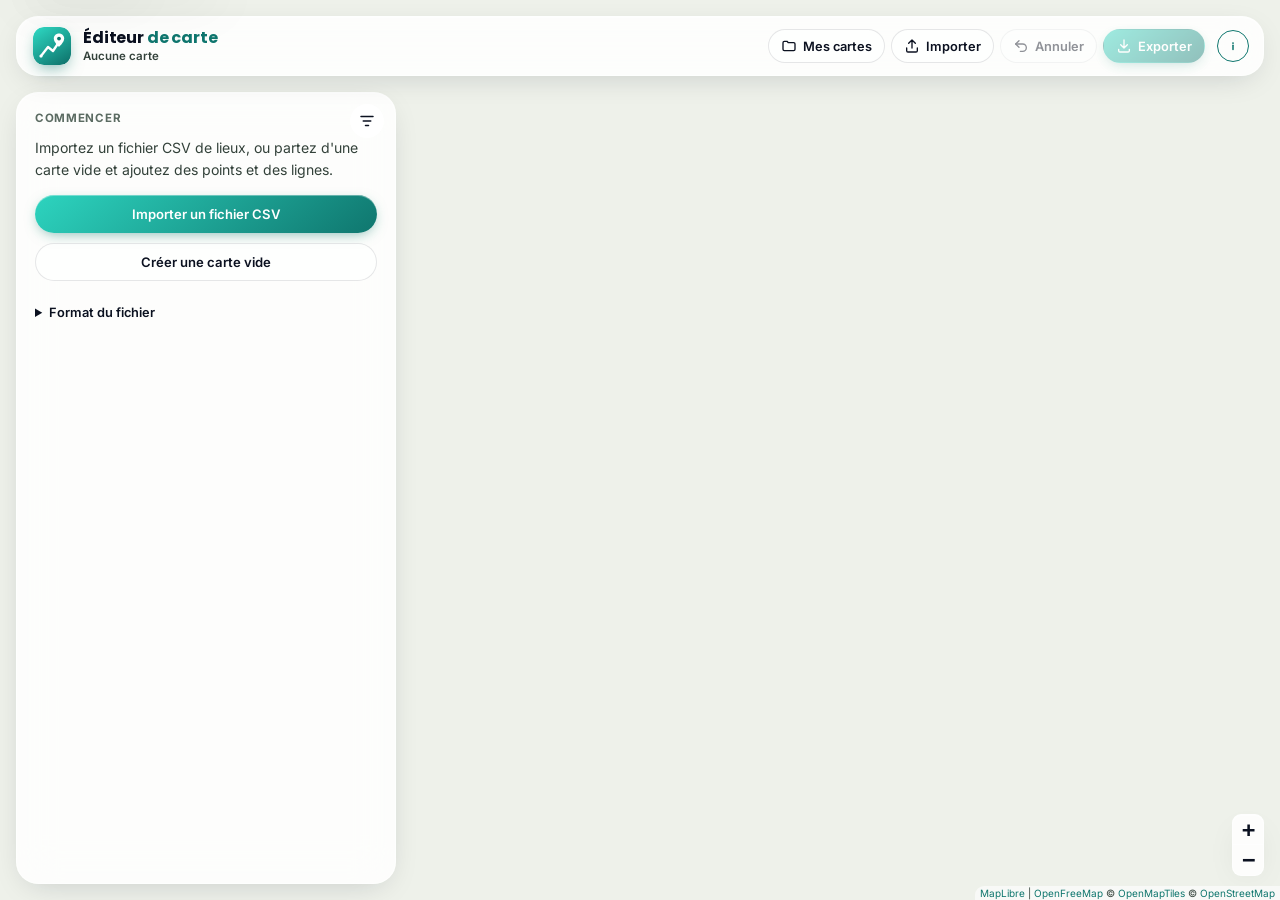
<file: index.html>
<!DOCTYPE html>
<html lang="fr-CA">
<head>
  <meta charset="UTF-8">
  <meta name="viewport" content="width=device-width, initial-scale=1.0, viewport-fit=cover">
  <title>Éditeur de carte</title>
  <meta name="description" content="Importer un fichier CSV de lieux, placer et modifier des points et des lignes, puis publier la carte en une page HTML à intégrer dans un autre site. Tout reste dans le navigateur.">
  <meta name="author" content="Gabriel Fortin">
  <link rel="author" href="https://gabfortin.com">
  <meta name="app-version" content="1.0.2">
  <meta name="theme-color" content="#eef1ea" media="(prefers-color-scheme: light)">
  <meta name="theme-color" content="#0b1310" media="(prefers-color-scheme: dark)">
  <link rel="icon" type="image/svg+xml" href="img/icon.svg">

  <!-- Mesure d'audience anonyme, sans cookie (voir confidentialite.html) -->
  <script>window.goatcounter = {path: function(p) { return location.host + p }}</script>
  <script data-goatcounter="https://gabfortin.goatcounter.com/count" async src="//gc.zgo.at/count.js"></script>

  <link rel="preconnect" href="https://tiles.openfreemap.org" crossorigin>
  <link rel="preload" href="fonts/inter-latin.woff2" as="font" type="font/woff2" crossorigin>
  <link rel="stylesheet" href="vendor/carte/maplibre-gl.css?v=1.0.2">
  <link rel="stylesheet" href="vendor/carte/carte.css?v=1.0.2">
  <link rel="stylesheet" href="css/style.css?v=1.0.2">
</head>
<body>
  <a class="skip-link" href="#map">Passer à la carte</a>
  <a class="skip-link" href="#gfSidebar">Passer à la liste des lieux</a>

  <div id="map" role="region" aria-label="Carte en cours de modification" tabindex="0"></div>

  <header class="gf-header">
    <div class="gf-brand">
      <img src="img/icon.svg" class="gf-brand-mark" alt="" width="38" height="38">
      <div class="gf-brand-text">
        <h1 class="gf-brand-word">Éditeur <span>de carte</span></h1>
        <p class="gf-brand-sub"><span id="project-name">Aucune carte</span><span id="save-status" aria-live="polite"></span></p>
      </div>
    </div>
    <div class="gf-header-spacer"></div>
    <div class="gf-actions">
      <button class="gf-tool" type="button" id="btn-maps" aria-haspopup="dialog">
        <svg viewBox="0 0 24 24" aria-hidden="true" focusable="false"><path d="M3 7a2 2 0 0 1 2-2h4l2 2h8a2 2 0 0 1 2 2v8a2 2 0 0 1-2 2H5a2 2 0 0 1-2-2z"/></svg>
        <span>Mes cartes</span>
      </button>
      <button class="gf-tool" type="button" id="btn-import">
        <svg viewBox="0 0 24 24" aria-hidden="true" focusable="false"><path d="M12 15V3m0 0L7 8m5-5 5 5M4 15v4a2 2 0 0 0 2 2h12a2 2 0 0 0 2-2v-4"/></svg>
        <span>Importer</span>
      </button>
      <button class="gf-tool" type="button" id="btn-undo" disabled title="Annuler (Ctrl+Z)">
        <svg viewBox="0 0 24 24" aria-hidden="true" focusable="false"><path d="M9 14 4 9l5-5"/><path d="M4 9h10.5a5.5 5.5 0 0 1 0 11H11"/></svg>
        <span>Annuler</span>
      </button>
      <button class="gf-tool gf-tool-primary" type="button" id="btn-publish" aria-haspopup="dialog" disabled>
        <svg viewBox="0 0 24 24" aria-hidden="true" focusable="false"><path d="M12 3v12m0 0 5-5m-5 5-5-5M4 17v2a2 2 0 0 0 2 2h12a2 2 0 0 0 2-2v-2"/></svg>
        <span>Exporter</span>
      </button>
    </div>
    <button class="gf-info-btn" id="gfInfoBtn" type="button" aria-label="À propos de l'éditeur" aria-haspopup="dialog">
      <svg viewBox="0 0 24 24" fill="none" aria-hidden="true" focusable="false">
        <circle cx="12" cy="7.6" r="1.4" fill="currentColor"/>
        <path d="M12 11v6.2" stroke="currentColor" stroke-width="2.3" stroke-linecap="round"/>
      </svg>
    </button>
  </header>

  <input type="file" id="file-input" accept=".csv,.txt,.json,.html,.htm,text/csv,application/json,text/html" hidden>

  <!-- Bandeau d'aide pendant un ajout ou un placement -->
  <div class="mode-bar" id="mode-bar" role="status" hidden>
    <span id="mode-text"></span>
    <button type="button" class="gf-btn" id="mode-finish" hidden>Terminer la ligne</button>
    <button type="button" class="gf-btn gf-btn-ghost" id="mode-cancel">Annuler</button>
  </div>

  <button class="gf-sidebar-toggle" id="gfSidebarToggle" type="button" aria-label="Panneau des lieux" aria-expanded="true" aria-controls="gfSidebar">
    <svg viewBox="0 0 24 24" fill="none" stroke="currentColor" stroke-width="2" stroke-linecap="round" stroke-linejoin="round" aria-hidden="true" focusable="false"><path d="M4 6h16M7 12h10M10 18h4"/></svg>
  </button>

  <aside class="gf-sidebar" id="gfSidebar" aria-label="Lieux de la carte" tabindex="-1">

    <!-- Accueil : aucune carte ouverte -->
    <section class="panel" id="panel-welcome">
      <div class="gf-sidebar-header"><h2>Commencer</h2></div>
      <div class="welcome">
        <p>Importez un fichier CSV de lieux, ou partez d'une carte vide et ajoutez des points et des lignes.</p>
        <button type="button" class="gf-btn" data-action="import">Importer un fichier CSV</button>
        <button type="button" class="gf-btn gf-btn-ghost" data-action="new">Créer une carte vide</button>
        <details class="format-help">
          <summary>Format du fichier</summary>
          <p>Une ligne par lieu. Colonnes reconnues (export Mapme compatible) :</p>
          <ul>
            <li><code>name</code> : nom du lieu</li>
            <li><code>latitude</code>, <code>longitude</code> : position</li>
            <li><code>description</code> : texte, HTML simple accepté</li>
            <li><code>categories</code> : séparées par <code>;</code></li>
            <li><code>address</code>, <code>actionText</code>, <code>actionUrl</code></li>
            <li><code>geometry</code> : une ligne (tracé) en WKT, ex. <code>LINESTRING (-73.58 45.52, -73.57 45.53)</code></li>
          </ul>
          <p>Les autres colonnes sont gardées telles quelles et ressortent à l'export CSV.</p>
          <p>On peut aussi rouvrir une carte exportée en HTML ou un fichier de projet (.json).</p>
        </details>
      </div>
    </section>

    <!-- Liste des lieux -->
    <section class="panel" id="panel-list" hidden>
      <div class="gf-sidebar-header">
        <h2 id="list-title">Lieux <span class="gf-count" id="list-count"></span></h2>
      </div>
      <div class="list-tools">
        <div class="add-row" role="group" aria-labelledby="add-row-label">
          <span class="add-row-label" id="add-row-label">Ajouter</span>
          <button type="button" class="gf-btn" id="btn-add-point" aria-label="Ajouter un point" title="Ajouter un point">
            <svg viewBox="0 0 24 24" aria-hidden="true" focusable="false"><path d="M12 21s-7-6.1-7-11.5A7 7 0 0 1 19 9.5C19 14.9 12 21 12 21z"/><circle cx="12" cy="9.5" r="2.5"/></svg>
            Point
          </button>
          <button type="button" class="gf-btn gf-btn-ghost" id="btn-add-line" aria-label="Ajouter une ligne" title="Ajouter une ligne">
            <svg viewBox="0 0 24 24" aria-hidden="true" focusable="false"><path d="M4 18 10 8l5 6 5-9"/><circle cx="4" cy="18" r="1.6"/><circle cx="20" cy="5" r="1.6"/></svg>
            Ligne
          </button>
          <button type="button" class="gf-btn gf-btn-ghost" id="btn-add-area" aria-label="Ajouter une zone" title="Ajouter une zone (polygone)">
            <svg viewBox="0 0 24 24" aria-hidden="true" focusable="false"><path d="M5 7 12 3.5 19.5 8 17.5 19 7 20.5 3.5 13z" stroke-linejoin="round"/></svg>
            Zone
          </button>
        </div>
        <div class="search">
          <label class="sr-only" for="search">Rechercher un lieu</label>
          <svg viewBox="0 0 24 24" aria-hidden="true" focusable="false"><circle cx="11" cy="11" r="7"/><path d="m20 20-3.5-3.5"/></svg>
          <input id="search" type="search" placeholder="Rechercher" autocomplete="off">
        </div>
        <div class="chips" id="filters" role="group" aria-label="Filtrer les lieux"></div>
        <button type="button" class="link-btn" id="btn-settings">Réglages de la carte : titre, texte, couleurs</button>
      </div>
      <p class="sr-only" id="list-status" aria-live="polite"></p>
      <ul class="feature-list" id="feature-list" aria-labelledby="list-title"></ul>
    </section>

    <!-- Fiche d'un lieu -->
    <section class="panel" id="panel-edit" hidden>
      <div class="edit-head">
        <button type="button" class="link-btn back-btn" id="btn-back">← Tous les lieux</button>
      </div>
      <form class="edit-form" id="edit-form" autocomplete="off" novalidate>
        <p class="kind-badge" id="edit-kind"></p>
        <div class="issue-note" id="edit-issue" hidden></div>

        <!-- Ligne ou zone : point auquel elle est rattachée (colonne parentId) -->
        <div class="field attach-field" id="attach-field" hidden>
          <span id="attach-label">Lieu rattaché</span>
          <p class="position-text" id="attach-text"></p>
          <div class="position-actions">
            <button type="button" class="gf-btn gf-btn-ghost small" id="btn-attach">Choisir un point sur la carte</button>
            <button type="button" class="gf-btn gf-btn-ghost small" id="btn-goto-parent" hidden>Ouvrir ce lieu</button>
            <button type="button" class="gf-btn gf-btn-ghost small" id="btn-detach" hidden>Détacher</button>
          </div>
          <label class="attach-select">
            <span>ou choisir dans la liste</span>
            <select id="f-parent"></select>
          </label>
        </div>

        <!-- Point : lignes et zones qui lui sont rattachées -->
        <div class="field" id="children-field" hidden>
          <span>Lignes et zones rattachées</span>
          <ul class="children-list" id="children-list"></ul>
        </div>

        <label class="field">
          <span>Nom</span>
          <input type="text" id="f-name" data-role="name">
        </label>

        <div class="field">
          <span id="cats-label">Catégories</span>
          <div class="cat-input" id="cat-input">
            <ul class="cat-chips" id="cat-chips" aria-labelledby="cats-label"></ul>
            <input type="text" id="f-cat" list="cat-options" placeholder="Ajouter une catégorie" aria-labelledby="cats-label" aria-describedby="cat-help">
            <datalist id="cat-options"></datalist>
          </div>
          <small id="cat-help">Entrée pour ajouter. Une catégorie existante garde sa couleur.</small>
        </div>

        <label class="field">
          <span>Adresse</span>
          <input type="text" id="f-address" data-role="address">
        </label>

        <div class="field">
          <span id="desc-label">Description</span>
          <div class="rte">
            <div class="rte-bar" role="toolbar" aria-label="Mise en forme">
              <button type="button" data-cmd="bold" aria-label="Gras" title="Gras"><b>G</b></button>
              <button type="button" data-cmd="italic" aria-label="Italique" title="Italique"><i>I</i></button>
              <button type="button" data-cmd="insertUnorderedList" aria-label="Liste à puces" title="Liste à puces">•≡</button>
              <button type="button" data-cmd="createLink" aria-label="Ajouter un lien" title="Lien">🔗</button>
              <button type="button" data-cmd="removeFormat" aria-label="Retirer la mise en forme" title="Retirer la mise en forme">⌫</button>
              <button type="button" class="rte-source" id="rte-source" aria-pressed="false" title="Voir le code HTML d'origine">HTML</button>
            </div>
            <div class="rte-area" id="f-desc" contenteditable="true" role="textbox" aria-multiline="true" aria-labelledby="desc-label"></div>
            <textarea class="rte-code" id="f-desc-code" aria-labelledby="desc-label" spellcheck="false" hidden></textarea>
          </div>
        </div>

        <div class="field-row">
          <label class="field">
            <span>Texte du lien</span>
            <input type="text" id="f-actionText" data-role="actionText" placeholder="En savoir plus">
          </label>
          <label class="field">
            <span>Adresse du lien</span>
            <input type="url" id="f-actionUrl" data-role="actionUrl" placeholder="https://">
          </label>
        </div>

        <div class="field position" id="position-field">
          <span>Position</span>
          <p class="position-text" id="position-text"></p>
          <div class="position-actions">
            <button type="button" class="gf-btn gf-btn-ghost small" id="btn-place">Placer sur la carte</button>
            <button type="button" class="gf-btn gf-btn-ghost small" id="btn-zoom">Centrer la carte</button>
            <button type="button" class="gf-btn gf-btn-ghost small" id="btn-extend" hidden>Prolonger la ligne</button>
          </div>
        </div>

        <details class="other-fields" id="other-fields">
          <summary>Autres colonnes du fichier</summary>
          <div id="other-fields-list"></div>
        </details>

        <div class="danger-row">
          <button type="button" class="gf-btn gf-btn-danger" id="btn-delete">Supprimer ce lieu</button>
        </div>
      </form>
    </section>
  </aside>
  <div class="gf-sidebar-scrim" id="gfSidebarScrim"></div>

  <!-- Mes cartes -->
  <dialog class="gf-dialog" id="dlg-maps" aria-labelledby="dlg-maps-title">
    <form method="dialog" class="dlg-close-form"><button class="gf-info-close" aria-label="Fermer">✕</button></form>
    <h2 id="dlg-maps-title">Mes cartes</h2>
    <p class="dlg-note">Les cartes sont enregistrées automatiquement dans ce navigateur, sur cet appareil seulement. Pour les garder ailleurs, téléchargez le fichier de projet (Exporter).</p>
    <div class="dlg-actions">
      <button type="button" class="gf-btn" data-action="new">Nouvelle carte vide</button>
      <button type="button" class="gf-btn gf-btn-ghost" data-action="import">Ouvrir un fichier</button>
    </div>
    <ul class="maps-list" id="maps-list"></ul>
  </dialog>

  <!-- Réglages de la carte -->
  <dialog class="gf-dialog" id="dlg-settings" aria-labelledby="dlg-settings-title">
    <form method="dialog" class="dlg-close-form"><button class="gf-info-close" aria-label="Fermer">✕</button></form>
    <h2 id="dlg-settings-title">Réglages de la carte</h2>
    <label class="field">
      <span>Titre</span>
      <input type="text" id="s-title">
    </label>
    <label class="field">
      <span>Texte « À propos » de la carte publiée</span>
      <textarea id="s-about" rows="4" placeholder="Ce que montre la carte, d'où viennent les données, qui l'a réalisée."></textarea>
    </label>
    <div class="field-row">
      <label class="field color-field">
        <span>Couleur principale</span>
        <input type="color" id="s-accent">
      </label>
      <label class="check">
        <input type="checkbox" id="s-bycat">
        <span>Colorer les lieux selon leur première catégorie</span>
      </label>
    </div>
    <div id="cat-section">
      <h3 class="dlg-sub">Couleur et icône des catégories</h3>
      <p class="dlg-note">Un lieu prend la couleur et l'icône de sa première catégorie. Ces choix sont enregistrés avec la carte (projet et page HTML), pas dans le CSV.</p>
      <ul class="cat-colors" id="cat-colors"></ul>
    </div>
    <!-- Les réglages s'enregistrent à chaque modification : ce bouton ne fait que fermer. -->
    <form method="dialog" class="dlg-foot">
      <p class="dlg-foot-note" id="s-foot-note">Les modifications sont enregistrées automatiquement.</p>
      <button type="submit" class="gf-btn" id="s-done">Terminé</button>
    </form>
  </dialog>

  <!-- Exporter -->
  <dialog class="gf-dialog" id="dlg-publish" aria-labelledby="dlg-publish-title">
    <form method="dialog" class="dlg-close-form"><button class="gf-info-close" aria-label="Fermer">✕</button></form>
    <h2 id="dlg-publish-title">Exporter la carte</h2>
    <div class="export-card">
      <div>
        <h3>Page HTML à publier</h3>
        <p>Une seule page qui contient la carte, les données et le code. À téléverser sur un site ou à intégrer avec un <code>&lt;iframe&gt;</code>. Elle peut aussi être rouverte ici pour la modifier.</p>
      </div>
      <div class="export-buttons">
        <button type="button" class="gf-btn" id="btn-export-html">Télécharger la page HTML</button>
        <button type="button" class="gf-btn gf-btn-ghost" id="btn-preview">Aperçu dans un nouvel onglet</button>
      </div>
    </div>
    <div class="embed">
      <label for="embed-code">Code d'intégration (une fois la page en ligne, remplacer l'adresse)</label>
      <textarea id="embed-code" rows="3" readonly></textarea>
      <button type="button" class="link-btn" id="btn-copy-embed">Copier le code</button>
    </div>
    <div class="export-card">
      <div>
        <h3>Fichier CSV</h3>
        <p>Mêmes colonnes et même ordre que le fichier importé, avec vos modifications. Les lignes (tracés) sont dans la colonne <code>geometry</code>.</p>
      </div>
      <div class="export-buttons"><button type="button" class="gf-btn gf-btn-ghost" id="btn-export-csv">Télécharger le CSV</button></div>
    </div>
    <div class="export-card">
      <div>
        <h3>Fichier de projet</h3>
        <p>Copie complète de la carte (.json), pour la sauvegarder ailleurs ou l'ouvrir sur un autre appareil.</p>
      </div>
      <div class="export-buttons"><button type="button" class="gf-btn gf-btn-ghost" id="btn-export-json">Télécharger le projet</button></div>
    </div>
  </dialog>

  <!-- Rapport d'import -->
  <dialog class="gf-dialog" id="dlg-report" aria-labelledby="dlg-report-title">
    <form method="dialog" class="dlg-close-form"><button class="gf-info-close" aria-label="Fermer">✕</button></form>
    <h2 id="dlg-report-title">Fichier importé</h2>
    <div id="report-body"></div>
    <form method="dialog" class="dlg-actions"><button class="gf-btn">Voir la carte</button></form>
  </dialog>

  <!-- À propos -->
  <div class="gf-info-overlay" id="gfInfoOverlay" role="dialog" aria-modal="true" aria-labelledby="gfInfoTitle">
    <div class="gf-info-panel" tabindex="-1">
      <button class="gf-info-close" id="gfInfoClose" type="button" aria-label="Fermer">✕</button>
      <h2 id="gfInfoTitle">Éditeur de carte</h2>
      <p>Cet outil sert à monter une carte de lieux à partir d'un fichier CSV (par exemple un export Mapme), à la corriger et à la publier en une page HTML autonome, à intégrer dans un autre site.</p>
      <p><strong>Vos données restent sur votre appareil.</strong> Le fichier est lu par votre navigateur et les cartes sont enregistrées dans ce navigateur seulement. Rien n'est envoyé à un serveur.</p>
      <h3>Comment faire</h3>
      <div class="gf-faq">
        <details>
          <summary>Déplacer un point ou une ligne</summary>
          <p>Sélectionnez le lieu (sur la carte ou dans la liste), puis glissez le point, ou les sommets de la ligne. Clic droit sur un sommet pour le retirer.</p>
        </details>
        <details>
          <summary>Lieux « à vérifier »</summary>
          <p>Ce sont les lignes du fichier sans position, ou placées à plus de 100 km des autres (souvent une adresse mal géocodée). Ils restent dans le CSV exporté ; ceux sans position n'apparaissent pas sur la carte publiée.</p>
        </details>
        <details>
          <summary>Publier la carte</summary>
          <p>Exporter → Télécharger la page HTML. Mettez le fichier en ligne (GitHub Pages, votre site), puis intégrez-le avec le code d'<code>iframe</code> fourni. Elle s'affiche aussi ouverte directement depuis votre disque.</p>
        </details>
      </div>
      <h3>Conçu par</h3>
      <a class="gf-person" href="https://gabfortin.com" target="_blank" rel="noopener author">
        <img src="img/avatar.jpg" alt="" width="48" height="48" loading="lazy">
        <span>
          <strong>Gabriel Fortin</strong>
          <span>Conseiller d'arrondissement du Plateau-Mont-Royal, district de Jeanne-Mance</span>
        </span>
      </a>
      <p class="gf-note">Projet personnel : cet outil n'est pas un service de l'arrondissement du Plateau-Mont-Royal ni de la Ville de Montréal.</p>
      <p>Développé par <a href="https://gabfortin.com" target="_blank" rel="noopener">Gabriel Fortin</a> · <a href="confidentialite.html">Politique de confidentialité</a></p>
    </div>
  </div>

  <div id="toast" role="status" aria-live="polite"><span id="toast-text"></span><button type="button" id="toast-action" hidden></button></div>

  <noscript><p class="noscript">Cet outil requiert JavaScript.</p></noscript>

  <script src="vendor/carte/maplibre-gl.js?v=1.0.2" defer></script>
  <script src="vendor/carte/carte.js?v=1.0.2" defer></script>
  <script src="js/csv.js?v=1.0.2" defer></script>
  <script src="js/sanitize.js?v=1.0.2" defer></script>
  <script src="js/icons.js?v=1.0.2" defer></script>
  <script src="js/model.js?v=1.0.2" defer></script>
  <script src="js/store.js?v=1.0.2" defer></script>
  <script src="js/export-html.js?v=1.0.2" defer></script>
  <script src="js/app.js?v=1.0.2" defer></script>
</body>
</html>
</file>
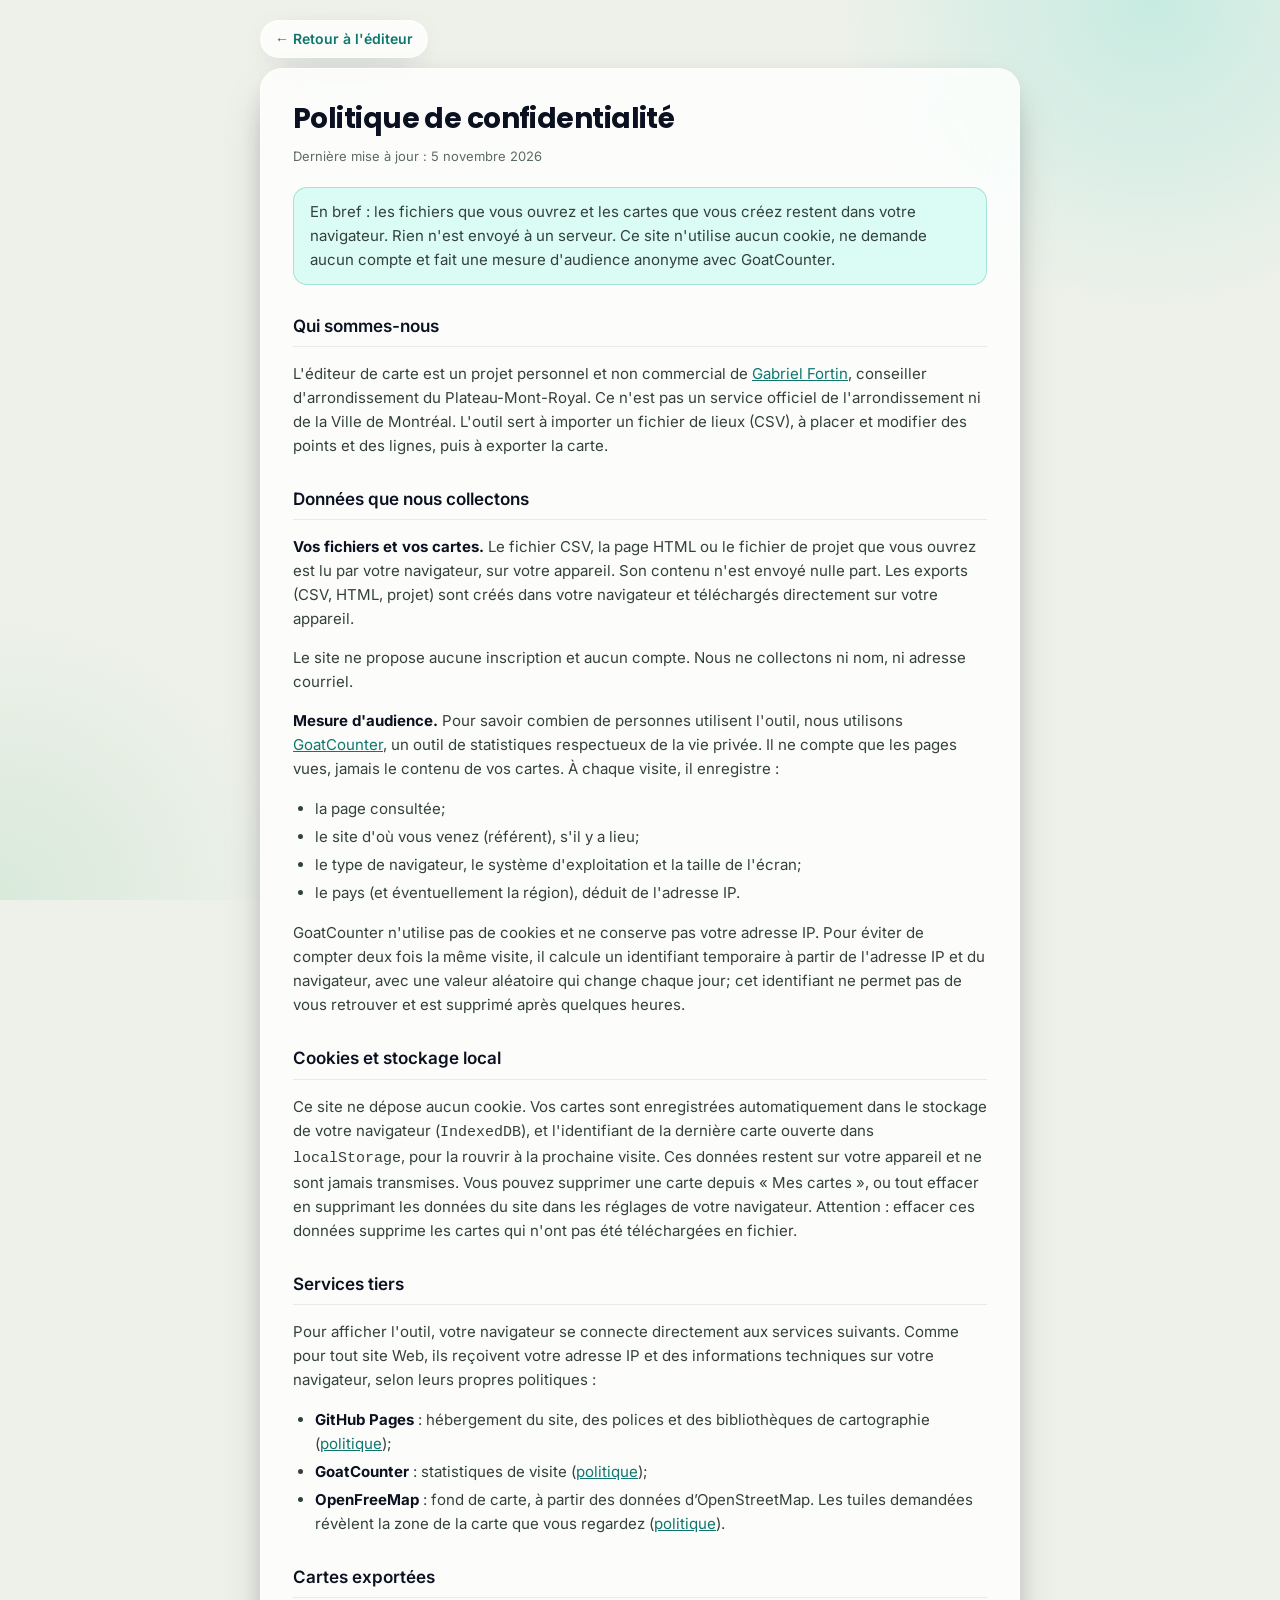
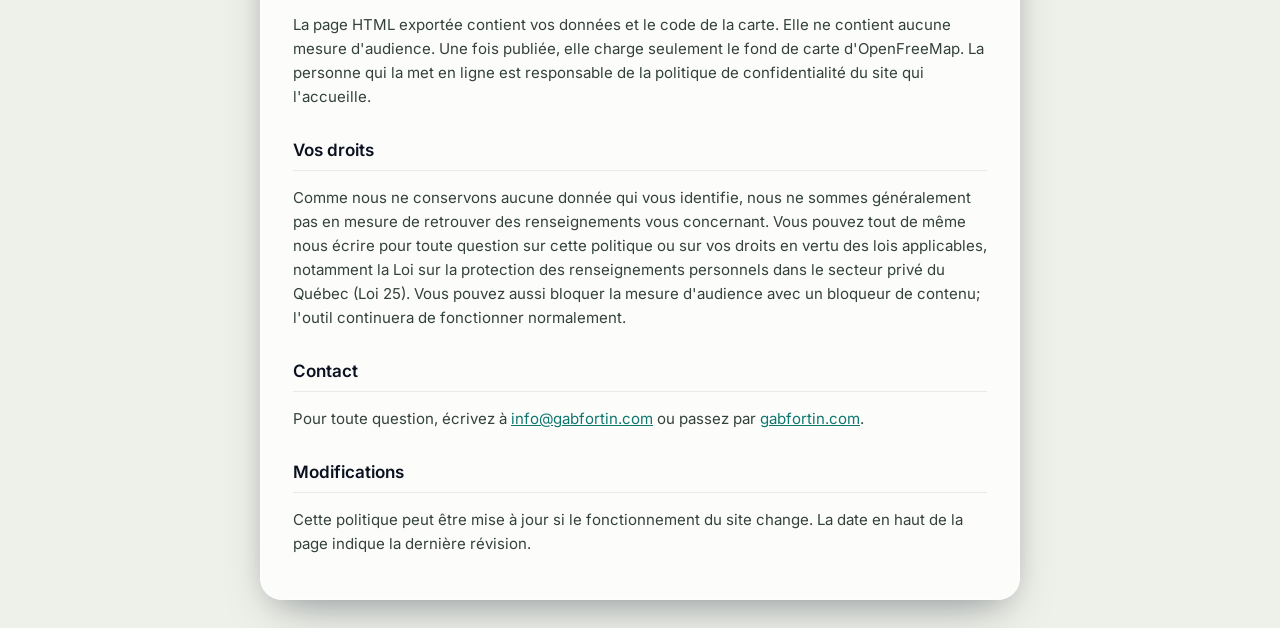
<file: confidentialite.html>
<!DOCTYPE html>
<html lang="fr-CA">
<head>
  <meta charset="UTF-8">
  <meta name="viewport" content="width=device-width, initial-scale=1">
  <title>Confidentialité · Éditeur de carte</title>
  <meta name="description" content="Politique de confidentialité de l'éditeur de carte : les fichiers et les cartes restent dans votre navigateur, aucun cookie, mesure d'audience anonyme.">
  <meta name="author" content="Gabriel Fortin">
  <meta name="theme-color" content="#eef1ea" media="(prefers-color-scheme: light)">
  <meta name="theme-color" content="#0b1310" media="(prefers-color-scheme: dark)">
  <link rel="icon" type="image/svg+xml" href="img/icon.svg">
  <script>window.goatcounter = {path: function(p) { return location.host + p }}</script>
  <script data-goatcounter="https://gabfortin.goatcounter.com/count" async src="//gc.zgo.at/count.js"></script>
  <style>
    @font-face { font-family: 'Inter'; font-display: swap; font-weight: 100 900; src: url('fonts/inter-latin.woff2') format('woff2'); }
    @font-face { font-family: 'Poppins'; font-display: swap; font-weight: 700; src: url('fonts/poppins-700-latin.woff2') format('woff2'); }
    :root {
      color-scheme: light;
      --brand: #0d9488; --brand-ink: #0f766e;
      --ink-900: #0b1120; --ink-700: #33413a; --ink-500: #5b6b62;
      --glass-strong: rgba(255, 255, 255, 0.82); --glass-border: rgba(255, 255, 255, 0.55);
      --glass-shadow: 0 8px 32px -12px rgba(15, 23, 42, 0.22), 0 20px 50px -18px rgba(11, 17, 32, 0.35);
      --hairline: rgba(11, 17, 32, 0.08);
      --summary-bg: rgba(204, 251, 241, 0.7); --summary-border: rgba(13, 148, 136, 0.25);
      --page: #eef1ea;
      --mesh-1: rgba(45, 212, 191, 0.2); --mesh-2: rgba(22, 163, 74, 0.1);
    }
    @media (prefers-color-scheme: dark) {
      :root {
        color-scheme: dark;
        --brand-ink: #5eead4;
        --ink-900: #e4eee8; --ink-700: #b4c4bb; --ink-500: #8b9d94;
        --glass-strong: rgba(34, 45, 40, 0.82); --glass-border: rgba(255, 255, 255, 0.08);
        --glass-shadow: 0 1px 1px rgba(0, 0, 0, 0.2), 0 24px 60px -16px rgba(0, 0, 0, 0.6);
        --hairline: rgba(255, 255, 255, 0.08);
        --summary-bg: rgba(13, 148, 136, 0.16); --summary-border: rgba(94, 234, 212, 0.25);
        --page: #0b1310;
        --mesh-1: rgba(45, 212, 191, 0.1); --mesh-2: rgba(29, 184, 96, 0.07);
      }
    }
    * { box-sizing: border-box; }
    html { background: var(--page); }
    body {
      font-family: 'Inter', -apple-system, BlinkMacSystemFont, 'Segoe UI', sans-serif; -webkit-font-smoothing: antialiased;
      color: var(--ink-700); line-height: 1.6; margin: 0; padding: 0 16px 32px; min-height: 100vh;
      background: radial-gradient(40vmax 40vmax at 90% 0%, var(--mesh-1), transparent 62%),
                  radial-gradient(36vmax 36vmax at 0% 100%, var(--mesh-2), transparent 62%), var(--page);
      background-attachment: fixed;
    }
    :focus-visible { outline: 3px solid var(--brand); outline-offset: 2px; border-radius: 9px; }
    main { max-width: 760px; margin: 0 auto; }
    .back {
      display: inline-block; margin: 20px 0 10px; padding: 7px 14px; border-radius: 999px;
      background: var(--glass-strong); border: 1px solid var(--glass-border); box-shadow: var(--glass-shadow);
      color: var(--brand-ink); text-decoration: none; font-size: 14px; font-weight: 600;
    }
    .back:hover { text-decoration: underline; }
    .card {
      background: var(--glass-strong); -webkit-backdrop-filter: blur(20px) saturate(180%); backdrop-filter: blur(20px) saturate(180%);
      border: 1px solid var(--glass-border); border-radius: 22px; box-shadow: var(--glass-shadow); padding: 28px 32px;
    }
    h1 { font-family: 'Poppins', 'Inter', sans-serif; color: var(--ink-900); font-size: 28px; font-weight: 700; letter-spacing: -0.02em; margin: 0 0 4px; }
    .updated { color: var(--ink-500); font-size: 13px; margin: 0 0 20px; }
    h2 { color: var(--ink-900); font-size: 17px; font-weight: 600; margin: 28px 0 8px; padding-bottom: 6px; border-bottom: 1px solid var(--hairline); }
    p, li { font-size: 15px; }
    ul { padding-left: 22px; }
    li { margin: 4px 0; }
    a { color: var(--brand-ink); }
    strong { color: var(--ink-900); }
    .summary { background: var(--summary-bg); border: 1px solid var(--summary-border); border-radius: 14px; padding: 12px 16px; margin: 0 0 8px; }
    @media (max-width: 600px) { .card { padding: 20px 18px; } h1 { font-size: 22px; } }
  </style>
</head>
<body>
<main>
  <a class="back" href="./">← Retour à l'éditeur</a>
  <div class="card">
    <h1>Politique de confidentialité</h1>
    <p class="updated">Dernière mise à jour : 5 novembre 2026</p>

    <p class="summary">En bref : les fichiers que vous ouvrez et les cartes que vous créez restent dans votre navigateur. Rien n'est envoyé à un serveur. Ce site n'utilise aucun cookie, ne demande aucun compte et fait une mesure d'audience anonyme avec GoatCounter.</p>

    <h2>Qui sommes-nous</h2>
    <p>L'éditeur de carte est un projet personnel et non commercial de <a href="https://gabfortin.com" target="_blank" rel="noopener">Gabriel Fortin</a>, conseiller d'arrondissement du Plateau-Mont-Royal. Ce n'est pas un service officiel de l'arrondissement ni de la Ville de Montréal. L'outil sert à importer un fichier de lieux (CSV), à placer et modifier des points et des lignes, puis à exporter la carte.</p>

    <h2>Données que nous collectons</h2>
    <p><strong>Vos fichiers et vos cartes.</strong> Le fichier CSV, la page HTML ou le fichier de projet que vous ouvrez est lu par votre navigateur, sur votre appareil. Son contenu n'est envoyé nulle part. Les exports (CSV, HTML, projet) sont créés dans votre navigateur et téléchargés directement sur votre appareil.</p>
    <p>Le site ne propose aucune inscription et aucun compte. Nous ne collectons ni nom, ni adresse courriel.</p>
    <p><strong>Mesure d'audience.</strong> Pour savoir combien de personnes utilisent l'outil, nous utilisons <a href="https://www.goatcounter.com" target="_blank" rel="noopener">GoatCounter</a>, un outil de statistiques respectueux de la vie privée. Il ne compte que les pages vues, jamais le contenu de vos cartes. À chaque visite, il enregistre :</p>
    <ul>
      <li>la page consultée;</li>
      <li>le site d'où vous venez (référent), s'il y a lieu;</li>
      <li>le type de navigateur, le système d'exploitation et la taille de l'écran;</li>
      <li>le pays (et éventuellement la région), déduit de l'adresse IP.</li>
    </ul>
    <p>GoatCounter n'utilise pas de cookies et ne conserve pas votre adresse IP. Pour éviter de compter deux fois la même visite, il calcule un identifiant temporaire à partir de l'adresse IP et du navigateur, avec une valeur aléatoire qui change chaque jour; cet identifiant ne permet pas de vous retrouver et est supprimé après quelques heures.</p>

    <h2>Cookies et stockage local</h2>
    <p>Ce site ne dépose aucun cookie. Vos cartes sont enregistrées automatiquement dans le stockage de votre navigateur (<code>IndexedDB</code>), et l'identifiant de la dernière carte ouverte dans <code>localStorage</code>, pour la rouvrir à la prochaine visite. Ces données restent sur votre appareil et ne sont jamais transmises. Vous pouvez supprimer une carte depuis « Mes cartes », ou tout effacer en supprimant les données du site dans les réglages de votre navigateur. Attention : effacer ces données supprime les cartes qui n'ont pas été téléchargées en fichier.</p>

    <h2>Services tiers</h2>
    <p>Pour afficher l'outil, votre navigateur se connecte directement aux services suivants. Comme pour tout site Web, ils reçoivent votre adresse IP et des informations techniques sur votre navigateur, selon leurs propres politiques :</p>
    <ul>
      <li><strong>GitHub Pages</strong> : hébergement du site, des polices et des bibliothèques de cartographie (<a href="https://docs.github.com/fr/site-policy/privacy-policies/github-general-privacy-statement" target="_blank" rel="noopener">politique</a>);</li>
      <li><strong>GoatCounter</strong> : statistiques de visite (<a href="https://www.goatcounter.com/help/privacy" target="_blank" rel="noopener">politique</a>);</li>
      <li><strong>OpenFreeMap</strong> : fond de carte, à partir des données d’OpenStreetMap. Les tuiles demandées révèlent la zone de la carte que vous regardez (<a href="https://openfreemap.org/privacy/" target="_blank" rel="noopener">politique</a>).</li>
    </ul>

    <h2>Cartes exportées</h2>
    <p>La page HTML exportée contient vos données et le code de la carte. Elle ne contient aucune mesure d'audience. Une fois publiée, elle charge seulement le fond de carte d'OpenFreeMap. La personne qui la met en ligne est responsable de la politique de confidentialité du site qui l'accueille.</p>

    <h2>Vos droits</h2>
    <p>Comme nous ne conservons aucune donnée qui vous identifie, nous ne sommes généralement pas en mesure de retrouver des renseignements vous concernant. Vous pouvez tout de même nous écrire pour toute question sur cette politique ou sur vos droits en vertu des lois applicables, notamment la Loi sur la protection des renseignements personnels dans le secteur privé du Québec (Loi 25). Vous pouvez aussi bloquer la mesure d'audience avec un bloqueur de contenu; l'outil continuera de fonctionner normalement.</p>

    <h2>Contact</h2>
    <p>Pour toute question, écrivez à <a href="mailto:info@gabfortin.com">info@gabfortin.com</a> ou passez par <a href="https://gabfortin.com" target="_blank" rel="noopener">gabfortin.com</a>.</p>

    <h2>Modifications</h2>
    <p>Cette politique peut être mise à jour si le fonctionnement du site change. La date en haut de la page indique la dernière révision.</p>
  </div>
</main>
</body>
</html>
</file>
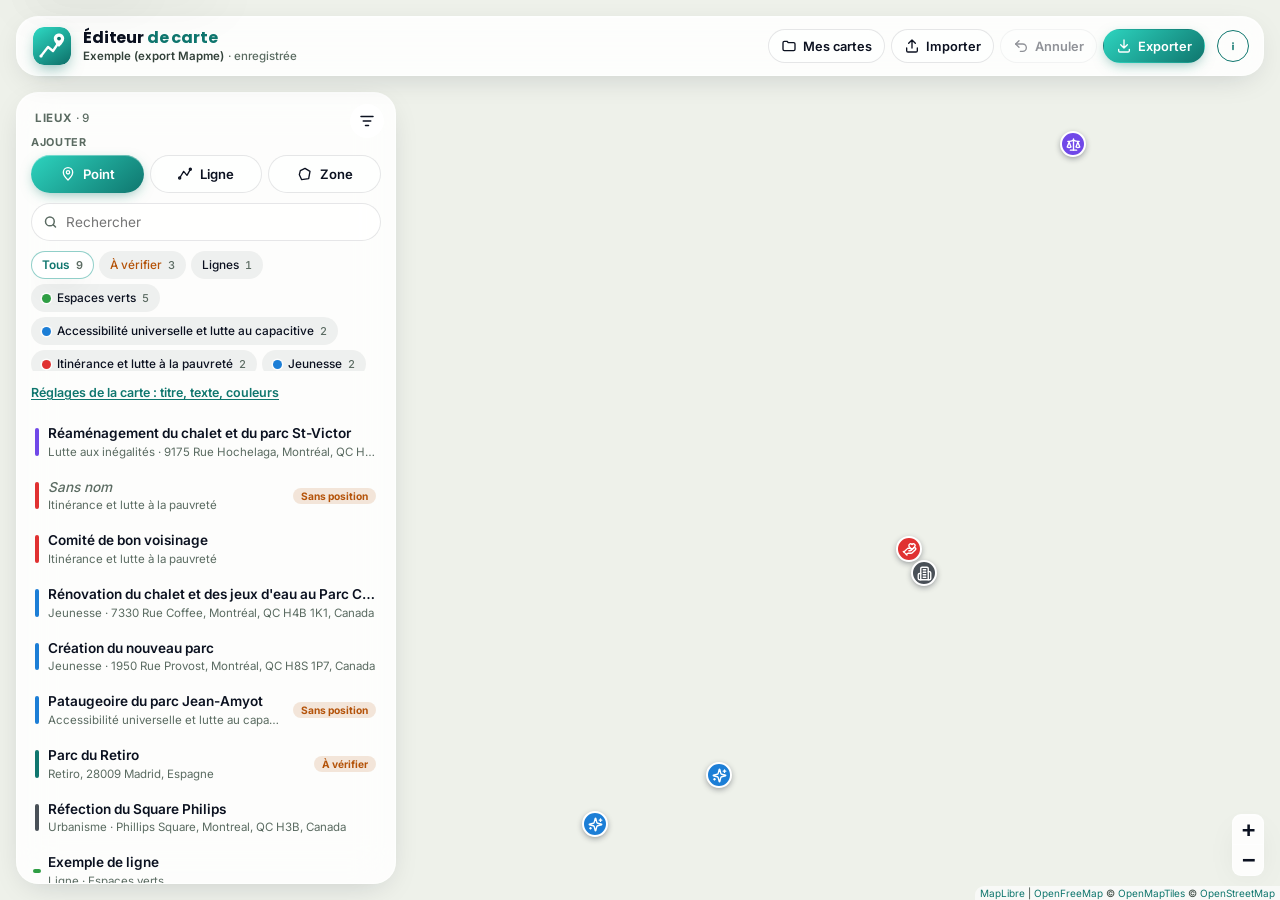
<file: tests/charger-exemple.html>
<!DOCTYPE html>
<html lang="fr-CA">
<head><meta charset="UTF-8"><title>Charger l'exemple · Éditeur de carte</title></head>
<body>
<p id="msg">Chargement de l'exemple…</p>
<script src="../js/csv.js"></script>
<script src="../js/sanitize.js"></script>
<script src="../js/model.js"></script>
<script src="../js/store.js"></script>
<script>
  // Enregistre exemple-mapme.csv comme carte dans ce navigateur, puis ouvre l'éditeur.
  // Utile pour essayer l'outil et pour les captures d'écran de vérification.
  fetch('exemple-mapme.csv').then(r => r.text()).then(text => {
    const p = Model.projectFromCsv(CSV.parse(text), 'exemple-mapme.csv');
    p.title = 'Exemple (export Mapme)';
    const line = Model.newFeature(p, 'line', [[45.5255, -73.5871], [45.5236, -73.5815], [45.5219, -73.5768], [45.5199, -73.5715]]);
    Model.set(p, line, 'name', 'Exemple de ligne');
    Model.setCategories(p, line, ['Espaces verts']);
    p.features.push(line);
    return Store.save(p);
  }).then(() => {
    const sel = new URLSearchParams(location.search).get('select');
    location.href = '../index.html' + (sel ? '#select=' + sel : '');
  }).catch(e => { document.getElementById('msg').textContent = 'Erreur : ' + e.message; });
</script>
</body>
</html>
</file>
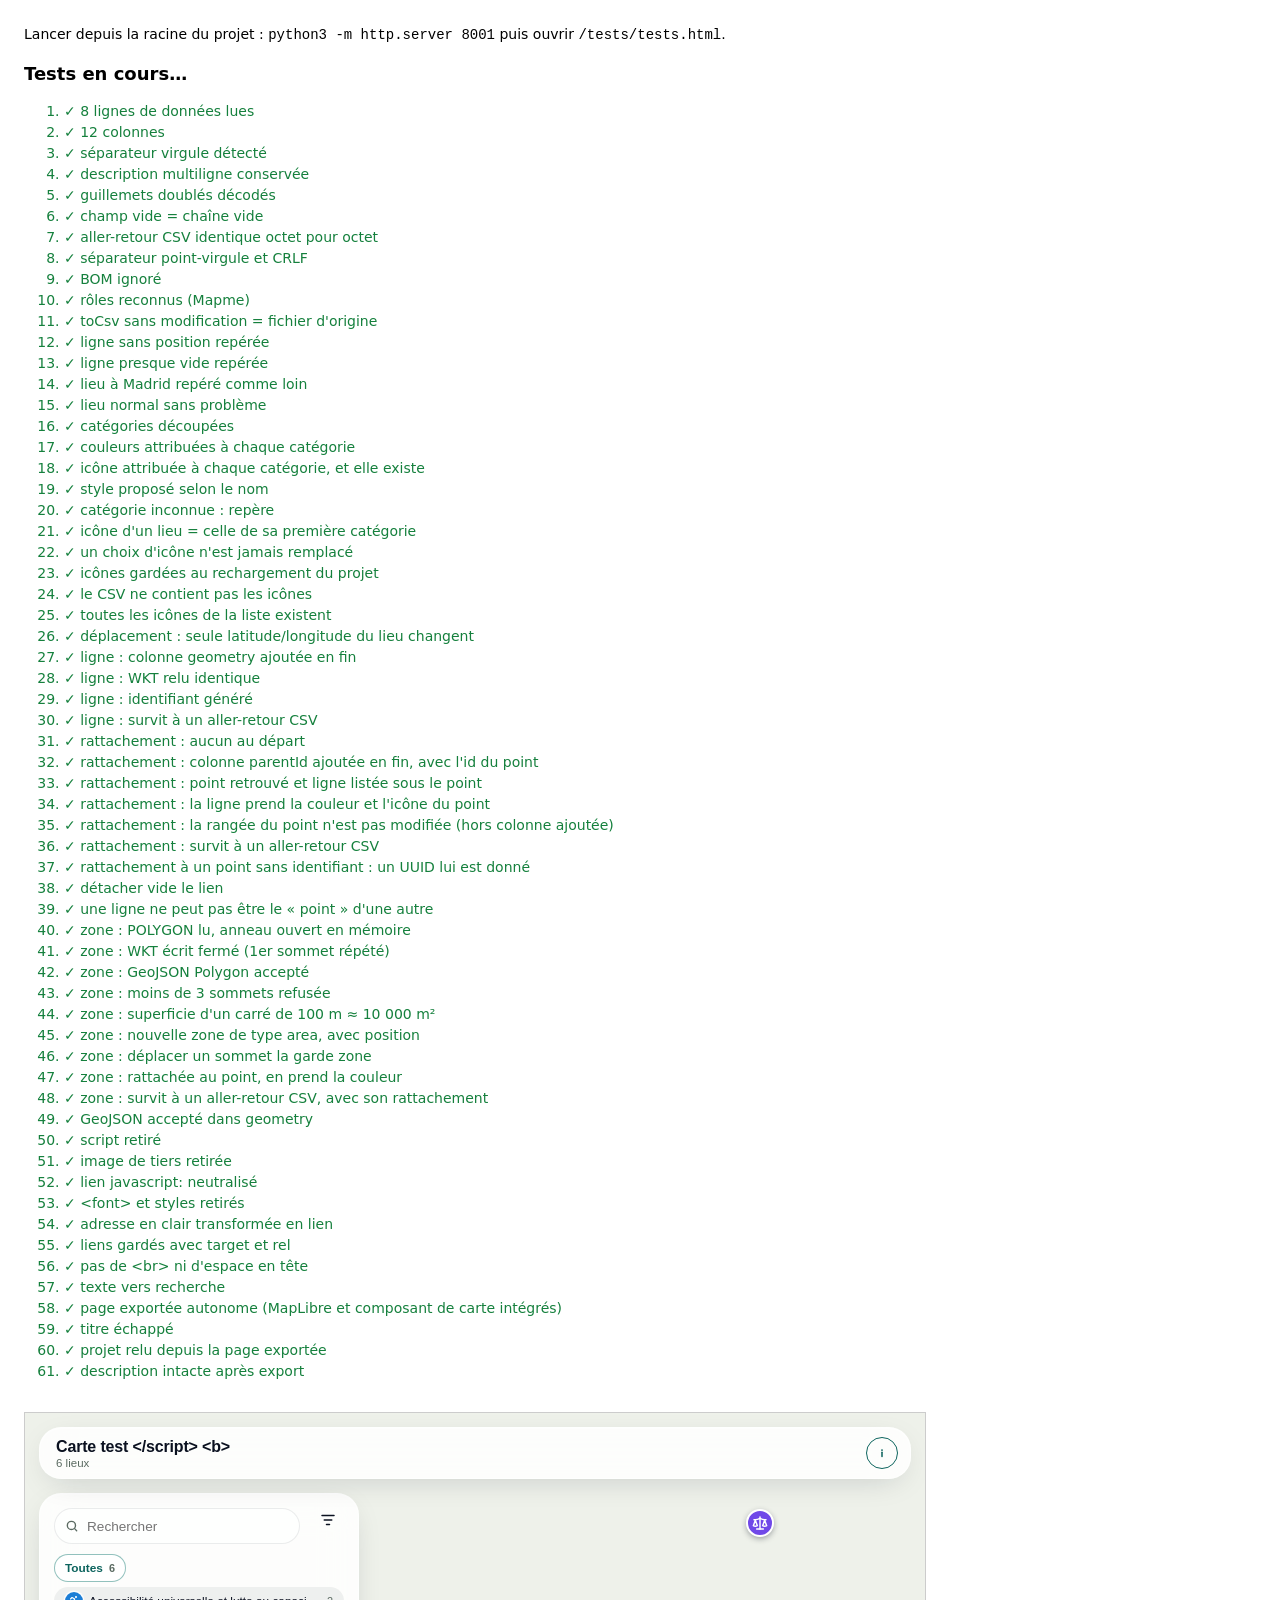
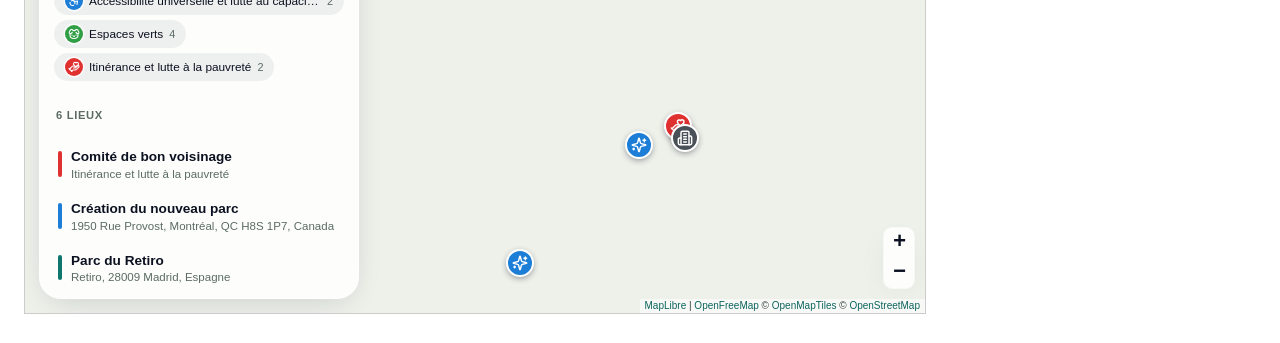
<file: tests/tests.html>
<!DOCTYPE html>
<html lang="fr-CA">
<head>
<meta charset="UTF-8">
<title>Tests · Éditeur de carte</title>
<style>
  body { font: 14px/1.5 system-ui, sans-serif; margin: 24px; }
  .ok { color: #15803d; } .ko { color: #b91c1c; font-weight: 700; }
  #summary { font-size: 18px; font-weight: 700; margin-bottom: 12px; }
  iframe { width: 900px; height: 500px; border: 1px solid #ccc; margin-top: 16px; }
</style>
</head>
<body>
<p>Lancer depuis la racine du projet : <code>python3 -m http.server 8001</code> puis ouvrir <code>/tests/tests.html</code>.</p>
<div id="summary">Tests en cours…</div>
<ol id="results"></ol>
<iframe id="viewer" title="Carte exportée"></iframe>
<meta name="app-version" content="test">
<script src="../js/csv.js"></script>
<script src="../js/sanitize.js"></script>
<script src="../js/icons.js"></script>
<script src="../js/model.js"></script>
<script>
  // export-html.js charge ses morceaux en chemins relatifs à la racine : on le fait depuis /tests/
  window.__base = '../';
</script>
<script src="../js/export-html.js"></script>
<script>
(async function () {
  const results = document.getElementById('results');
  let pass = 0, fail = 0;
  function check(label, cond, detail) {
    const li = document.createElement('li');
    li.className = cond ? 'ok' : 'ko';
    li.textContent = (cond ? '✓ ' : '✗ ') + label + (cond || detail === undefined ? '' : ' — ' + detail);
    results.appendChild(li);
    cond ? pass++ : fail++;
  }

  const text = await (await fetch('exemple-mapme.csv')).text();

  // ── CSV ──
  const parsed = CSV.parse(text);
  check('8 lignes de données lues', parsed.records.length === 8, parsed.records.length);
  check('12 colonnes', parsed.header.length === 12, parsed.header.length);
  check('séparateur virgule détecté', parsed.delimiter === ',');
  const d0 = parsed.records[0].description;
  check('description multiligne conservée', d0.split('\n').length > 3);
  check('guillemets doublés décodés', d0.includes('href="https://www.facebook.com/exemple"'));
  check('champ vide = chaîne vide', parsed.records[1].name === '' && parsed.records[1].categories === 'Itinérance et lutte à la pauvreté');
  check('aller-retour CSV identique octet pour octet', CSV.serialize(parsed.header, parsed.records, parsed) === text,
    'différence au caractère ' + [...CSV.serialize(parsed.header, parsed.records, parsed)].findIndex((c, i) => c !== text[i]));
  const semi = CSV.parse('a;b;c\r\n1;"x;y";3\r\n');
  check('séparateur point-virgule et CRLF', semi.delimiter === ';' && semi.eol === '\r\n' && semi.records[0].b === 'x;y');
  check('BOM ignoré', CSV.parse('﻿name,latitude\nA,1\n').header[0] === 'name');

  // ── Modèle ──
  const p = Model.projectFromCsv(parsed, 'exemple-mapme.csv');
  check('rôles reconnus (Mapme)', p.roles.name === 'name' && p.roles.lat === 'latitude' && p.roles.lng === 'longitude' && p.roles.id === 'mapmeId' && p.roles.actionUrl === 'actionUrl');
  check('toCsv sans modification = fichier d\'origine', Model.toCsv(p) === text);
  const a = Model.analyse(p);
  const issueOf = (id) => a.issues.get(p.features.find(f => f.row.mapmeId === id).uid);
  check('ligne sans position repérée', issueOf('d6422fb2-d312-4786-aa84-726446951852') === 'sans-position');
  check('ligne presque vide repérée', issueOf('1a664c6c-ac3d-43f7-9087-0eab9213b8ed') === 'sans-position');
  check('lieu à Madrid repéré comme loin', issueOf('0dd6ab4d-3b50-4497-b6ff-74ddf5f13fc8') === 'loin');
  check('lieu normal sans problème', issueOf('059151de-dbd1-4614-9fca-2e9c2fd7f989') === undefined);
  check('catégories découpées', Model.getCategories(p, p.features[0]).length === 3);
  check('couleurs attribuées à chaque catégorie', [...Model.categoryStats(p).keys()].every(c => /^#/.test(p.settings.categoryColors[c])));
  check('icône attribuée à chaque catégorie, et elle existe', [...Model.categoryStats(p).keys()].every(c => Icons.has(p.settings.categoryIcons[c])));
  check('style proposé selon le nom', Model.defaultStyle('Espaces verts').icon === 'trees' && Model.defaultStyle('AccèsLogis et Logement social').icon === 'house' &&
    Model.defaultStyle('Développement communautaire et social').icon === 'users' && Model.defaultStyle('Vélo et mobilité active').icon === 'bike');
  check('catégorie inconnue : repère', Model.defaultStyle('Zzz') === null && Model.iconOf(p, { row: { categories: '' } }) === Model.DEFAULT_ICON);
  check('icône d\'un lieu = celle de sa première catégorie', Model.iconOf(p, p.features[0]) === p.settings.categoryIcons[Model.getCategories(p, p.features[0])[0]]);
  p.settings.categoryIcons['Espaces verts'] = 'dog';
  Model.assignColors(p);
  check('un choix d\'icône n\'est jamais remplacé', p.settings.categoryIcons['Espaces verts'] === 'dog');
  check('icônes gardées au rechargement du projet', Model.revive(JSON.parse(JSON.stringify(p))).settings.categoryIcons['Espaces verts'] === 'dog');
  check('le CSV ne contient pas les icônes', Model.toCsv(p) === text);
  check('toutes les icônes de la liste existent', Icons.list.every(x => Icons.has(x.id)) && Icons.list.length >= 60);

  const moved = p.features[3];
  const before = JSON.stringify(p.features.filter(f => f !== moved).map(f => f.row));
  Model.setLatLng(p, moved, [45.5, -73.6]);
  check('déplacement : seule latitude/longitude du lieu changent', moved.row.latitude === '45.5' && moved.row.longitude === '-73.6' &&
    JSON.stringify(p.features.filter(f => f !== moved).map(f => f.row)) === before && moved.row.address === '7330 Rue Coffee, Montréal, QC H4B 1K1, Canada');

  const path = [[45.52, -73.58], [45.53, -73.57], [45.535, -73.565]];
  const line = Model.newFeature(p, 'line', path);
  p.features.push(line);
  Model.set(p, line, 'name', 'Piste test');
  check('ligne : colonne geometry ajoutée en fin', p.columns[p.columns.length - 1] === 'geometry' && p.features[0].row.geometry === '');
  check('ligne : WKT relu identique', JSON.stringify(Model.getPath(p, line)) === JSON.stringify(path));
  check('ligne : identifiant généré', /^[0-9a-f-]{36}$/.test(line.row.mapmeId));
  const reparsed = Model.projectFromCsv(CSV.parse(Model.toCsv(p)), 'x.csv');
  const relu = reparsed.features.find(f => f.row.name === 'Piste test');
  check('ligne : survit à un aller-retour CSV', relu && Model.kind(reparsed, relu) === 'line' && Model.getPath(reparsed, relu).length === 3);
  // Ligne rattachée à un point (colonne parentId)
  const pt = p.features[0];
  const ptRow = JSON.stringify(pt.row);
  check('rattachement : aucun au départ', Model.getParent(p, line) === null && !p.roles.parent);
  Model.setParent(p, line, pt);
  check('rattachement : colonne parentId ajoutée en fin, avec l\'id du point', p.columns[p.columns.length - 1] === 'parentId' && line.row.parentId === pt.row.mapmeId);
  check('rattachement : point retrouvé et ligne listée sous le point', Model.getParent(p, line) === pt && Model.childrenOf(p, pt)[0] === line);
  check('rattachement : la ligne prend la couleur et l\'icône du point', Model.colorOf(p, line) === Model.colorOf(p, pt) && Model.iconOf(p, line) === Model.iconOf(p, pt));
  check('rattachement : la rangée du point n\'est pas modifiée (hors colonne ajoutée)', JSON.stringify(Object.assign({}, pt.row, { parentId: undefined })) === JSON.stringify(Object.assign(JSON.parse(ptRow), { parentId: undefined })));
  const rp = Model.projectFromCsv(CSV.parse(Model.toCsv(p)), 'x.csv');
  const rl = rp.features.find(f => f.row.name === 'Piste test');
  check('rattachement : survit à un aller-retour CSV', rl && Model.getParent(rp, rl) && Model.getParent(rp, rl).row.mapmeId === pt.row.mapmeId);
  const sansId = Model.newFeature(p, 'point', [45.51, -73.57]); sansId.row.mapmeId = ''; p.features.push(sansId);
  const l2 = Model.newFeature(p, 'line', path); p.features.push(l2);
  Model.setParent(p, l2, sansId);
  check('rattachement à un point sans identifiant : un UUID lui est donné', /^[0-9a-f-]{36}$/.test(sansId.row.mapmeId) && Model.getParent(p, l2) === sansId);
  Model.setParent(p, l2, null);
  check('détacher vide le lien', l2.row.parentId === '' && Model.getParent(p, l2) === null);
  check('une ligne ne peut pas être le « point » d\'une autre', (Model.setParent(p, l2, line), Model.getParent(p, l2) === null));
  p.features.splice(p.features.indexOf(l2), 1);
  p.features.splice(p.features.indexOf(sansId), 1);

  // Zones (polygones)
  const ringWkt = 'POLYGON ((-73.58 45.52, -73.57 45.52, -73.57 45.53, -73.58 45.52))';
  const g1 = Model.parseGeometry(ringWkt);
  check('zone : POLYGON lu, anneau ouvert en mémoire', g1.type === 'area' && g1.path.length === 3 && g1.path[0][0] === 45.52 && g1.path[0][1] === -73.58);
  check('zone : WKT écrit fermé (1er sommet répété)', Model.toWkt(g1.path, 'area') === ringWkt);
  check('zone : GeoJSON Polygon accepté', Model.parseGeometry('{"type":"Polygon","coordinates":[[[-73.5,45.5],[-73.6,45.5],[-73.6,45.6],[-73.5,45.5]]]}').type === 'area');
  check('zone : moins de 3 sommets refusée', Model.parseGeometry('POLYGON ((-73.5 45.5, -73.6 45.5, -73.5 45.5))') === null);
  const sq = [[45.5, -73.6], [45.5, -73.6 + 100 / (111320 * Math.cos(45.5 * Math.PI / 180))], [45.5 + 100 / 111195, -73.6 + 100 / (111320 * Math.cos(45.5 * Math.PI / 180))], [45.5 + 100 / 111195, -73.6]];
  check('zone : superficie d\'un carré de 100 m ≈ 10 000 m²', Math.abs(Model.areaM2(sq) - 10000) < 100, Model.areaM2(sq));
  const zone = Model.newFeature(p, 'area', g1.path);
  p.features.push(zone);
  Model.set(p, zone, 'name', 'Zone test');
  check('zone : nouvelle zone de type area, avec position', Model.kind(p, zone) === 'area' && Model.hasPosition(p, zone) && Model.isShape(p, zone));
  const moved2 = Model.getPath(p, zone); moved2[0] = [45.521, -73.581]; Model.setPath(p, zone, moved2);
  check('zone : déplacer un sommet la garde zone', Model.kind(p, zone) === 'area' && zone.row.geometry.startsWith('POLYGON'));
  Model.setParent(p, zone, pt);
  check('zone : rattachée au point, en prend la couleur', Model.getParent(p, zone) === pt && Model.colorOf(p, zone) === Model.colorOf(p, pt) && Model.childrenOf(p, pt).includes(zone));
  const rz = Model.projectFromCsv(CSV.parse(Model.toCsv(p)), 'x.csv').features;
  const rzone = rz.find(f => f.row.name === 'Zone test');
  check('zone : survit à un aller-retour CSV, avec son rattachement', rzone && rzone.row.geometry === zone.row.geometry && rzone.row.parentId === pt.row.mapmeId);

  check('GeoJSON accepté dans geometry', Model.parseWkt('{"type":"LineString","coordinates":[[-73.5,45.5],[-73.6,45.6]]}')[1][0] === 45.6);

  // ── Nettoyage HTML ──
  const dirty = parsed.records[4].description;
  const clean = Sanitize.html(dirty);
  check('script retiré', !/script|alert\(1\)/.test(clean), clean);
  check('image de tiers retirée', !/<img|pixel/.test(clean), clean);
  check('lien javascript: neutralisé', !/javascript:/i.test(clean) && clean.includes('lien piégé'), clean);
  check('<font> et styles retirés', !/<font|style=/.test(clean), clean);
  check('adresse en clair transformée en lien', clean.includes('<a href="https://montreal.ca/articles/exemple"'), clean);
  const c0 = Sanitize.html(d0);
  check('liens gardés avec target et rel', /<a href="https:\/\/www\.facebook\.com\/exemple" target="_blank" rel="noopener noreferrer">/.test(c0), c0);
  check('pas de <br> ni d\'espace en tête', !/^\s*<br/.test(c0) && c0.startsWith('<p>'), c0.slice(0, 40));
  check('texte vers recherche', Sanitize.text('<p>Un&nbsp;<b>test</b></p>') === 'Un test');

  // ── Export HTML ──
  p.title = 'Carte test <\/script> <b>';
  p.about = 'Texte « à propos ».';
  const html = await ExportHtml.build(p);
  check('page exportée autonome (MapLibre et composant de carte intégrés)', html.includes('maplibregl') && html.includes('OpenFreeMap') && !/<script[^>]+src=/.test(html));
  check('titre échappé', html.includes('<title>Carte test &lt;/script&gt; &lt;b&gt;</title>'));
  const back = ExportHtml.extractProject(html);
  check('projet relu depuis la page exportée', back.features.length === p.features.length && back.title === p.title);
  check('description intacte après export', back.features[0].row.description === d0);

  // ── Carte exportée dans un iframe ──
  const frame = document.getElementById('viewer');
  frame.srcdoc = html;
  await new Promise(r => frame.onload = r);
  const doc = frame.contentDocument;
  // Carte du composant commun (MapLibre) : attendre que le fond soit chargé
  await new Promise(r => { const t0 = Date.now(); (function attendre() { const c = doc.getElementById('map')._carte; if ((c && c._loaded) || Date.now() - t0 > 15000) r(); else setTimeout(attendre, 100); })(); });
  const carte = doc.getElementById('map')._carte;
  const traces = []; carte.eachLayer(l => { if (l.getLatLngs) traces.push(l); });
  const items = doc.querySelectorAll('.item');
  // 10 lieux dont 2 sans position → 8 affichés (6 points + 1 ligne + 1 zone, toutes deux rattachées au 1er point, non listées à part)
  check('carte exportée : 6 lieux listés (ligne et zone rattachées comprises dans leur point)', items.length === 6, items.length);
  const nbElements = doc.querySelectorAll('.leaflet-marker-icon').length + traces.length;
  check('carte exportée : 8 éléments sur la carte', nbElements === 8, nbElements);
  const zoneCarte = traces.find(l => l.options.fill);
  check('carte exportée : zone remplie en semi-transparence', zoneCarte && zoneCarte.options.fillOpacity > 0 && zoneCarte.options.fillOpacity < .5, zoneCarte && zoneCarte.options.fillOpacity);
  check('carte exportée : lieux en disques avec icône', doc.querySelectorAll('.vw-disc svg').length === 6, doc.querySelectorAll('.vw-disc svg').length);
  check('carte exportée : filtres de catégorie', doc.querySelectorAll('.chip').length === Model.categoryStats(p).size + 1);
  doc.querySelector('.item').click();
  await new Promise(r => setTimeout(r, 2500));
  const pop = doc.querySelector('.leaflet-popup .pop');
  check('carte exportée : fenêtre du lieu ouverte au clic', !!pop, 'aucune fenêtre');
  check('carte exportée : aucune balise script dans la fenêtre', pop && !pop.querySelector('script'));
  frame.contentWindow.document.querySelector('.leaflet-popup-close-button')?.click();
  await new Promise(r => setTimeout(r, 300));
  // Clic sur la zone : les tracés sont dessinés dans le canevas de la carte, on clique au centre de la zone
  carte.fitBounds(zoneCarte.getBounds(), { animate: false });
  await new Promise(r => setTimeout(r, 600));
  const pt0 = carte.latLngToContainerPoint(zoneCarte.getBounds().getCenter());
  const canevas = doc.querySelector('.maplibregl-canvas'), box = canevas.getBoundingClientRect();
  const Souris = frame.contentWindow.MouseEvent;   // événement de la fenêtre de l'iframe : MapLibre l'exige
  for (const type of ['mousedown', 'mouseup', 'click']) canevas.dispatchEvent(new Souris(type, { bubbles: true, button: 0, clientX: box.x + pt0.x, clientY: box.y + pt0.y }));
  await new Promise(r => setTimeout(r, 400));
  const pop2 = doc.querySelector('.leaflet-popup .pop h2');
  check('carte exportée : le tracé rattaché (zone dessinée en premier) ouvre la fiche de son point', pop2 && pop2.textContent === Model.get(p, pt, 'name'), pop2 && pop2.textContent);

  document.getElementById('summary').textContent = fail ? `${fail} échec(s), ${pass} réussi(s)` : `Tous les tests passent (${pass})`;
  document.getElementById('summary').className = fail ? 'ko' : 'ok';
  document.body.dataset.done = fail ? 'fail' : 'pass';
})().catch(e => {
  document.getElementById('summary').textContent = 'Erreur : ' + e.message;
  document.getElementById('summary').className = 'ko';
  document.body.dataset.done = 'error';
  console.error(e);
});
</script>
</body>
</html>
</file>
<file: vendor/carte/maplibre-gl.css>
.maplibregl-map{font:12px/20px Helvetica Neue,Arial,Helvetica,sans-serif;overflow:hidden;position:relative;-webkit-tap-highlight-color:rgb(0 0 0/0)}.maplibregl-canvas{left:0;position:absolute;top:0}.maplibregl-map:fullscreen{height:100%;width:100%}.maplibregl-ctrl-group button.maplibregl-ctrl-compass{touch-action:none}.maplibregl-canvas-container.maplibregl-interactive,.maplibregl-ctrl-group button.maplibregl-ctrl-compass{cursor:grab;-webkit-user-select:none;-moz-user-select:none;user-select:none}.maplibregl-canvas-container.maplibregl-interactive.maplibregl-track-pointer{cursor:pointer}.maplibregl-canvas-container.maplibregl-interactive:active,.maplibregl-ctrl-group button.maplibregl-ctrl-compass:active{cursor:grabbing}.maplibregl-canvas-container.maplibregl-touch-zoom-rotate,.maplibregl-canvas-container.maplibregl-touch-zoom-rotate .maplibregl-canvas{touch-action:pan-x pan-y}.maplibregl-canvas-container.maplibregl-touch-drag-pan,.maplibregl-canvas-container.maplibregl-touch-drag-pan .maplibregl-canvas{touch-action:pinch-zoom}.maplibregl-canvas-container.maplibregl-touch-zoom-rotate.maplibregl-touch-drag-pan,.maplibregl-canvas-container.maplibregl-touch-zoom-rotate.maplibregl-touch-drag-pan .maplibregl-canvas{touch-action:none}.maplibregl-canvas-container.maplibregl-touch-drag-pan.maplibregl-cooperative-gestures,.maplibregl-canvas-container.maplibregl-touch-drag-pan.maplibregl-cooperative-gestures .maplibregl-canvas{touch-action:pan-x pan-y}.maplibregl-ctrl-bottom-left,.maplibregl-ctrl-bottom-right,.maplibregl-ctrl-top-left,.maplibregl-ctrl-top-right{pointer-events:none;position:absolute;z-index:2}.maplibregl-ctrl-top-left{left:0;top:0}.maplibregl-ctrl-top-right{right:0;top:0}.maplibregl-ctrl-bottom-left{bottom:0;left:0}.maplibregl-ctrl-bottom-right{bottom:0;right:0}.maplibregl-ctrl{clear:both;pointer-events:auto;transform:translate(0)}.maplibregl-ctrl-top-left .maplibregl-ctrl{float:left;margin:10px 0 0 10px}.maplibregl-ctrl-top-right .maplibregl-ctrl{float:right;margin:10px 10px 0 0}.maplibregl-ctrl-bottom-left .maplibregl-ctrl{float:left;margin:0 0 10px 10px}.maplibregl-ctrl-bottom-right .maplibregl-ctrl{float:right;margin:0 10px 10px 0}.maplibregl-ctrl-group{background:#fff;border-radius:4px}.maplibregl-ctrl-group:not(:empty){box-shadow:0 0 0 2px rgba(0,0,0,.1)}@media (forced-colors:active){.maplibregl-ctrl-group:not(:empty){box-shadow:0 0 0 2px ButtonText}}.maplibregl-ctrl-group button{background-color:transparent;border:0;box-sizing:border-box;cursor:pointer;display:block;height:29px;outline:none;padding:0;width:29px}.maplibregl-ctrl-group button+button{border-top:1px solid #ddd}.maplibregl-ctrl button .maplibregl-ctrl-icon{background-position:50%;background-repeat:no-repeat;display:block;height:100%;width:100%}@media (forced-colors:active){.maplibregl-ctrl-icon{background-color:transparent}.maplibregl-ctrl-group button+button{border-top:1px solid ButtonText}}.maplibregl-ctrl button::-moz-focus-inner{border:0;padding:0}.maplibregl-ctrl-attrib-button:focus,.maplibregl-ctrl-group button:focus{box-shadow:0 0 2px 2px #0096ff}.maplibregl-ctrl button:disabled{cursor:not-allowed}.maplibregl-ctrl button:disabled .maplibregl-ctrl-icon{opacity:.25}@media (hover:hover){.maplibregl-ctrl button:not(:disabled):hover{background-color:rgba(0,0,0,.05)}}.maplibregl-ctrl button:not(:disabled):active{background-color:rgba(0,0,0,.05)}.maplibregl-ctrl-group button:focus:focus-visible{box-shadow:0 0 2px 2px #0096ff}.maplibregl-ctrl-group button:focus:not(:focus-visible){box-shadow:none}.maplibregl-ctrl-group button:focus:first-child{border-radius:4px 4px 0 0}.maplibregl-ctrl-group button:focus:last-child{border-radius:0 0 4px 4px}.maplibregl-ctrl-group button:focus:only-child{border-radius:inherit}.maplibregl-ctrl button.maplibregl-ctrl-zoom-out .maplibregl-ctrl-icon{background-image:url("data:image/svg+xml;charset=utf-8,%3Csvg xmlns='http://www.w3.org/2000/svg' width='29' height='29' fill='%23333' viewBox='0 0 29 29'%3E%3Cpath d='M10 13c-.75 0-1.5.75-1.5 1.5S9.25 16 10 16h9c.75 0 1.5-.75 1.5-1.5S19.75 13 19 13z'/%3E%3C/svg%3E")}.maplibregl-ctrl button.maplibregl-ctrl-zoom-in .maplibregl-ctrl-icon{background-image:url("data:image/svg+xml;charset=utf-8,%3Csvg xmlns='http://www.w3.org/2000/svg' width='29' height='29' fill='%23333' viewBox='0 0 29 29'%3E%3Cpath d='M14.5 8.5c-.75 0-1.5.75-1.5 1.5v3h-3c-.75 0-1.5.75-1.5 1.5S9.25 16 10 16h3v3c0 .75.75 1.5 1.5 1.5S16 19.75 16 19v-3h3c.75 0 1.5-.75 1.5-1.5S19.75 13 19 13h-3v-3c0-.75-.75-1.5-1.5-1.5'/%3E%3C/svg%3E")}@media (forced-colors:active){.maplibregl-ctrl button.maplibregl-ctrl-zoom-out .maplibregl-ctrl-icon{background-image:url("data:image/svg+xml;charset=utf-8,%3Csvg xmlns='http://www.w3.org/2000/svg' width='29' height='29' fill='%23fff' viewBox='0 0 29 29'%3E%3Cpath d='M10 13c-.75 0-1.5.75-1.5 1.5S9.25 16 10 16h9c.75 0 1.5-.75 1.5-1.5S19.75 13 19 13z'/%3E%3C/svg%3E")}.maplibregl-ctrl button.maplibregl-ctrl-zoom-in .maplibregl-ctrl-icon{background-image:url("data:image/svg+xml;charset=utf-8,%3Csvg xmlns='http://www.w3.org/2000/svg' width='29' height='29' fill='%23fff' viewBox='0 0 29 29'%3E%3Cpath d='M14.5 8.5c-.75 0-1.5.75-1.5 1.5v3h-3c-.75 0-1.5.75-1.5 1.5S9.25 16 10 16h3v3c0 .75.75 1.5 1.5 1.5S16 19.75 16 19v-3h3c.75 0 1.5-.75 1.5-1.5S19.75 13 19 13h-3v-3c0-.75-.75-1.5-1.5-1.5'/%3E%3C/svg%3E")}}@media (forced-colors:active) and (prefers-color-scheme:light){.maplibregl-ctrl button.maplibregl-ctrl-zoom-out .maplibregl-ctrl-icon{background-image:url("data:image/svg+xml;charset=utf-8,%3Csvg xmlns='http://www.w3.org/2000/svg' width='29' height='29' viewBox='0 0 29 29'%3E%3Cpath d='M10 13c-.75 0-1.5.75-1.5 1.5S9.25 16 10 16h9c.75 0 1.5-.75 1.5-1.5S19.75 13 19 13z'/%3E%3C/svg%3E")}.maplibregl-ctrl button.maplibregl-ctrl-zoom-in .maplibregl-ctrl-icon{background-image:url("data:image/svg+xml;charset=utf-8,%3Csvg xmlns='http://www.w3.org/2000/svg' width='29' height='29' viewBox='0 0 29 29'%3E%3Cpath d='M14.5 8.5c-.75 0-1.5.75-1.5 1.5v3h-3c-.75 0-1.5.75-1.5 1.5S9.25 16 10 16h3v3c0 .75.75 1.5 1.5 1.5S16 19.75 16 19v-3h3c.75 0 1.5-.75 1.5-1.5S19.75 13 19 13h-3v-3c0-.75-.75-1.5-1.5-1.5'/%3E%3C/svg%3E")}}.maplibregl-ctrl button.maplibregl-ctrl-fullscreen .maplibregl-ctrl-icon{background-image:url("data:image/svg+xml;charset=utf-8,%3Csvg xmlns='http://www.w3.org/2000/svg' width='29' height='29' fill='%23333' viewBox='0 0 29 29'%3E%3Cpath d='M24 16v5.5c0 1.75-.75 2.5-2.5 2.5H16v-1l3-1.5-4-5.5 1-1 5.5 4 1.5-3zM6 16l1.5 3 5.5-4 1 1-4 5.5 3 1.5v1H7.5C5.75 24 5 23.25 5 21.5V16zm7-11v1l-3 1.5 4 5.5-1 1-5.5-4L6 13H5V7.5C5 5.75 5.75 5 7.5 5zm11 2.5c0-1.75-.75-2.5-2.5-2.5H16v1l3 1.5-4 5.5 1 1 5.5-4 1.5 3h1z'/%3E%3C/svg%3E")}.maplibregl-ctrl button.maplibregl-ctrl-shrink .maplibregl-ctrl-icon{background-image:url("data:image/svg+xml;charset=utf-8,%3Csvg xmlns='http://www.w3.org/2000/svg' width='29' height='29' viewBox='0 0 29 29'%3E%3Cpath d='M18.5 16c-1.75 0-2.5.75-2.5 2.5V24h1l1.5-3 5.5 4 1-1-4-5.5 3-1.5v-1zM13 18.5c0-1.75-.75-2.5-2.5-2.5H5v1l3 1.5L4 24l1 1 5.5-4 1.5 3h1zm3-8c0 1.75.75 2.5 2.5 2.5H24v-1l-3-1.5L25 5l-1-1-5.5 4L17 5h-1zM10.5 13c1.75 0 2.5-.75 2.5-2.5V5h-1l-1.5 3L5 4 4 5l4 5.5L5 12v1z'/%3E%3C/svg%3E")}@media (forced-colors:active){.maplibregl-ctrl button.maplibregl-ctrl-fullscreen .maplibregl-ctrl-icon{background-image:url("data:image/svg+xml;charset=utf-8,%3Csvg xmlns='http://www.w3.org/2000/svg' width='29' height='29' fill='%23fff' viewBox='0 0 29 29'%3E%3Cpath d='M24 16v5.5c0 1.75-.75 2.5-2.5 2.5H16v-1l3-1.5-4-5.5 1-1 5.5 4 1.5-3zM6 16l1.5 3 5.5-4 1 1-4 5.5 3 1.5v1H7.5C5.75 24 5 23.25 5 21.5V16zm7-11v1l-3 1.5 4 5.5-1 1-5.5-4L6 13H5V7.5C5 5.75 5.75 5 7.5 5zm11 2.5c0-1.75-.75-2.5-2.5-2.5H16v1l3 1.5-4 5.5 1 1 5.5-4 1.5 3h1z'/%3E%3C/svg%3E")}.maplibregl-ctrl button.maplibregl-ctrl-shrink .maplibregl-ctrl-icon{background-image:url("data:image/svg+xml;charset=utf-8,%3Csvg xmlns='http://www.w3.org/2000/svg' width='29' height='29' fill='%23fff' viewBox='0 0 29 29'%3E%3Cpath d='M18.5 16c-1.75 0-2.5.75-2.5 2.5V24h1l1.5-3 5.5 4 1-1-4-5.5 3-1.5v-1zM13 18.5c0-1.75-.75-2.5-2.5-2.5H5v1l3 1.5L4 24l1 1 5.5-4 1.5 3h1zm3-8c0 1.75.75 2.5 2.5 2.5H24v-1l-3-1.5L25 5l-1-1-5.5 4L17 5h-1zM10.5 13c1.75 0 2.5-.75 2.5-2.5V5h-1l-1.5 3L5 4 4 5l4 5.5L5 12v1z'/%3E%3C/svg%3E")}}@media (forced-colors:active) and (prefers-color-scheme:light){.maplibregl-ctrl button.maplibregl-ctrl-fullscreen .maplibregl-ctrl-icon{background-image:url("data:image/svg+xml;charset=utf-8,%3Csvg xmlns='http://www.w3.org/2000/svg' width='29' height='29' viewBox='0 0 29 29'%3E%3Cpath d='M24 16v5.5c0 1.75-.75 2.5-2.5 2.5H16v-1l3-1.5-4-5.5 1-1 5.5 4 1.5-3zM6 16l1.5 3 5.5-4 1 1-4 5.5 3 1.5v1H7.5C5.75 24 5 23.25 5 21.5V16zm7-11v1l-3 1.5 4 5.5-1 1-5.5-4L6 13H5V7.5C5 5.75 5.75 5 7.5 5zm11 2.5c0-1.75-.75-2.5-2.5-2.5H16v1l3 1.5-4 5.5 1 1 5.5-4 1.5 3h1z'/%3E%3C/svg%3E")}.maplibregl-ctrl button.maplibregl-ctrl-shrink .maplibregl-ctrl-icon{background-image:url("data:image/svg+xml;charset=utf-8,%3Csvg xmlns='http://www.w3.org/2000/svg' width='29' height='29' viewBox='0 0 29 29'%3E%3Cpath d='M18.5 16c-1.75 0-2.5.75-2.5 2.5V24h1l1.5-3 5.5 4 1-1-4-5.5 3-1.5v-1zM13 18.5c0-1.75-.75-2.5-2.5-2.5H5v1l3 1.5L4 24l1 1 5.5-4 1.5 3h1zm3-8c0 1.75.75 2.5 2.5 2.5H24v-1l-3-1.5L25 5l-1-1-5.5 4L17 5h-1zM10.5 13c1.75 0 2.5-.75 2.5-2.5V5h-1l-1.5 3L5 4 4 5l4 5.5L5 12v1z'/%3E%3C/svg%3E")}}.maplibregl-ctrl button.maplibregl-ctrl-compass .maplibregl-ctrl-icon{background-image:url("data:image/svg+xml;charset=utf-8,%3Csvg xmlns='http://www.w3.org/2000/svg' width='29' height='29' fill='%23333' viewBox='0 0 29 29'%3E%3Cpath d='m10.5 14 4-8 4 8z'/%3E%3Cpath fill='%23ccc' d='m10.5 16 4 8 4-8z'/%3E%3C/svg%3E")}@media (forced-colors:active){.maplibregl-ctrl button.maplibregl-ctrl-compass .maplibregl-ctrl-icon{background-image:url("data:image/svg+xml;charset=utf-8,%3Csvg xmlns='http://www.w3.org/2000/svg' width='29' height='29' fill='%23fff' viewBox='0 0 29 29'%3E%3Cpath d='m10.5 14 4-8 4 8z'/%3E%3Cpath fill='%23ccc' d='m10.5 16 4 8 4-8z'/%3E%3C/svg%3E")}}@media (forced-colors:active) and (prefers-color-scheme:light){.maplibregl-ctrl button.maplibregl-ctrl-compass .maplibregl-ctrl-icon{background-image:url("data:image/svg+xml;charset=utf-8,%3Csvg xmlns='http://www.w3.org/2000/svg' width='29' height='29' viewBox='0 0 29 29'%3E%3Cpath d='m10.5 14 4-8 4 8z'/%3E%3Cpath fill='%23ccc' d='m10.5 16 4 8 4-8z'/%3E%3C/svg%3E")}}.maplibregl-ctrl button.maplibregl-ctrl-globe .maplibregl-ctrl-icon{background-image:url("data:image/svg+xml;charset=utf-8,%3Csvg xmlns='http://www.w3.org/2000/svg' width='22' height='22' fill='none' stroke='%23333' viewBox='0 0 22 22'%3E%3Ccircle cx='11' cy='11' r='8.5'/%3E%3Cpath d='M17.5 11c0 4.819-3.02 8.5-6.5 8.5S4.5 15.819 4.5 11 7.52 2.5 11 2.5s6.5 3.681 6.5 8.5Z'/%3E%3Cpath d='M13.5 11c0 2.447-.331 4.64-.853 6.206-.262.785-.562 1.384-.872 1.777-.314.399-.58.517-.775.517s-.461-.118-.775-.517c-.31-.393-.61-.992-.872-1.777C8.831 15.64 8.5 13.446 8.5 11s.331-4.64.853-6.206c.262-.785.562-1.384.872-1.777.314-.399.58-.517.775-.517s.461.118.775.517c.31.393.61.992.872 1.777.522 1.565.853 3.76.853 6.206Z'/%3E%3Cpath d='M11 7.5c-1.909 0-3.622-.166-4.845-.428-.616-.132-1.08-.283-1.379-.434a1.3 1.3 0 0 1-.224-.138q.07-.058.224-.138c.299-.151.763-.302 1.379-.434C7.378 5.666 9.091 5.5 11 5.5s3.622.166 4.845.428c.616.132 1.08.283 1.379.434.105.053.177.1.224.138q-.07.058-.224.138c-.299.151-.763.302-1.379.434-1.223.262-2.936.428-4.845.428ZM4.486 6.436ZM11 16.5c-1.909 0-3.622-.166-4.845-.428-.616-.132-1.08-.283-1.379-.434a1.3 1.3 0 0 1-.224-.138 1.3 1.3 0 0 1 .224-.138c.299-.151.763-.302 1.379-.434C7.378 14.666 9.091 14.5 11 14.5s3.622.166 4.845.428c.616.132 1.08.283 1.379.434.105.053.177.1.224.138a1.3 1.3 0 0 1-.224.138c-.299.151-.763.302-1.379.434-1.223.262-2.936.428-4.845.428Zm-6.514-1.064ZM11 12.5c-2.46 0-4.672-.222-6.255-.574-.796-.177-1.406-.38-1.805-.59a1.5 1.5 0 0 1-.39-.272.3.3 0 0 1-.047-.064.3.3 0 0 1 .048-.064c.066-.073.189-.167.389-.272.399-.21 1.009-.413 1.805-.59C6.328 9.722 8.54 9.5 11 9.5s4.672.222 6.256.574c.795.177 1.405.38 1.804.59.2.105.323.2.39.272a.3.3 0 0 1 .047.064.3.3 0 0 1-.048.064 1.4 1.4 0 0 1-.389.272c-.399.21-1.009.413-1.804.59-1.584.352-3.796.574-6.256.574Zm-8.501-1.51v.002zm0 .018v.002zm17.002.002v-.002zm0-.018v-.002z'/%3E%3C/svg%3E")}.maplibregl-ctrl button.maplibregl-ctrl-globe-enabled .maplibregl-ctrl-icon{background-image:url("data:image/svg+xml;charset=utf-8,%3Csvg xmlns='http://www.w3.org/2000/svg' width='22' height='22' fill='none' stroke='%2333b5e5' viewBox='0 0 22 22'%3E%3Ccircle cx='11' cy='11' r='8.5'/%3E%3Cpath d='M17.5 11c0 4.819-3.02 8.5-6.5 8.5S4.5 15.819 4.5 11 7.52 2.5 11 2.5s6.5 3.681 6.5 8.5Z'/%3E%3Cpath d='M13.5 11c0 2.447-.331 4.64-.853 6.206-.262.785-.562 1.384-.872 1.777-.314.399-.58.517-.775.517s-.461-.118-.775-.517c-.31-.393-.61-.992-.872-1.777C8.831 15.64 8.5 13.446 8.5 11s.331-4.64.853-6.206c.262-.785.562-1.384.872-1.777.314-.399.58-.517.775-.517s.461.118.775.517c.31.393.61.992.872 1.777.522 1.565.853 3.76.853 6.206Z'/%3E%3Cpath d='M11 7.5c-1.909 0-3.622-.166-4.845-.428-.616-.132-1.08-.283-1.379-.434a1.3 1.3 0 0 1-.224-.138q.07-.058.224-.138c.299-.151.763-.302 1.379-.434C7.378 5.666 9.091 5.5 11 5.5s3.622.166 4.845.428c.616.132 1.08.283 1.379.434.105.053.177.1.224.138q-.07.058-.224.138c-.299.151-.763.302-1.379.434-1.223.262-2.936.428-4.845.428ZM4.486 6.436ZM11 16.5c-1.909 0-3.622-.166-4.845-.428-.616-.132-1.08-.283-1.379-.434a1.3 1.3 0 0 1-.224-.138 1.3 1.3 0 0 1 .224-.138c.299-.151.763-.302 1.379-.434C7.378 14.666 9.091 14.5 11 14.5s3.622.166 4.845.428c.616.132 1.08.283 1.379.434.105.053.177.1.224.138a1.3 1.3 0 0 1-.224.138c-.299.151-.763.302-1.379.434-1.223.262-2.936.428-4.845.428Zm-6.514-1.064ZM11 12.5c-2.46 0-4.672-.222-6.255-.574-.796-.177-1.406-.38-1.805-.59a1.5 1.5 0 0 1-.39-.272.3.3 0 0 1-.047-.064.3.3 0 0 1 .048-.064c.066-.073.189-.167.389-.272.399-.21 1.009-.413 1.805-.59C6.328 9.722 8.54 9.5 11 9.5s4.672.222 6.256.574c.795.177 1.405.38 1.804.59.2.105.323.2.39.272a.3.3 0 0 1 .047.064.3.3 0 0 1-.048.064 1.4 1.4 0 0 1-.389.272c-.399.21-1.009.413-1.804.59-1.584.352-3.796.574-6.256.574Zm-8.501-1.51v.002zm0 .018v.002zm17.002.002v-.002zm0-.018v-.002z'/%3E%3C/svg%3E")}.maplibregl-ctrl button.maplibregl-ctrl-terrain .maplibregl-ctrl-icon{background-image:url("data:image/svg+xml;charset=utf-8,%3Csvg xmlns='http://www.w3.org/2000/svg' width='22' height='22' fill='%23333' viewBox='0 0 22 22'%3E%3Cpath d='m1.754 13.406 4.453-4.851 3.09 3.09 3.281 3.277.969-.969-3.309-3.312 3.844-4.121 6.148 6.886h1.082v-.855l-7.207-8.07-4.84 5.187L6.169 6.57l-5.48 5.965v.871ZM.688 16.844h20.625v1.375H.688Zm0 0'/%3E%3C/svg%3E")}.maplibregl-ctrl button.maplibregl-ctrl-terrain-enabled .maplibregl-ctrl-icon{background-image:url("data:image/svg+xml;charset=utf-8,%3Csvg xmlns='http://www.w3.org/2000/svg' width='22' height='22' fill='%2333b5e5' viewBox='0 0 22 22'%3E%3Cpath d='m1.754 13.406 4.453-4.851 3.09 3.09 3.281 3.277.969-.969-3.309-3.312 3.844-4.121 6.148 6.886h1.082v-.855l-7.207-8.07-4.84 5.187L6.169 6.57l-5.48 5.965v.871ZM.688 16.844h20.625v1.375H.688Zm0 0'/%3E%3C/svg%3E")}.maplibregl-ctrl button.maplibregl-ctrl-geolocate .maplibregl-ctrl-icon{background-image:url("data:image/svg+xml;charset=utf-8,%3Csvg xmlns='http://www.w3.org/2000/svg' width='29' height='29' fill='%23333' viewBox='0 0 20 20'%3E%3Cpath d='M10 4C9 4 9 5 9 5v.1A5 5 0 0 0 5.1 9H5s-1 0-1 1 1 1 1 1h.1A5 5 0 0 0 9 14.9v.1s0 1 1 1 1-1 1-1v-.1a5 5 0 0 0 3.9-3.9h.1s1 0 1-1-1-1-1-1h-.1A5 5 0 0 0 11 5.1V5s0-1-1-1m0 2.5a3.5 3.5 0 1 1 0 7 3.5 3.5 0 1 1 0-7'/%3E%3Ccircle cx='10' cy='10' r='2'/%3E%3C/svg%3E")}.maplibregl-ctrl button.maplibregl-ctrl-geolocate:disabled .maplibregl-ctrl-icon{background-image:url("data:image/svg+xml;charset=utf-8,%3Csvg xmlns='http://www.w3.org/2000/svg' width='29' height='29' fill='%23aaa' viewBox='0 0 20 20'%3E%3Cpath d='M10 4C9 4 9 5 9 5v.1A5 5 0 0 0 5.1 9H5s-1 0-1 1 1 1 1 1h.1A5 5 0 0 0 9 14.9v.1s0 1 1 1 1-1 1-1v-.1a5 5 0 0 0 3.9-3.9h.1s1 0 1-1-1-1-1-1h-.1A5 5 0 0 0 11 5.1V5s0-1-1-1m0 2.5a3.5 3.5 0 1 1 0 7 3.5 3.5 0 1 1 0-7'/%3E%3Ccircle cx='10' cy='10' r='2'/%3E%3Cpath fill='red' d='m14 5 1 1-9 9-1-1z'/%3E%3C/svg%3E")}.maplibregl-ctrl button.maplibregl-ctrl-geolocate.maplibregl-ctrl-geolocate-active .maplibregl-ctrl-icon{background-image:url("data:image/svg+xml;charset=utf-8,%3Csvg xmlns='http://www.w3.org/2000/svg' width='29' height='29' fill='%2333b5e5' viewBox='0 0 20 20'%3E%3Cpath d='M10 4C9 4 9 5 9 5v.1A5 5 0 0 0 5.1 9H5s-1 0-1 1 1 1 1 1h.1A5 5 0 0 0 9 14.9v.1s0 1 1 1 1-1 1-1v-.1a5 5 0 0 0 3.9-3.9h.1s1 0 1-1-1-1-1-1h-.1A5 5 0 0 0 11 5.1V5s0-1-1-1m0 2.5a3.5 3.5 0 1 1 0 7 3.5 3.5 0 1 1 0-7'/%3E%3Ccircle cx='10' cy='10' r='2'/%3E%3C/svg%3E")}.maplibregl-ctrl button.maplibregl-ctrl-geolocate.maplibregl-ctrl-geolocate-active-error .maplibregl-ctrl-icon{background-image:url("data:image/svg+xml;charset=utf-8,%3Csvg xmlns='http://www.w3.org/2000/svg' width='29' height='29' fill='%23e58978' viewBox='0 0 20 20'%3E%3Cpath d='M10 4C9 4 9 5 9 5v.1A5 5 0 0 0 5.1 9H5s-1 0-1 1 1 1 1 1h.1A5 5 0 0 0 9 14.9v.1s0 1 1 1 1-1 1-1v-.1a5 5 0 0 0 3.9-3.9h.1s1 0 1-1-1-1-1-1h-.1A5 5 0 0 0 11 5.1V5s0-1-1-1m0 2.5a3.5 3.5 0 1 1 0 7 3.5 3.5 0 1 1 0-7'/%3E%3Ccircle cx='10' cy='10' r='2'/%3E%3C/svg%3E")}.maplibregl-ctrl button.maplibregl-ctrl-geolocate.maplibregl-ctrl-geolocate-background .maplibregl-ctrl-icon{background-image:url("data:image/svg+xml;charset=utf-8,%3Csvg xmlns='http://www.w3.org/2000/svg' width='29' height='29' fill='%2333b5e5' viewBox='0 0 20 20'%3E%3Cpath d='M10 4C9 4 9 5 9 5v.1A5 5 0 0 0 5.1 9H5s-1 0-1 1 1 1 1 1h.1A5 5 0 0 0 9 14.9v.1s0 1 1 1 1-1 1-1v-.1a5 5 0 0 0 3.9-3.9h.1s1 0 1-1-1-1-1-1h-.1A5 5 0 0 0 11 5.1V5s0-1-1-1m0 2.5a3.5 3.5 0 1 1 0 7 3.5 3.5 0 1 1 0-7'/%3E%3C/svg%3E")}.maplibregl-ctrl button.maplibregl-ctrl-geolocate.maplibregl-ctrl-geolocate-background-error .maplibregl-ctrl-icon{background-image:url("data:image/svg+xml;charset=utf-8,%3Csvg xmlns='http://www.w3.org/2000/svg' width='29' height='29' fill='%23e54e33' viewBox='0 0 20 20'%3E%3Cpath d='M10 4C9 4 9 5 9 5v.1A5 5 0 0 0 5.1 9H5s-1 0-1 1 1 1 1 1h.1A5 5 0 0 0 9 14.9v.1s0 1 1 1 1-1 1-1v-.1a5 5 0 0 0 3.9-3.9h.1s1 0 1-1-1-1-1-1h-.1A5 5 0 0 0 11 5.1V5s0-1-1-1m0 2.5a3.5 3.5 0 1 1 0 7 3.5 3.5 0 1 1 0-7'/%3E%3C/svg%3E")}.maplibregl-ctrl button.maplibregl-ctrl-geolocate.maplibregl-ctrl-geolocate-waiting .maplibregl-ctrl-icon{animation:maplibregl-spin 2s linear infinite}@media (forced-colors:active){.maplibregl-ctrl button.maplibregl-ctrl-geolocate .maplibregl-ctrl-icon{background-image:url("data:image/svg+xml;charset=utf-8,%3Csvg xmlns='http://www.w3.org/2000/svg' width='29' height='29' fill='%23fff' viewBox='0 0 20 20'%3E%3Cpath d='M10 4C9 4 9 5 9 5v.1A5 5 0 0 0 5.1 9H5s-1 0-1 1 1 1 1 1h.1A5 5 0 0 0 9 14.9v.1s0 1 1 1 1-1 1-1v-.1a5 5 0 0 0 3.9-3.9h.1s1 0 1-1-1-1-1-1h-.1A5 5 0 0 0 11 5.1V5s0-1-1-1m0 2.5a3.5 3.5 0 1 1 0 7 3.5 3.5 0 1 1 0-7'/%3E%3Ccircle cx='10' cy='10' r='2'/%3E%3C/svg%3E")}.maplibregl-ctrl button.maplibregl-ctrl-geolocate:disabled .maplibregl-ctrl-icon{background-image:url("data:image/svg+xml;charset=utf-8,%3Csvg xmlns='http://www.w3.org/2000/svg' width='29' height='29' fill='%23999' viewBox='0 0 20 20'%3E%3Cpath d='M10 4C9 4 9 5 9 5v.1A5 5 0 0 0 5.1 9H5s-1 0-1 1 1 1 1 1h.1A5 5 0 0 0 9 14.9v.1s0 1 1 1 1-1 1-1v-.1a5 5 0 0 0 3.9-3.9h.1s1 0 1-1-1-1-1-1h-.1A5 5 0 0 0 11 5.1V5s0-1-1-1m0 2.5a3.5 3.5 0 1 1 0 7 3.5 3.5 0 1 1 0-7'/%3E%3Ccircle cx='10' cy='10' r='2'/%3E%3Cpath fill='red' d='m14 5 1 1-9 9-1-1z'/%3E%3C/svg%3E")}.maplibregl-ctrl button.maplibregl-ctrl-geolocate.maplibregl-ctrl-geolocate-active .maplibregl-ctrl-icon{background-image:url("data:image/svg+xml;charset=utf-8,%3Csvg xmlns='http://www.w3.org/2000/svg' width='29' height='29' fill='%2333b5e5' viewBox='0 0 20 20'%3E%3Cpath d='M10 4C9 4 9 5 9 5v.1A5 5 0 0 0 5.1 9H5s-1 0-1 1 1 1 1 1h.1A5 5 0 0 0 9 14.9v.1s0 1 1 1 1-1 1-1v-.1a5 5 0 0 0 3.9-3.9h.1s1 0 1-1-1-1-1-1h-.1A5 5 0 0 0 11 5.1V5s0-1-1-1m0 2.5a3.5 3.5 0 1 1 0 7 3.5 3.5 0 1 1 0-7'/%3E%3Ccircle cx='10' cy='10' r='2'/%3E%3C/svg%3E")}.maplibregl-ctrl button.maplibregl-ctrl-geolocate.maplibregl-ctrl-geolocate-active-error .maplibregl-ctrl-icon{background-image:url("data:image/svg+xml;charset=utf-8,%3Csvg xmlns='http://www.w3.org/2000/svg' width='29' height='29' fill='%23e58978' viewBox='0 0 20 20'%3E%3Cpath d='M10 4C9 4 9 5 9 5v.1A5 5 0 0 0 5.1 9H5s-1 0-1 1 1 1 1 1h.1A5 5 0 0 0 9 14.9v.1s0 1 1 1 1-1 1-1v-.1a5 5 0 0 0 3.9-3.9h.1s1 0 1-1-1-1-1-1h-.1A5 5 0 0 0 11 5.1V5s0-1-1-1m0 2.5a3.5 3.5 0 1 1 0 7 3.5 3.5 0 1 1 0-7'/%3E%3Ccircle cx='10' cy='10' r='2'/%3E%3C/svg%3E")}.maplibregl-ctrl button.maplibregl-ctrl-geolocate.maplibregl-ctrl-geolocate-background .maplibregl-ctrl-icon{background-image:url("data:image/svg+xml;charset=utf-8,%3Csvg xmlns='http://www.w3.org/2000/svg' width='29' height='29' fill='%2333b5e5' viewBox='0 0 20 20'%3E%3Cpath d='M10 4C9 4 9 5 9 5v.1A5 5 0 0 0 5.1 9H5s-1 0-1 1 1 1 1 1h.1A5 5 0 0 0 9 14.9v.1s0 1 1 1 1-1 1-1v-.1a5 5 0 0 0 3.9-3.9h.1s1 0 1-1-1-1-1-1h-.1A5 5 0 0 0 11 5.1V5s0-1-1-1m0 2.5a3.5 3.5 0 1 1 0 7 3.5 3.5 0 1 1 0-7'/%3E%3C/svg%3E")}.maplibregl-ctrl button.maplibregl-ctrl-geolocate.maplibregl-ctrl-geolocate-background-error .maplibregl-ctrl-icon{background-image:url("data:image/svg+xml;charset=utf-8,%3Csvg xmlns='http://www.w3.org/2000/svg' width='29' height='29' fill='%23e54e33' viewBox='0 0 20 20'%3E%3Cpath d='M10 4C9 4 9 5 9 5v.1A5 5 0 0 0 5.1 9H5s-1 0-1 1 1 1 1 1h.1A5 5 0 0 0 9 14.9v.1s0 1 1 1 1-1 1-1v-.1a5 5 0 0 0 3.9-3.9h.1s1 0 1-1-1-1-1-1h-.1A5 5 0 0 0 11 5.1V5s0-1-1-1m0 2.5a3.5 3.5 0 1 1 0 7 3.5 3.5 0 1 1 0-7'/%3E%3C/svg%3E")}}@media (forced-colors:active) and (prefers-color-scheme:light){.maplibregl-ctrl button.maplibregl-ctrl-geolocate .maplibregl-ctrl-icon{background-image:url("data:image/svg+xml;charset=utf-8,%3Csvg xmlns='http://www.w3.org/2000/svg' width='29' height='29' viewBox='0 0 20 20'%3E%3Cpath d='M10 4C9 4 9 5 9 5v.1A5 5 0 0 0 5.1 9H5s-1 0-1 1 1 1 1 1h.1A5 5 0 0 0 9 14.9v.1s0 1 1 1 1-1 1-1v-.1a5 5 0 0 0 3.9-3.9h.1s1 0 1-1-1-1-1-1h-.1A5 5 0 0 0 11 5.1V5s0-1-1-1m0 2.5a3.5 3.5 0 1 1 0 7 3.5 3.5 0 1 1 0-7'/%3E%3Ccircle cx='10' cy='10' r='2'/%3E%3C/svg%3E")}.maplibregl-ctrl button.maplibregl-ctrl-geolocate:disabled .maplibregl-ctrl-icon{background-image:url("data:image/svg+xml;charset=utf-8,%3Csvg xmlns='http://www.w3.org/2000/svg' width='29' height='29' fill='%23666' viewBox='0 0 20 20'%3E%3Cpath d='M10 4C9 4 9 5 9 5v.1A5 5 0 0 0 5.1 9H5s-1 0-1 1 1 1 1 1h.1A5 5 0 0 0 9 14.9v.1s0 1 1 1 1-1 1-1v-.1a5 5 0 0 0 3.9-3.9h.1s1 0 1-1-1-1-1-1h-.1A5 5 0 0 0 11 5.1V5s0-1-1-1m0 2.5a3.5 3.5 0 1 1 0 7 3.5 3.5 0 1 1 0-7'/%3E%3Ccircle cx='10' cy='10' r='2'/%3E%3Cpath fill='red' d='m14 5 1 1-9 9-1-1z'/%3E%3C/svg%3E")}}@keyframes maplibregl-spin{0%{transform:rotate(0deg)}to{transform:rotate(1turn)}}a.maplibregl-ctrl-logo{background-image:url("data:image/svg+xml;charset=utf-8,%3Csvg xmlns='http://www.w3.org/2000/svg' width='88' height='23' fill='none'%3E%3Cpath fill='%23000' fill-opacity='.4' fill-rule='evenodd' d='M17.408 16.796h-1.827l2.501-12.095h.198l3.324 6.533.988 2.19.988-2.19 3.258-6.533h.181l2.6 12.095h-1.81l-1.218-5.644-.362-1.71-.658 1.71-2.929 5.644h-.098l-2.914-5.644-.757-1.71-.345 1.71zm1.958-3.42-.726 3.663a1.255 1.255 0 0 1-1.232 1.011h-1.827a1.255 1.255 0 0 1-1.229-1.509l2.501-12.095a1.255 1.255 0 0 1 1.23-1.001h.197a1.25 1.25 0 0 1 1.12.685l3.19 6.273 3.125-6.263a1.25 1.25 0 0 1 1.123-.695h.181a1.255 1.255 0 0 1 1.227.991l1.443 6.71a5 5 0 0 1 .314-.787l.009-.016a4.6 4.6 0 0 1 1.777-1.887c.782-.46 1.668-.667 2.611-.667a4.6 4.6 0 0 1 1.7.32l.306.134c.21-.16.474-.256.759-.256h1.694a1.255 1.255 0 0 1 1.212.925 1.255 1.255 0 0 1 1.212-.925h1.711c.284 0 .545.094.755.252.613-.3 1.312-.45 2.075-.45 1.356 0 2.557.445 3.482 1.4q.47.48.763 1.064V4.701a1.255 1.255 0 0 1 1.255-1.255h1.86A1.255 1.255 0 0 1 54.44 4.7v9.194h2.217c.19 0 .37.043.532.118v-4.77c0-.356.147-.678.385-.906a2.42 2.42 0 0 1-.682-1.71c0-.665.267-1.253.735-1.7a2.45 2.45 0 0 1 1.722-.674 2.43 2.43 0 0 1 1.705.675q.318.302.504.683V4.7a1.255 1.255 0 0 1 1.255-1.255h1.744A1.255 1.255 0 0 1 65.812 4.7v3.335a4.8 4.8 0 0 1 1.526-.246c.938 0 1.817.214 2.59.69a4.47 4.47 0 0 1 1.67 1.743v-.98a1.255 1.255 0 0 1 1.256-1.256h1.777c.233 0 .451.064.639.174a3.4 3.4 0 0 1 1.567-.372c.346 0 .861.02 1.285.232a1.25 1.25 0 0 1 .689 1.004 4.7 4.7 0 0 1 .853-.588c.795-.44 1.675-.647 2.61-.647 1.385 0 2.65.39 3.525 1.396.836.938 1.168 2.173 1.168 3.528q-.001.515-.056 1.051a1.255 1.255 0 0 1-.947 1.09l.408.952a1.255 1.255 0 0 1-.477 1.552c-.418.268-.92.463-1.458.612-.613.171-1.304.244-2.049.244-1.06 0-2.043-.207-2.886-.698l-.015-.008c-.798-.48-1.419-1.135-1.818-1.963l-.004-.008a5.8 5.8 0 0 1-.548-2.512q0-.429.053-.843a1.3 1.3 0 0 1-.333-.086l-.166-.004c-.223 0-.426.062-.643.228-.03.024-.142.139-.142.59v3.883a1.255 1.255 0 0 1-1.256 1.256h-1.777a1.255 1.255 0 0 1-1.256-1.256V15.69l-.032.057a4.8 4.8 0 0 1-1.86 1.833 5.04 5.04 0 0 1-2.484.634 4.5 4.5 0 0 1-1.935-.424 1.25 1.25 0 0 1-.764.258h-1.71a1.255 1.255 0 0 1-1.256-1.255V7.687a2.4 2.4 0 0 1-.428.625c.253.23.412.561.412.93v7.553a1.255 1.255 0 0 1-1.256 1.255h-1.843a1.25 1.25 0 0 1-.894-.373c-.228.23-.544.373-.894.373H51.32a1.255 1.255 0 0 1-1.256-1.255v-1.251l-.061.117a4.7 4.7 0 0 1-1.782 1.884 4.77 4.77 0 0 1-2.485.67 5.6 5.6 0 0 1-1.485-.188l.009 2.764a1.255 1.255 0 0 1-1.255 1.259h-1.729a1.255 1.255 0 0 1-1.255-1.255v-3.537a1.255 1.255 0 0 1-1.167.793h-1.679a1.25 1.25 0 0 1-.77-.263 4.5 4.5 0 0 1-1.945.429c-.885 0-1.724-.21-2.495-.632l-.017-.01a5 5 0 0 1-1.081-.836 1.255 1.255 0 0 1-1.254 1.312h-1.81a1.255 1.255 0 0 1-1.228-.99l-.782-3.625-2.044 3.939a1.25 1.25 0 0 1-1.115.676h-.098a1.25 1.25 0 0 1-1.116-.68l-2.061-3.994zM35.92 16.63l.207-.114.223-.15q.493-.356.735-.785l.061-.118.033 1.332h1.678V9.242h-1.694l-.033 1.267q-.133-.329-.526-.658l-.032-.028a3.2 3.2 0 0 0-.668-.428l-.27-.12a3.3 3.3 0 0 0-1.235-.23q-1.136-.001-1.974.493a3.36 3.36 0 0 0-1.3 1.382q-.445.89-.444 2.074 0 1.2.51 2.107a3.8 3.8 0 0 0 1.382 1.381 3.9 3.9 0 0 0 1.893.477q.795 0 1.455-.33zm-2.789-5.38q-.576.675-.575 1.762 0 1.102.559 1.794.576.675 1.645.675a2.25 2.25 0 0 0 .934-.19 2.2 2.2 0 0 0 .468-.29l.178-.161a2.2 2.2 0 0 0 .397-.561q.244-.5.244-1.15v-.115q0-.708-.296-1.267l-.043-.077a2.2 2.2 0 0 0-.633-.709l-.13-.086-.047-.028a2.1 2.1 0 0 0-1.073-.285q-1.052 0-1.629.692zm2.316 2.706c.163-.17.28-.407.28-.83v-.114c0-.292-.06-.508-.15-.68a.96.96 0 0 0-.353-.389.85.85 0 0 0-.464-.127c-.4 0-.56.114-.664.239l-.01.012c-.148.174-.275.45-.275.945 0 .506.122.801.27.99.097.11.266.224.68.224.303 0 .504-.09.687-.269zm7.545 1.705a2.6 2.6 0 0 0 .331.423q.319.33.755.548l.173.074q.65.255 1.49.255 1.02 0 1.844-.493a3.45 3.45 0 0 0 1.316-1.4q.493-.904.493-2.089 0-1.909-.988-2.913-.988-1.02-2.584-1.02-.898 0-1.575.347a3 3 0 0 0-.415.262l-.199.166a3.4 3.4 0 0 0-.64.82V9.242h-1.712v11.553h1.729l-.017-5.134zm.53-1.138q.206.29.48.5l.155.11.053.034q.51.296 1.119.297 1.07 0 1.645-.675.577-.69.576-1.762 0-1.119-.576-1.777-.558-.675-1.645-.675-.435 0-.835.16a2 2 0 0 0-.284.136 2 2 0 0 0-.363.254 2.2 2.2 0 0 0-.46.569l-.082.162a2.6 2.6 0 0 0-.213 1.072v.115q0 .707.296 1.267l.135.211zm.964-.818a1.1 1.1 0 0 0 .367.385.94.94 0 0 0 .476.118c.423 0 .59-.117.687-.23.159-.194.28-.478.28-.95 0-.53-.133-.8-.266-.952l-.021-.025c-.078-.094-.231-.221-.68-.221a1 1 0 0 0-.503.135l-.012.007a.86.86 0 0 0-.335.343c-.073.133-.132.324-.132.614v.115a1.4 1.4 0 0 0 .14.66zm15.7-6.222q.347-.346.346-.856a1.05 1.05 0 0 0-.345-.79 1.18 1.18 0 0 0-.84-.329q-.51 0-.855.33a1.05 1.05 0 0 0-.346.79q0 .51.346.855.345.346.856.346.51 0 .839-.346zm4.337 9.314.033-1.332q.191.403.59.747l.098.081a4 4 0 0 0 .316.224l.223.122a3.2 3.2 0 0 0 1.44.322 3.8 3.8 0 0 0 1.875-.477 3.5 3.5 0 0 0 1.382-1.366q.527-.89.526-2.09 0-1.184-.444-2.073a3.24 3.24 0 0 0-1.283-1.399q-.823-.51-1.942-.51a3.5 3.5 0 0 0-1.527.344l-.086.043-.165.09a3 3 0 0 0-.33.214q-.432.315-.656.707a2 2 0 0 0-.099.198l.082-1.283V4.701h-1.744v12.095zm.473-2.509a2.5 2.5 0 0 0 .566.7q.117.098.245.18l.144.08a2.1 2.1 0 0 0 .975.232q1.07 0 1.645-.675.576-.69.576-1.778 0-1.102-.576-1.777-.56-.691-1.645-.692a2.2 2.2 0 0 0-1.015.235q-.22.113-.415.282l-.15.142a2.1 2.1 0 0 0-.42.594q-.223.479-.223 1.1v.115q0 .705.293 1.26zm2.616-.293c.157-.191.28-.479.28-.967 0-.51-.13-.79-.276-.961l-.021-.026c-.082-.1-.232-.225-.67-.225a.87.87 0 0 0-.681.279l-.012.011c-.154.155-.274.38-.274.807v.115c0 .285.057.499.144.669a1.1 1.1 0 0 0 .367.405c.137.082.28.123.455.123.423 0 .59-.118.686-.23zm8.266-3.013q.345-.13.724-.14l.069-.002q.493 0 .642.099l.247-1.794q-.196-.099-.717-.099a2.3 2.3 0 0 0-.545.063 2 2 0 0 0-.411.148 2.2 2.2 0 0 0-.4.249 2.5 2.5 0 0 0-.485.499 2.7 2.7 0 0 0-.32.581l-.05.137v-1.48h-1.778v7.553h1.777v-3.884q0-.546.159-.943a1.5 1.5 0 0 1 .466-.636 2.5 2.5 0 0 1 .399-.253 2 2 0 0 1 .224-.099zm9.784 2.656.05-.922q0-1.743-.856-2.698-.838-.97-2.584-.97-1.119-.001-2.007.493a3.46 3.46 0 0 0-1.4 1.382q-.493.906-.493 2.106 0 1.07.428 1.975.428.89 1.332 1.432.906.526 2.255.526.973 0 1.668-.185l.044-.012.135-.04q.613-.184.984-.421l-.542-1.267q-.3.162-.642.274l-.297.087q-.51.131-1.3.131-.954 0-1.497-.444a1.6 1.6 0 0 1-.192-.193q-.366-.44-.512-1.234l-.004-.021zm-5.427-1.256-.003.022h3.752v-.138q-.011-.727-.288-1.118a1 1 0 0 0-.156-.176q-.46-.428-1.316-.428-.986 0-1.494.604-.379.45-.494 1.234zm-27.053 2.77V4.7h-1.86v12.095h5.333V15.15zm7.103-5.908v7.553h-1.843V9.242h1.843z'/%3E%3Cpath fill='%23fff' d='m19.63 11.151-.757-1.71-.345 1.71-1.12 5.644h-1.827L18.083 4.7h.197l3.325 6.533.988 2.19.988-2.19L26.839 4.7h.181l2.6 12.095h-1.81l-1.218-5.644-.362-1.71-.658 1.71-2.93 5.644h-.098l-2.913-5.644zm14.836 5.81q-1.02 0-1.893-.478a3.8 3.8 0 0 1-1.381-1.382q-.51-.906-.51-2.106 0-1.185.444-2.074a3.36 3.36 0 0 1 1.3-1.382q.839-.494 1.974-.494a3.3 3.3 0 0 1 1.234.231 3.3 3.3 0 0 1 .97.575q.396.33.527.659l.033-1.267h1.694v7.553H37.18l-.033-1.332q-.279.593-1.02 1.053a3.17 3.17 0 0 1-1.662.444zm.296-1.482q.938 0 1.58-.642.642-.66.642-1.711v-.115q0-.708-.296-1.267a2.2 2.2 0 0 0-.807-.872 2.1 2.1 0 0 0-1.119-.313q-1.053 0-1.629.692-.575.675-.575 1.76 0 1.103.559 1.795.577.675 1.645.675zm6.521-6.237h1.711v1.4q.906-1.597 2.83-1.597 1.596 0 2.584 1.02.988 1.005.988 2.914 0 1.185-.493 2.09a3.46 3.46 0 0 1-1.316 1.399 3.5 3.5 0 0 1-1.844.493q-.954 0-1.662-.329a2.67 2.67 0 0 1-1.086-.97l.017 5.134h-1.728zm4.048 6.22q1.07 0 1.645-.674.577-.69.576-1.762 0-1.119-.576-1.777-.558-.675-1.645-.675-.592 0-1.12.296-.51.28-.822.823-.296.527-.296 1.234v.115q0 .708.296 1.267.313.543.823.855.51.296 1.119.297z'/%3E%3Cpath fill='%23e1e3e9' d='M51.325 4.7h1.86v10.45h3.473v1.646h-5.333zm7.12 4.542h1.843v7.553h-1.843zm.905-1.415a1.16 1.16 0 0 1-.856-.346 1.17 1.17 0 0 1-.346-.856 1.05 1.05 0 0 1 .346-.79q.346-.329.856-.329.494 0 .839.33a1.05 1.05 0 0 1 .345.79 1.16 1.16 0 0 1-.345.855q-.33.346-.84.346zm7.875 9.133a3.17 3.17 0 0 1-1.662-.444q-.723-.46-1.004-1.053l-.033 1.332h-1.71V4.701h1.743v4.657l-.082 1.283q.279-.658 1.086-1.119a3.5 3.5 0 0 1 1.778-.477q1.119 0 1.942.51a3.24 3.24 0 0 1 1.283 1.4q.445.888.444 2.072 0 1.201-.526 2.09a3.5 3.5 0 0 1-1.382 1.366 3.8 3.8 0 0 1-1.876.477zm-.296-1.481q1.069 0 1.645-.675.577-.69.577-1.778 0-1.102-.577-1.776-.56-.691-1.645-.692a2.12 2.12 0 0 0-1.58.659q-.642.641-.642 1.694v.115q0 .71.296 1.267a2.4 2.4 0 0 0 .807.872 2.1 2.1 0 0 0 1.119.313zm5.927-6.237h1.777v1.481q.263-.757.856-1.217a2.14 2.14 0 0 1 1.349-.46q.527 0 .724.098l-.247 1.794q-.149-.099-.642-.099-.774 0-1.416.494-.626.493-.626 1.58v3.883h-1.777V9.242zm9.534 7.718q-1.35 0-2.255-.526-.904-.543-1.332-1.432a4.6 4.6 0 0 1-.428-1.975q0-1.2.493-2.106a3.46 3.46 0 0 1 1.4-1.382q.889-.495 2.007-.494 1.744 0 2.584.97.855.956.856 2.7 0 .444-.05.92h-5.43q.18 1.005.708 1.45.542.443 1.497.443.79 0 1.3-.131a4 4 0 0 0 .938-.362l.542 1.267q-.411.263-1.119.46-.708.198-1.711.197zm1.596-4.558q.016-1.02-.444-1.432-.46-.428-1.316-.428-1.728 0-1.991 1.86z'/%3E%3Cpath d='M5.074 15.948a.484.657 0 0 0-.486.659v1.84a.484.657 0 0 0 .486.659h4.101a.484.657 0 0 0 .486-.659v-1.84a.484.657 0 0 0-.486-.659zm3.56 1.16H5.617v.838h3.017z' style='fill:%23fff;fill-rule:evenodd;stroke-width:1.03600001'/%3E%3Cg style='stroke-width:1.12603545'%3E%3Cpath d='M-9.408-1.416c-3.833-.025-7.056 2.912-7.08 6.615-.02 3.08 1.653 4.832 3.107 6.268.903.892 1.721 1.74 2.32 2.902l-.525-.004c-.543-.003-.992.304-1.24.639a1.87 1.87 0 0 0-.362 1.121l-.011 1.877c-.003.402.104.787.347 1.125.244.338.688.653 1.23.656l4.142.028c.542.003.99-.306 1.238-.641a1.87 1.87 0 0 0 .363-1.121l.012-1.875a1.87 1.87 0 0 0-.348-1.127c-.243-.338-.688-.653-1.23-.656l-.518-.004c.597-1.145 1.425-1.983 2.348-2.87 1.473-1.414 3.18-3.149 3.2-6.226-.016-3.59-2.923-6.684-6.993-6.707m-.006 1.1v.002c3.274.02 5.92 2.532 5.9 5.6-.017 2.706-1.39 4.026-2.863 5.44-1.034.994-2.118 2.033-2.814 3.633-.018.041-.052.055-.075.065q-.013.004-.02.01a.34.34 0 0 1-.226.084.34.34 0 0 1-.224-.086l-.092-.077c-.699-1.615-1.768-2.669-2.781-3.67-1.454-1.435-2.797-2.762-2.78-5.478.02-3.067 2.7-5.545 5.975-5.523m-.02 2.826c-1.62-.01-2.944 1.315-2.955 2.96-.01 1.646 1.295 2.988 2.916 2.999h.002c1.621.01 2.943-1.316 2.953-2.961.011-1.646-1.294-2.988-2.916-2.998m-.005 1.1c1.017.006 1.829.83 1.822 1.89s-.83 1.874-1.848 1.867c-1.018-.006-1.829-.83-1.822-1.89s.83-1.874 1.848-1.868m-2.155 11.857 4.14.025c.271.002.49.305.487.676l-.013 1.875c-.003.37-.224.67-.495.668l-4.14-.025c-.27-.002-.487-.306-.485-.676l.012-1.875c.003-.37.224-.67.494-.668' style='color:%23000;font-style:normal;font-variant:normal;font-weight:400;font-stretch:normal;font-size:medium;line-height:normal;font-family:sans-serif;font-variant-ligatures:normal;font-variant-position:normal;font-variant-caps:normal;font-variant-numeric:normal;font-variant-alternates:normal;font-feature-settings:normal;text-indent:0;text-align:start;text-decoration:none;text-decoration-line:none;text-decoration-style:solid;text-decoration-color:%23000;letter-spacing:normal;word-spacing:normal;text-transform:none;writing-mode:lr-tb;direction:ltr;text-orientation:mixed;dominant-baseline:auto;baseline-shift:baseline;text-anchor:start;white-space:normal;shape-padding:0;clip-rule:evenodd;display:inline;overflow:visible;visibility:visible;opacity:1;isolation:auto;mix-blend-mode:normal;color-interpolation:sRGB;color-interpolation-filters:linearRGB;solid-color:%23000;solid-opacity:1;vector-effect:none;fill:%23000;fill-opacity:.4;fill-rule:evenodd;stroke:none;stroke-width:2.47727823;stroke-linecap:butt;stroke-linejoin:miter;stroke-miterlimit:4;stroke-dasharray:none;stroke-dashoffset:0;stroke-opacity:1;color-rendering:auto;image-rendering:auto;shape-rendering:auto;text-rendering:auto' transform='translate(15.553 2.85)scale(.88807)'/%3E%3Cpath d='M-9.415-.316C-12.69-.338-15.37 2.14-15.39 5.207c-.017 2.716 1.326 4.041 2.78 5.477 1.013 1 2.081 2.055 2.78 3.67l.092.076a.34.34 0 0 0 .225.086.34.34 0 0 0 .227-.083l.019-.01c.022-.009.057-.024.074-.064.697-1.6 1.78-2.64 2.814-3.634 1.473-1.414 2.847-2.733 2.864-5.44.02-3.067-2.627-5.58-5.901-5.601m-.057 8.784c1.621.011 2.944-1.315 2.955-2.96.01-1.646-1.295-2.988-2.916-2.999-1.622-.01-2.945 1.315-2.955 2.96s1.295 2.989 2.916 3' style='clip-rule:evenodd;fill:%23e1e3e9;fill-opacity:1;fill-rule:evenodd;stroke:none;stroke-width:2.47727823;stroke-miterlimit:4;stroke-dasharray:none;stroke-opacity:.4' transform='translate(15.553 2.85)scale(.88807)'/%3E%3Cpath d='M-11.594 15.465c-.27-.002-.492.297-.494.668l-.012 1.876c-.003.371.214.673.485.675l4.14.027c.271.002.492-.298.495-.668l.012-1.877c.003-.37-.215-.672-.485-.674z' style='clip-rule:evenodd;fill:%23fff;fill-opacity:1;fill-rule:evenodd;stroke:none;stroke-width:2.47727823;stroke-miterlimit:4;stroke-dasharray:none;stroke-opacity:.4' transform='translate(15.553 2.85)scale(.88807)'/%3E%3C/g%3E%3C/svg%3E");background-repeat:no-repeat;cursor:pointer;display:block;height:23px;margin:0 0 -4px -4px;overflow:hidden;width:88px}a.maplibregl-ctrl-logo.maplibregl-compact{width:14px}@media (forced-colors:active){a.maplibregl-ctrl-logo{background-color:transparent;background-image:url("data:image/svg+xml;charset=utf-8,%3Csvg xmlns='http://www.w3.org/2000/svg' width='88' height='23' fill='none'%3E%3Cpath fill='%23000' fill-opacity='.4' fill-rule='evenodd' d='M17.408 16.796h-1.827l2.501-12.095h.198l3.324 6.533.988 2.19.988-2.19 3.258-6.533h.181l2.6 12.095h-1.81l-1.218-5.644-.362-1.71-.658 1.71-2.929 5.644h-.098l-2.914-5.644-.757-1.71-.345 1.71zm1.958-3.42-.726 3.663a1.255 1.255 0 0 1-1.232 1.011h-1.827a1.255 1.255 0 0 1-1.229-1.509l2.501-12.095a1.255 1.255 0 0 1 1.23-1.001h.197a1.25 1.25 0 0 1 1.12.685l3.19 6.273 3.125-6.263a1.25 1.25 0 0 1 1.123-.695h.181a1.255 1.255 0 0 1 1.227.991l1.443 6.71a5 5 0 0 1 .314-.787l.009-.016a4.6 4.6 0 0 1 1.777-1.887c.782-.46 1.668-.667 2.611-.667a4.6 4.6 0 0 1 1.7.32l.306.134c.21-.16.474-.256.759-.256h1.694a1.255 1.255 0 0 1 1.212.925 1.255 1.255 0 0 1 1.212-.925h1.711c.284 0 .545.094.755.252.613-.3 1.312-.45 2.075-.45 1.356 0 2.557.445 3.482 1.4q.47.48.763 1.064V4.701a1.255 1.255 0 0 1 1.255-1.255h1.86A1.255 1.255 0 0 1 54.44 4.7v9.194h2.217c.19 0 .37.043.532.118v-4.77c0-.356.147-.678.385-.906a2.42 2.42 0 0 1-.682-1.71c0-.665.267-1.253.735-1.7a2.45 2.45 0 0 1 1.722-.674 2.43 2.43 0 0 1 1.705.675q.318.302.504.683V4.7a1.255 1.255 0 0 1 1.255-1.255h1.744A1.255 1.255 0 0 1 65.812 4.7v3.335a4.8 4.8 0 0 1 1.526-.246c.938 0 1.817.214 2.59.69a4.47 4.47 0 0 1 1.67 1.743v-.98a1.255 1.255 0 0 1 1.256-1.256h1.777c.233 0 .451.064.639.174a3.4 3.4 0 0 1 1.567-.372c.346 0 .861.02 1.285.232a1.25 1.25 0 0 1 .689 1.004 4.7 4.7 0 0 1 .853-.588c.795-.44 1.675-.647 2.61-.647 1.385 0 2.65.39 3.525 1.396.836.938 1.168 2.173 1.168 3.528q-.001.515-.056 1.051a1.255 1.255 0 0 1-.947 1.09l.408.952a1.255 1.255 0 0 1-.477 1.552c-.418.268-.92.463-1.458.612-.613.171-1.304.244-2.049.244-1.06 0-2.043-.207-2.886-.698l-.015-.008c-.798-.48-1.419-1.135-1.818-1.963l-.004-.008a5.8 5.8 0 0 1-.548-2.512q0-.429.053-.843a1.3 1.3 0 0 1-.333-.086l-.166-.004c-.223 0-.426.062-.643.228-.03.024-.142.139-.142.59v3.883a1.255 1.255 0 0 1-1.256 1.256h-1.777a1.255 1.255 0 0 1-1.256-1.256V15.69l-.032.057a4.8 4.8 0 0 1-1.86 1.833 5.04 5.04 0 0 1-2.484.634 4.5 4.5 0 0 1-1.935-.424 1.25 1.25 0 0 1-.764.258h-1.71a1.255 1.255 0 0 1-1.256-1.255V7.687a2.4 2.4 0 0 1-.428.625c.253.23.412.561.412.93v7.553a1.255 1.255 0 0 1-1.256 1.255h-1.843a1.25 1.25 0 0 1-.894-.373c-.228.23-.544.373-.894.373H51.32a1.255 1.255 0 0 1-1.256-1.255v-1.251l-.061.117a4.7 4.7 0 0 1-1.782 1.884 4.77 4.77 0 0 1-2.485.67 5.6 5.6 0 0 1-1.485-.188l.009 2.764a1.255 1.255 0 0 1-1.255 1.259h-1.729a1.255 1.255 0 0 1-1.255-1.255v-3.537a1.255 1.255 0 0 1-1.167.793h-1.679a1.25 1.25 0 0 1-.77-.263 4.5 4.5 0 0 1-1.945.429c-.885 0-1.724-.21-2.495-.632l-.017-.01a5 5 0 0 1-1.081-.836 1.255 1.255 0 0 1-1.254 1.312h-1.81a1.255 1.255 0 0 1-1.228-.99l-.782-3.625-2.044 3.939a1.25 1.25 0 0 1-1.115.676h-.098a1.25 1.25 0 0 1-1.116-.68l-2.061-3.994zM35.92 16.63l.207-.114.223-.15q.493-.356.735-.785l.061-.118.033 1.332h1.678V9.242h-1.694l-.033 1.267q-.133-.329-.526-.658l-.032-.028a3.2 3.2 0 0 0-.668-.428l-.27-.12a3.3 3.3 0 0 0-1.235-.23q-1.136-.001-1.974.493a3.36 3.36 0 0 0-1.3 1.382q-.445.89-.444 2.074 0 1.2.51 2.107a3.8 3.8 0 0 0 1.382 1.381 3.9 3.9 0 0 0 1.893.477q.795 0 1.455-.33zm-2.789-5.38q-.576.675-.575 1.762 0 1.102.559 1.794.576.675 1.645.675a2.25 2.25 0 0 0 .934-.19 2.2 2.2 0 0 0 .468-.29l.178-.161a2.2 2.2 0 0 0 .397-.561q.244-.5.244-1.15v-.115q0-.708-.296-1.267l-.043-.077a2.2 2.2 0 0 0-.633-.709l-.13-.086-.047-.028a2.1 2.1 0 0 0-1.073-.285q-1.052 0-1.629.692zm2.316 2.706c.163-.17.28-.407.28-.83v-.114c0-.292-.06-.508-.15-.68a.96.96 0 0 0-.353-.389.85.85 0 0 0-.464-.127c-.4 0-.56.114-.664.239l-.01.012c-.148.174-.275.45-.275.945 0 .506.122.801.27.99.097.11.266.224.68.224.303 0 .504-.09.687-.269zm7.545 1.705a2.6 2.6 0 0 0 .331.423q.319.33.755.548l.173.074q.65.255 1.49.255 1.02 0 1.844-.493a3.45 3.45 0 0 0 1.316-1.4q.493-.904.493-2.089 0-1.909-.988-2.913-.988-1.02-2.584-1.02-.898 0-1.575.347a3 3 0 0 0-.415.262l-.199.166a3.4 3.4 0 0 0-.64.82V9.242h-1.712v11.553h1.729l-.017-5.134zm.53-1.138q.206.29.48.5l.155.11.053.034q.51.296 1.119.297 1.07 0 1.645-.675.577-.69.576-1.762 0-1.119-.576-1.777-.558-.675-1.645-.675-.435 0-.835.16a2 2 0 0 0-.284.136 2 2 0 0 0-.363.254 2.2 2.2 0 0 0-.46.569l-.082.162a2.6 2.6 0 0 0-.213 1.072v.115q0 .707.296 1.267l.135.211zm.964-.818a1.1 1.1 0 0 0 .367.385.94.94 0 0 0 .476.118c.423 0 .59-.117.687-.23.159-.194.28-.478.28-.95 0-.53-.133-.8-.266-.952l-.021-.025c-.078-.094-.231-.221-.68-.221a1 1 0 0 0-.503.135l-.012.007a.86.86 0 0 0-.335.343c-.073.133-.132.324-.132.614v.115a1.4 1.4 0 0 0 .14.66zm15.7-6.222q.347-.346.346-.856a1.05 1.05 0 0 0-.345-.79 1.18 1.18 0 0 0-.84-.329q-.51 0-.855.33a1.05 1.05 0 0 0-.346.79q0 .51.346.855.345.346.856.346.51 0 .839-.346zm4.337 9.314.033-1.332q.191.403.59.747l.098.081a4 4 0 0 0 .316.224l.223.122a3.2 3.2 0 0 0 1.44.322 3.8 3.8 0 0 0 1.875-.477 3.5 3.5 0 0 0 1.382-1.366q.527-.89.526-2.09 0-1.184-.444-2.073a3.24 3.24 0 0 0-1.283-1.399q-.823-.51-1.942-.51a3.5 3.5 0 0 0-1.527.344l-.086.043-.165.09a3 3 0 0 0-.33.214q-.432.315-.656.707a2 2 0 0 0-.099.198l.082-1.283V4.701h-1.744v12.095zm.473-2.509a2.5 2.5 0 0 0 .566.7q.117.098.245.18l.144.08a2.1 2.1 0 0 0 .975.232q1.07 0 1.645-.675.576-.69.576-1.778 0-1.102-.576-1.777-.56-.691-1.645-.692a2.2 2.2 0 0 0-1.015.235q-.22.113-.415.282l-.15.142a2.1 2.1 0 0 0-.42.594q-.223.479-.223 1.1v.115q0 .705.293 1.26zm2.616-.293c.157-.191.28-.479.28-.967 0-.51-.13-.79-.276-.961l-.021-.026c-.082-.1-.232-.225-.67-.225a.87.87 0 0 0-.681.279l-.012.011c-.154.155-.274.38-.274.807v.115c0 .285.057.499.144.669a1.1 1.1 0 0 0 .367.405c.137.082.28.123.455.123.423 0 .59-.118.686-.23zm8.266-3.013q.345-.13.724-.14l.069-.002q.493 0 .642.099l.247-1.794q-.196-.099-.717-.099a2.3 2.3 0 0 0-.545.063 2 2 0 0 0-.411.148 2.2 2.2 0 0 0-.4.249 2.5 2.5 0 0 0-.485.499 2.7 2.7 0 0 0-.32.581l-.05.137v-1.48h-1.778v7.553h1.777v-3.884q0-.546.159-.943a1.5 1.5 0 0 1 .466-.636 2.5 2.5 0 0 1 .399-.253 2 2 0 0 1 .224-.099zm9.784 2.656.05-.922q0-1.743-.856-2.698-.838-.97-2.584-.97-1.119-.001-2.007.493a3.46 3.46 0 0 0-1.4 1.382q-.493.906-.493 2.106 0 1.07.428 1.975.428.89 1.332 1.432.906.526 2.255.526.973 0 1.668-.185l.044-.012.135-.04q.613-.184.984-.421l-.542-1.267q-.3.162-.642.274l-.297.087q-.51.131-1.3.131-.954 0-1.497-.444a1.6 1.6 0 0 1-.192-.193q-.366-.44-.512-1.234l-.004-.021zm-5.427-1.256-.003.022h3.752v-.138q-.011-.727-.288-1.118a1 1 0 0 0-.156-.176q-.46-.428-1.316-.428-.986 0-1.494.604-.379.45-.494 1.234zm-27.053 2.77V4.7h-1.86v12.095h5.333V15.15zm7.103-5.908v7.553h-1.843V9.242h1.843z'/%3E%3Cpath fill='%23fff' d='m19.63 11.151-.757-1.71-.345 1.71-1.12 5.644h-1.827L18.083 4.7h.197l3.325 6.533.988 2.19.988-2.19L26.839 4.7h.181l2.6 12.095h-1.81l-1.218-5.644-.362-1.71-.658 1.71-2.93 5.644h-.098l-2.913-5.644zm14.836 5.81q-1.02 0-1.893-.478a3.8 3.8 0 0 1-1.381-1.382q-.51-.906-.51-2.106 0-1.185.444-2.074a3.36 3.36 0 0 1 1.3-1.382q.839-.494 1.974-.494a3.3 3.3 0 0 1 1.234.231 3.3 3.3 0 0 1 .97.575q.396.33.527.659l.033-1.267h1.694v7.553H37.18l-.033-1.332q-.279.593-1.02 1.053a3.17 3.17 0 0 1-1.662.444zm.296-1.482q.938 0 1.58-.642.642-.66.642-1.711v-.115q0-.708-.296-1.267a2.2 2.2 0 0 0-.807-.872 2.1 2.1 0 0 0-1.119-.313q-1.053 0-1.629.692-.575.675-.575 1.76 0 1.103.559 1.795.577.675 1.645.675zm6.521-6.237h1.711v1.4q.906-1.597 2.83-1.597 1.596 0 2.584 1.02.988 1.005.988 2.914 0 1.185-.493 2.09a3.46 3.46 0 0 1-1.316 1.399 3.5 3.5 0 0 1-1.844.493q-.954 0-1.662-.329a2.67 2.67 0 0 1-1.086-.97l.017 5.134h-1.728zm4.048 6.22q1.07 0 1.645-.674.577-.69.576-1.762 0-1.119-.576-1.777-.558-.675-1.645-.675-.592 0-1.12.296-.51.28-.822.823-.296.527-.296 1.234v.115q0 .708.296 1.267.313.543.823.855.51.296 1.119.297z'/%3E%3Cpath fill='%23e1e3e9' d='M51.325 4.7h1.86v10.45h3.473v1.646h-5.333zm7.12 4.542h1.843v7.553h-1.843zm.905-1.415a1.16 1.16 0 0 1-.856-.346 1.17 1.17 0 0 1-.346-.856 1.05 1.05 0 0 1 .346-.79q.346-.329.856-.329.494 0 .839.33a1.05 1.05 0 0 1 .345.79 1.16 1.16 0 0 1-.345.855q-.33.346-.84.346zm7.875 9.133a3.17 3.17 0 0 1-1.662-.444q-.723-.46-1.004-1.053l-.033 1.332h-1.71V4.701h1.743v4.657l-.082 1.283q.279-.658 1.086-1.119a3.5 3.5 0 0 1 1.778-.477q1.119 0 1.942.51a3.24 3.24 0 0 1 1.283 1.4q.445.888.444 2.072 0 1.201-.526 2.09a3.5 3.5 0 0 1-1.382 1.366 3.8 3.8 0 0 1-1.876.477zm-.296-1.481q1.069 0 1.645-.675.577-.69.577-1.778 0-1.102-.577-1.776-.56-.691-1.645-.692a2.12 2.12 0 0 0-1.58.659q-.642.641-.642 1.694v.115q0 .71.296 1.267a2.4 2.4 0 0 0 .807.872 2.1 2.1 0 0 0 1.119.313zm5.927-6.237h1.777v1.481q.263-.757.856-1.217a2.14 2.14 0 0 1 1.349-.46q.527 0 .724.098l-.247 1.794q-.149-.099-.642-.099-.774 0-1.416.494-.626.493-.626 1.58v3.883h-1.777V9.242zm9.534 7.718q-1.35 0-2.255-.526-.904-.543-1.332-1.432a4.6 4.6 0 0 1-.428-1.975q0-1.2.493-2.106a3.46 3.46 0 0 1 1.4-1.382q.889-.495 2.007-.494 1.744 0 2.584.97.855.956.856 2.7 0 .444-.05.92h-5.43q.18 1.005.708 1.45.542.443 1.497.443.79 0 1.3-.131a4 4 0 0 0 .938-.362l.542 1.267q-.411.263-1.119.46-.708.198-1.711.197zm1.596-4.558q.016-1.02-.444-1.432-.46-.428-1.316-.428-1.728 0-1.991 1.86z'/%3E%3Cpath d='M5.074 15.948a.484.657 0 0 0-.486.659v1.84a.484.657 0 0 0 .486.659h4.101a.484.657 0 0 0 .486-.659v-1.84a.484.657 0 0 0-.486-.659zm3.56 1.16H5.617v.838h3.017z' style='fill:%23fff;fill-rule:evenodd;stroke-width:1.03600001'/%3E%3Cg style='stroke-width:1.12603545'%3E%3Cpath d='M-9.408-1.416c-3.833-.025-7.056 2.912-7.08 6.615-.02 3.08 1.653 4.832 3.107 6.268.903.892 1.721 1.74 2.32 2.902l-.525-.004c-.543-.003-.992.304-1.24.639a1.87 1.87 0 0 0-.362 1.121l-.011 1.877c-.003.402.104.787.347 1.125.244.338.688.653 1.23.656l4.142.028c.542.003.99-.306 1.238-.641a1.87 1.87 0 0 0 .363-1.121l.012-1.875a1.87 1.87 0 0 0-.348-1.127c-.243-.338-.688-.653-1.23-.656l-.518-.004c.597-1.145 1.425-1.983 2.348-2.87 1.473-1.414 3.18-3.149 3.2-6.226-.016-3.59-2.923-6.684-6.993-6.707m-.006 1.1v.002c3.274.02 5.92 2.532 5.9 5.6-.017 2.706-1.39 4.026-2.863 5.44-1.034.994-2.118 2.033-2.814 3.633-.018.041-.052.055-.075.065q-.013.004-.02.01a.34.34 0 0 1-.226.084.34.34 0 0 1-.224-.086l-.092-.077c-.699-1.615-1.768-2.669-2.781-3.67-1.454-1.435-2.797-2.762-2.78-5.478.02-3.067 2.7-5.545 5.975-5.523m-.02 2.826c-1.62-.01-2.944 1.315-2.955 2.96-.01 1.646 1.295 2.988 2.916 2.999h.002c1.621.01 2.943-1.316 2.953-2.961.011-1.646-1.294-2.988-2.916-2.998m-.005 1.1c1.017.006 1.829.83 1.822 1.89s-.83 1.874-1.848 1.867c-1.018-.006-1.829-.83-1.822-1.89s.83-1.874 1.848-1.868m-2.155 11.857 4.14.025c.271.002.49.305.487.676l-.013 1.875c-.003.37-.224.67-.495.668l-4.14-.025c-.27-.002-.487-.306-.485-.676l.012-1.875c.003-.37.224-.67.494-.668' style='color:%23000;font-style:normal;font-variant:normal;font-weight:400;font-stretch:normal;font-size:medium;line-height:normal;font-family:sans-serif;font-variant-ligatures:normal;font-variant-position:normal;font-variant-caps:normal;font-variant-numeric:normal;font-variant-alternates:normal;font-feature-settings:normal;text-indent:0;text-align:start;text-decoration:none;text-decoration-line:none;text-decoration-style:solid;text-decoration-color:%23000;letter-spacing:normal;word-spacing:normal;text-transform:none;writing-mode:lr-tb;direction:ltr;text-orientation:mixed;dominant-baseline:auto;baseline-shift:baseline;text-anchor:start;white-space:normal;shape-padding:0;clip-rule:evenodd;display:inline;overflow:visible;visibility:visible;opacity:1;isolation:auto;mix-blend-mode:normal;color-interpolation:sRGB;color-interpolation-filters:linearRGB;solid-color:%23000;solid-opacity:1;vector-effect:none;fill:%23000;fill-opacity:.4;fill-rule:evenodd;stroke:none;stroke-width:2.47727823;stroke-linecap:butt;stroke-linejoin:miter;stroke-miterlimit:4;stroke-dasharray:none;stroke-dashoffset:0;stroke-opacity:1;color-rendering:auto;image-rendering:auto;shape-rendering:auto;text-rendering:auto' transform='translate(15.553 2.85)scale(.88807)'/%3E%3Cpath d='M-9.415-.316C-12.69-.338-15.37 2.14-15.39 5.207c-.017 2.716 1.326 4.041 2.78 5.477 1.013 1 2.081 2.055 2.78 3.67l.092.076a.34.34 0 0 0 .225.086.34.34 0 0 0 .227-.083l.019-.01c.022-.009.057-.024.074-.064.697-1.6 1.78-2.64 2.814-3.634 1.473-1.414 2.847-2.733 2.864-5.44.02-3.067-2.627-5.58-5.901-5.601m-.057 8.784c1.621.011 2.944-1.315 2.955-2.96.01-1.646-1.295-2.988-2.916-2.999-1.622-.01-2.945 1.315-2.955 2.96s1.295 2.989 2.916 3' style='clip-rule:evenodd;fill:%23e1e3e9;fill-opacity:1;fill-rule:evenodd;stroke:none;stroke-width:2.47727823;stroke-miterlimit:4;stroke-dasharray:none;stroke-opacity:.4' transform='translate(15.553 2.85)scale(.88807)'/%3E%3Cpath d='M-11.594 15.465c-.27-.002-.492.297-.494.668l-.012 1.876c-.003.371.214.673.485.675l4.14.027c.271.002.492-.298.495-.668l.012-1.877c.003-.37-.215-.672-.485-.674z' style='clip-rule:evenodd;fill:%23fff;fill-opacity:1;fill-rule:evenodd;stroke:none;stroke-width:2.47727823;stroke-miterlimit:4;stroke-dasharray:none;stroke-opacity:.4' transform='translate(15.553 2.85)scale(.88807)'/%3E%3C/g%3E%3C/svg%3E")}}@media (forced-colors:active) and (prefers-color-scheme:light){a.maplibregl-ctrl-logo{background-image:url("data:image/svg+xml;charset=utf-8,%3Csvg xmlns='http://www.w3.org/2000/svg' width='88' height='23' fill='none'%3E%3Cpath fill='%23000' fill-opacity='.4' fill-rule='evenodd' d='M17.408 16.796h-1.827l2.501-12.095h.198l3.324 6.533.988 2.19.988-2.19 3.258-6.533h.181l2.6 12.095h-1.81l-1.218-5.644-.362-1.71-.658 1.71-2.929 5.644h-.098l-2.914-5.644-.757-1.71-.345 1.71zm1.958-3.42-.726 3.663a1.255 1.255 0 0 1-1.232 1.011h-1.827a1.255 1.255 0 0 1-1.229-1.509l2.501-12.095a1.255 1.255 0 0 1 1.23-1.001h.197a1.25 1.25 0 0 1 1.12.685l3.19 6.273 3.125-6.263a1.25 1.25 0 0 1 1.123-.695h.181a1.255 1.255 0 0 1 1.227.991l1.443 6.71a5 5 0 0 1 .314-.787l.009-.016a4.6 4.6 0 0 1 1.777-1.887c.782-.46 1.668-.667 2.611-.667a4.6 4.6 0 0 1 1.7.32l.306.134c.21-.16.474-.256.759-.256h1.694a1.255 1.255 0 0 1 1.212.925 1.255 1.255 0 0 1 1.212-.925h1.711c.284 0 .545.094.755.252.613-.3 1.312-.45 2.075-.45 1.356 0 2.557.445 3.482 1.4q.47.48.763 1.064V4.701a1.255 1.255 0 0 1 1.255-1.255h1.86A1.255 1.255 0 0 1 54.44 4.7v9.194h2.217c.19 0 .37.043.532.118v-4.77c0-.356.147-.678.385-.906a2.42 2.42 0 0 1-.682-1.71c0-.665.267-1.253.735-1.7a2.45 2.45 0 0 1 1.722-.674 2.43 2.43 0 0 1 1.705.675q.318.302.504.683V4.7a1.255 1.255 0 0 1 1.255-1.255h1.744A1.255 1.255 0 0 1 65.812 4.7v3.335a4.8 4.8 0 0 1 1.526-.246c.938 0 1.817.214 2.59.69a4.47 4.47 0 0 1 1.67 1.743v-.98a1.255 1.255 0 0 1 1.256-1.256h1.777c.233 0 .451.064.639.174a3.4 3.4 0 0 1 1.567-.372c.346 0 .861.02 1.285.232a1.25 1.25 0 0 1 .689 1.004 4.7 4.7 0 0 1 .853-.588c.795-.44 1.675-.647 2.61-.647 1.385 0 2.65.39 3.525 1.396.836.938 1.168 2.173 1.168 3.528q-.001.515-.056 1.051a1.255 1.255 0 0 1-.947 1.09l.408.952a1.255 1.255 0 0 1-.477 1.552c-.418.268-.92.463-1.458.612-.613.171-1.304.244-2.049.244-1.06 0-2.043-.207-2.886-.698l-.015-.008c-.798-.48-1.419-1.135-1.818-1.963l-.004-.008a5.8 5.8 0 0 1-.548-2.512q0-.429.053-.843a1.3 1.3 0 0 1-.333-.086l-.166-.004c-.223 0-.426.062-.643.228-.03.024-.142.139-.142.59v3.883a1.255 1.255 0 0 1-1.256 1.256h-1.777a1.255 1.255 0 0 1-1.256-1.256V15.69l-.032.057a4.8 4.8 0 0 1-1.86 1.833 5.04 5.04 0 0 1-2.484.634 4.5 4.5 0 0 1-1.935-.424 1.25 1.25 0 0 1-.764.258h-1.71a1.255 1.255 0 0 1-1.256-1.255V7.687a2.4 2.4 0 0 1-.428.625c.253.23.412.561.412.93v7.553a1.255 1.255 0 0 1-1.256 1.255h-1.843a1.25 1.25 0 0 1-.894-.373c-.228.23-.544.373-.894.373H51.32a1.255 1.255 0 0 1-1.256-1.255v-1.251l-.061.117a4.7 4.7 0 0 1-1.782 1.884 4.77 4.77 0 0 1-2.485.67 5.6 5.6 0 0 1-1.485-.188l.009 2.764a1.255 1.255 0 0 1-1.255 1.259h-1.729a1.255 1.255 0 0 1-1.255-1.255v-3.537a1.255 1.255 0 0 1-1.167.793h-1.679a1.25 1.25 0 0 1-.77-.263 4.5 4.5 0 0 1-1.945.429c-.885 0-1.724-.21-2.495-.632l-.017-.01a5 5 0 0 1-1.081-.836 1.255 1.255 0 0 1-1.254 1.312h-1.81a1.255 1.255 0 0 1-1.228-.99l-.782-3.625-2.044 3.939a1.25 1.25 0 0 1-1.115.676h-.098a1.25 1.25 0 0 1-1.116-.68l-2.061-3.994zM35.92 16.63l.207-.114.223-.15q.493-.356.735-.785l.061-.118.033 1.332h1.678V9.242h-1.694l-.033 1.267q-.133-.329-.526-.658l-.032-.028a3.2 3.2 0 0 0-.668-.428l-.27-.12a3.3 3.3 0 0 0-1.235-.23q-1.136-.001-1.974.493a3.36 3.36 0 0 0-1.3 1.382q-.445.89-.444 2.074 0 1.2.51 2.107a3.8 3.8 0 0 0 1.382 1.381 3.9 3.9 0 0 0 1.893.477q.795 0 1.455-.33zm-2.789-5.38q-.576.675-.575 1.762 0 1.102.559 1.794.576.675 1.645.675a2.25 2.25 0 0 0 .934-.19 2.2 2.2 0 0 0 .468-.29l.178-.161a2.2 2.2 0 0 0 .397-.561q.244-.5.244-1.15v-.115q0-.708-.296-1.267l-.043-.077a2.2 2.2 0 0 0-.633-.709l-.13-.086-.047-.028a2.1 2.1 0 0 0-1.073-.285q-1.052 0-1.629.692zm2.316 2.706c.163-.17.28-.407.28-.83v-.114c0-.292-.06-.508-.15-.68a.96.96 0 0 0-.353-.389.85.85 0 0 0-.464-.127c-.4 0-.56.114-.664.239l-.01.012c-.148.174-.275.45-.275.945 0 .506.122.801.27.99.097.11.266.224.68.224.303 0 .504-.09.687-.269zm7.545 1.705a2.6 2.6 0 0 0 .331.423q.319.33.755.548l.173.074q.65.255 1.49.255 1.02 0 1.844-.493a3.45 3.45 0 0 0 1.316-1.4q.493-.904.493-2.089 0-1.909-.988-2.913-.988-1.02-2.584-1.02-.898 0-1.575.347a3 3 0 0 0-.415.262l-.199.166a3.4 3.4 0 0 0-.64.82V9.242h-1.712v11.553h1.729l-.017-5.134zm.53-1.138q.206.29.48.5l.155.11.053.034q.51.296 1.119.297 1.07 0 1.645-.675.577-.69.576-1.762 0-1.119-.576-1.777-.558-.675-1.645-.675-.435 0-.835.16a2 2 0 0 0-.284.136 2 2 0 0 0-.363.254 2.2 2.2 0 0 0-.46.569l-.082.162a2.6 2.6 0 0 0-.213 1.072v.115q0 .707.296 1.267l.135.211zm.964-.818a1.1 1.1 0 0 0 .367.385.94.94 0 0 0 .476.118c.423 0 .59-.117.687-.23.159-.194.28-.478.28-.95 0-.53-.133-.8-.266-.952l-.021-.025c-.078-.094-.231-.221-.68-.221a1 1 0 0 0-.503.135l-.012.007a.86.86 0 0 0-.335.343c-.073.133-.132.324-.132.614v.115a1.4 1.4 0 0 0 .14.66zm15.7-6.222q.347-.346.346-.856a1.05 1.05 0 0 0-.345-.79 1.18 1.18 0 0 0-.84-.329q-.51 0-.855.33a1.05 1.05 0 0 0-.346.79q0 .51.346.855.345.346.856.346.51 0 .839-.346zm4.337 9.314.033-1.332q.191.403.59.747l.098.081a4 4 0 0 0 .316.224l.223.122a3.2 3.2 0 0 0 1.44.322 3.8 3.8 0 0 0 1.875-.477 3.5 3.5 0 0 0 1.382-1.366q.527-.89.526-2.09 0-1.184-.444-2.073a3.24 3.24 0 0 0-1.283-1.399q-.823-.51-1.942-.51a3.5 3.5 0 0 0-1.527.344l-.086.043-.165.09a3 3 0 0 0-.33.214q-.432.315-.656.707a2 2 0 0 0-.099.198l.082-1.283V4.701h-1.744v12.095zm.473-2.509a2.5 2.5 0 0 0 .566.7q.117.098.245.18l.144.08a2.1 2.1 0 0 0 .975.232q1.07 0 1.645-.675.576-.69.576-1.778 0-1.102-.576-1.777-.56-.691-1.645-.692a2.2 2.2 0 0 0-1.015.235q-.22.113-.415.282l-.15.142a2.1 2.1 0 0 0-.42.594q-.223.479-.223 1.1v.115q0 .705.293 1.26zm2.616-.293c.157-.191.28-.479.28-.967 0-.51-.13-.79-.276-.961l-.021-.026c-.082-.1-.232-.225-.67-.225a.87.87 0 0 0-.681.279l-.012.011c-.154.155-.274.38-.274.807v.115c0 .285.057.499.144.669a1.1 1.1 0 0 0 .367.405c.137.082.28.123.455.123.423 0 .59-.118.686-.23zm8.266-3.013q.345-.13.724-.14l.069-.002q.493 0 .642.099l.247-1.794q-.196-.099-.717-.099a2.3 2.3 0 0 0-.545.063 2 2 0 0 0-.411.148 2.2 2.2 0 0 0-.4.249 2.5 2.5 0 0 0-.485.499 2.7 2.7 0 0 0-.32.581l-.05.137v-1.48h-1.778v7.553h1.777v-3.884q0-.546.159-.943a1.5 1.5 0 0 1 .466-.636 2.5 2.5 0 0 1 .399-.253 2 2 0 0 1 .224-.099zm9.784 2.656.05-.922q0-1.743-.856-2.698-.838-.97-2.584-.97-1.119-.001-2.007.493a3.46 3.46 0 0 0-1.4 1.382q-.493.906-.493 2.106 0 1.07.428 1.975.428.89 1.332 1.432.906.526 2.255.526.973 0 1.668-.185l.044-.012.135-.04q.613-.184.984-.421l-.542-1.267q-.3.162-.642.274l-.297.087q-.51.131-1.3.131-.954 0-1.497-.444a1.6 1.6 0 0 1-.192-.193q-.366-.44-.512-1.234l-.004-.021zm-5.427-1.256-.003.022h3.752v-.138q-.011-.727-.288-1.118a1 1 0 0 0-.156-.176q-.46-.428-1.316-.428-.986 0-1.494.604-.379.45-.494 1.234zm-27.053 2.77V4.7h-1.86v12.095h5.333V15.15zm7.103-5.908v7.553h-1.843V9.242h1.843z'/%3E%3Cpath fill='%23fff' d='m19.63 11.151-.757-1.71-.345 1.71-1.12 5.644h-1.827L18.083 4.7h.197l3.325 6.533.988 2.19.988-2.19L26.839 4.7h.181l2.6 12.095h-1.81l-1.218-5.644-.362-1.71-.658 1.71-2.93 5.644h-.098l-2.913-5.644zm14.836 5.81q-1.02 0-1.893-.478a3.8 3.8 0 0 1-1.381-1.382q-.51-.906-.51-2.106 0-1.185.444-2.074a3.36 3.36 0 0 1 1.3-1.382q.839-.494 1.974-.494a3.3 3.3 0 0 1 1.234.231 3.3 3.3 0 0 1 .97.575q.396.33.527.659l.033-1.267h1.694v7.553H37.18l-.033-1.332q-.279.593-1.02 1.053a3.17 3.17 0 0 1-1.662.444zm.296-1.482q.938 0 1.58-.642.642-.66.642-1.711v-.115q0-.708-.296-1.267a2.2 2.2 0 0 0-.807-.872 2.1 2.1 0 0 0-1.119-.313q-1.053 0-1.629.692-.575.675-.575 1.76 0 1.103.559 1.795.577.675 1.645.675zm6.521-6.237h1.711v1.4q.906-1.597 2.83-1.597 1.596 0 2.584 1.02.988 1.005.988 2.914 0 1.185-.493 2.09a3.46 3.46 0 0 1-1.316 1.399 3.5 3.5 0 0 1-1.844.493q-.954 0-1.662-.329a2.67 2.67 0 0 1-1.086-.97l.017 5.134h-1.728zm4.048 6.22q1.07 0 1.645-.674.577-.69.576-1.762 0-1.119-.576-1.777-.558-.675-1.645-.675-.592 0-1.12.296-.51.28-.822.823-.296.527-.296 1.234v.115q0 .708.296 1.267.313.543.823.855.51.296 1.119.297z'/%3E%3Cpath fill='%23e1e3e9' d='M51.325 4.7h1.86v10.45h3.473v1.646h-5.333zm7.12 4.542h1.843v7.553h-1.843zm.905-1.415a1.16 1.16 0 0 1-.856-.346 1.17 1.17 0 0 1-.346-.856 1.05 1.05 0 0 1 .346-.79q.346-.329.856-.329.494 0 .839.33a1.05 1.05 0 0 1 .345.79 1.16 1.16 0 0 1-.345.855q-.33.346-.84.346zm7.875 9.133a3.17 3.17 0 0 1-1.662-.444q-.723-.46-1.004-1.053l-.033 1.332h-1.71V4.701h1.743v4.657l-.082 1.283q.279-.658 1.086-1.119a3.5 3.5 0 0 1 1.778-.477q1.119 0 1.942.51a3.24 3.24 0 0 1 1.283 1.4q.445.888.444 2.072 0 1.201-.526 2.09a3.5 3.5 0 0 1-1.382 1.366 3.8 3.8 0 0 1-1.876.477zm-.296-1.481q1.069 0 1.645-.675.577-.69.577-1.778 0-1.102-.577-1.776-.56-.691-1.645-.692a2.12 2.12 0 0 0-1.58.659q-.642.641-.642 1.694v.115q0 .71.296 1.267a2.4 2.4 0 0 0 .807.872 2.1 2.1 0 0 0 1.119.313zm5.927-6.237h1.777v1.481q.263-.757.856-1.217a2.14 2.14 0 0 1 1.349-.46q.527 0 .724.098l-.247 1.794q-.149-.099-.642-.099-.774 0-1.416.494-.626.493-.626 1.58v3.883h-1.777V9.242zm9.534 7.718q-1.35 0-2.255-.526-.904-.543-1.332-1.432a4.6 4.6 0 0 1-.428-1.975q0-1.2.493-2.106a3.46 3.46 0 0 1 1.4-1.382q.889-.495 2.007-.494 1.744 0 2.584.97.855.956.856 2.7 0 .444-.05.92h-5.43q.18 1.005.708 1.45.542.443 1.497.443.79 0 1.3-.131a4 4 0 0 0 .938-.362l.542 1.267q-.411.263-1.119.46-.708.198-1.711.197zm1.596-4.558q.016-1.02-.444-1.432-.46-.428-1.316-.428-1.728 0-1.991 1.86z'/%3E%3Cpath d='M5.074 15.948a.484.657 0 0 0-.486.659v1.84a.484.657 0 0 0 .486.659h4.101a.484.657 0 0 0 .486-.659v-1.84a.484.657 0 0 0-.486-.659zm3.56 1.16H5.617v.838h3.017z' style='fill:%23fff;fill-rule:evenodd;stroke-width:1.03600001'/%3E%3Cg style='stroke-width:1.12603545'%3E%3Cpath d='M-9.408-1.416c-3.833-.025-7.056 2.912-7.08 6.615-.02 3.08 1.653 4.832 3.107 6.268.903.892 1.721 1.74 2.32 2.902l-.525-.004c-.543-.003-.992.304-1.24.639a1.87 1.87 0 0 0-.362 1.121l-.011 1.877c-.003.402.104.787.347 1.125.244.338.688.653 1.23.656l4.142.028c.542.003.99-.306 1.238-.641a1.87 1.87 0 0 0 .363-1.121l.012-1.875a1.87 1.87 0 0 0-.348-1.127c-.243-.338-.688-.653-1.23-.656l-.518-.004c.597-1.145 1.425-1.983 2.348-2.87 1.473-1.414 3.18-3.149 3.2-6.226-.016-3.59-2.923-6.684-6.993-6.707m-.006 1.1v.002c3.274.02 5.92 2.532 5.9 5.6-.017 2.706-1.39 4.026-2.863 5.44-1.034.994-2.118 2.033-2.814 3.633-.018.041-.052.055-.075.065q-.013.004-.02.01a.34.34 0 0 1-.226.084.34.34 0 0 1-.224-.086l-.092-.077c-.699-1.615-1.768-2.669-2.781-3.67-1.454-1.435-2.797-2.762-2.78-5.478.02-3.067 2.7-5.545 5.975-5.523m-.02 2.826c-1.62-.01-2.944 1.315-2.955 2.96-.01 1.646 1.295 2.988 2.916 2.999h.002c1.621.01 2.943-1.316 2.953-2.961.011-1.646-1.294-2.988-2.916-2.998m-.005 1.1c1.017.006 1.829.83 1.822 1.89s-.83 1.874-1.848 1.867c-1.018-.006-1.829-.83-1.822-1.89s.83-1.874 1.848-1.868m-2.155 11.857 4.14.025c.271.002.49.305.487.676l-.013 1.875c-.003.37-.224.67-.495.668l-4.14-.025c-.27-.002-.487-.306-.485-.676l.012-1.875c.003-.37.224-.67.494-.668' style='color:%23000;font-style:normal;font-variant:normal;font-weight:400;font-stretch:normal;font-size:medium;line-height:normal;font-family:sans-serif;font-variant-ligatures:normal;font-variant-position:normal;font-variant-caps:normal;font-variant-numeric:normal;font-variant-alternates:normal;font-feature-settings:normal;text-indent:0;text-align:start;text-decoration:none;text-decoration-line:none;text-decoration-style:solid;text-decoration-color:%23000;letter-spacing:normal;word-spacing:normal;text-transform:none;writing-mode:lr-tb;direction:ltr;text-orientation:mixed;dominant-baseline:auto;baseline-shift:baseline;text-anchor:start;white-space:normal;shape-padding:0;clip-rule:evenodd;display:inline;overflow:visible;visibility:visible;opacity:1;isolation:auto;mix-blend-mode:normal;color-interpolation:sRGB;color-interpolation-filters:linearRGB;solid-color:%23000;solid-opacity:1;vector-effect:none;fill:%23000;fill-opacity:.4;fill-rule:evenodd;stroke:none;stroke-width:2.47727823;stroke-linecap:butt;stroke-linejoin:miter;stroke-miterlimit:4;stroke-dasharray:none;stroke-dashoffset:0;stroke-opacity:1;color-rendering:auto;image-rendering:auto;shape-rendering:auto;text-rendering:auto' transform='translate(15.553 2.85)scale(.88807)'/%3E%3Cpath d='M-9.415-.316C-12.69-.338-15.37 2.14-15.39 5.207c-.017 2.716 1.326 4.041 2.78 5.477 1.013 1 2.081 2.055 2.78 3.67l.092.076a.34.34 0 0 0 .225.086.34.34 0 0 0 .227-.083l.019-.01c.022-.009.057-.024.074-.064.697-1.6 1.78-2.64 2.814-3.634 1.473-1.414 2.847-2.733 2.864-5.44.02-3.067-2.627-5.58-5.901-5.601m-.057 8.784c1.621.011 2.944-1.315 2.955-2.96.01-1.646-1.295-2.988-2.916-2.999-1.622-.01-2.945 1.315-2.955 2.96s1.295 2.989 2.916 3' style='clip-rule:evenodd;fill:%23e1e3e9;fill-opacity:1;fill-rule:evenodd;stroke:none;stroke-width:2.47727823;stroke-miterlimit:4;stroke-dasharray:none;stroke-opacity:.4' transform='translate(15.553 2.85)scale(.88807)'/%3E%3Cpath d='M-11.594 15.465c-.27-.002-.492.297-.494.668l-.012 1.876c-.003.371.214.673.485.675l4.14.027c.271.002.492-.298.495-.668l.012-1.877c.003-.37-.215-.672-.485-.674z' style='clip-rule:evenodd;fill:%23fff;fill-opacity:1;fill-rule:evenodd;stroke:none;stroke-width:2.47727823;stroke-miterlimit:4;stroke-dasharray:none;stroke-opacity:.4' transform='translate(15.553 2.85)scale(.88807)'/%3E%3C/g%3E%3C/svg%3E")}}.maplibregl-ctrl.maplibregl-ctrl-attrib{background-color:hsla(0,0%,100%,.5);margin:0;padding:0 5px}@media screen{.maplibregl-ctrl-attrib.maplibregl-compact{background-color:#fff;border-radius:12px;box-sizing:content-box;color:#000;margin:10px;min-height:20px;padding:2px 24px 2px 0;position:relative}.maplibregl-ctrl-attrib.maplibregl-compact-show{padding:2px 28px 2px 8px;visibility:visible}.maplibregl-ctrl-bottom-left>.maplibregl-ctrl-attrib.maplibregl-compact-show,.maplibregl-ctrl-top-left>.maplibregl-ctrl-attrib.maplibregl-compact-show{border-radius:12px;padding:2px 8px 2px 28px}.maplibregl-ctrl-attrib.maplibregl-compact .maplibregl-ctrl-attrib-inner{display:none}.maplibregl-ctrl-attrib-button{background-color:hsla(0,0%,100%,.5);background-image:url("data:image/svg+xml;charset=utf-8,%3Csvg xmlns='http://www.w3.org/2000/svg' width='24' height='24' fill-rule='evenodd' viewBox='0 0 20 20'%3E%3Cpath d='M4 10a6 6 0 1 0 12 0 6 6 0 1 0-12 0m5-3a1 1 0 1 0 2 0 1 1 0 1 0-2 0m0 3a1 1 0 1 1 2 0v3a1 1 0 1 1-2 0'/%3E%3C/svg%3E");border:0;border-radius:12px;box-sizing:border-box;cursor:pointer;display:none;height:24px;outline:none;position:absolute;right:0;top:0;width:24px}.maplibregl-ctrl-attrib summary.maplibregl-ctrl-attrib-button{-webkit-appearance:none;-moz-appearance:none;appearance:none;list-style:none}.maplibregl-ctrl-attrib summary.maplibregl-ctrl-attrib-button::-webkit-details-marker{display:none}.maplibregl-ctrl-bottom-left .maplibregl-ctrl-attrib-button,.maplibregl-ctrl-top-left .maplibregl-ctrl-attrib-button{left:0}.maplibregl-ctrl-attrib.maplibregl-compact .maplibregl-ctrl-attrib-button,.maplibregl-ctrl-attrib.maplibregl-compact-show .maplibregl-ctrl-attrib-inner{display:block}.maplibregl-ctrl-attrib.maplibregl-compact-show .maplibregl-ctrl-attrib-button{background-color:rgba(0,0,0,.05)}.maplibregl-ctrl-bottom-right>.maplibregl-ctrl-attrib.maplibregl-compact:after{bottom:0;right:0}.maplibregl-ctrl-top-right>.maplibregl-ctrl-attrib.maplibregl-compact:after{right:0;top:0}.maplibregl-ctrl-top-left>.maplibregl-ctrl-attrib.maplibregl-compact:after{left:0;top:0}.maplibregl-ctrl-bottom-left>.maplibregl-ctrl-attrib.maplibregl-compact:after{bottom:0;left:0}}@media screen and (forced-colors:active){.maplibregl-ctrl-attrib.maplibregl-compact:after{background-image:url("data:image/svg+xml;charset=utf-8,%3Csvg xmlns='http://www.w3.org/2000/svg' width='24' height='24' fill='%23fff' fill-rule='evenodd' viewBox='0 0 20 20'%3E%3Cpath d='M4 10a6 6 0 1 0 12 0 6 6 0 1 0-12 0m5-3a1 1 0 1 0 2 0 1 1 0 1 0-2 0m0 3a1 1 0 1 1 2 0v3a1 1 0 1 1-2 0'/%3E%3C/svg%3E")}}@media screen and (forced-colors:active) and (prefers-color-scheme:light){.maplibregl-ctrl-attrib.maplibregl-compact:after{background-image:url("data:image/svg+xml;charset=utf-8,%3Csvg xmlns='http://www.w3.org/2000/svg' width='24' height='24' fill-rule='evenodd' viewBox='0 0 20 20'%3E%3Cpath d='M4 10a6 6 0 1 0 12 0 6 6 0 1 0-12 0m5-3a1 1 0 1 0 2 0 1 1 0 1 0-2 0m0 3a1 1 0 1 1 2 0v3a1 1 0 1 1-2 0'/%3E%3C/svg%3E")}}.maplibregl-ctrl-attrib a{color:rgba(0,0,0,.75);text-decoration:none}.maplibregl-ctrl-attrib a:hover{color:inherit;text-decoration:underline}.maplibregl-attrib-empty{display:none}.maplibregl-ctrl-scale{background-color:hsla(0,0%,100%,.75);border:2px solid #333;border-top:#333;box-sizing:border-box;color:#333;font-size:10px;padding:0 5px;white-space:nowrap}.maplibregl-popup{display:flex;left:0;pointer-events:none;position:absolute;top:0;will-change:transform}.maplibregl-popup-anchor-top,.maplibregl-popup-anchor-top-left,.maplibregl-popup-anchor-top-right{flex-direction:column}.maplibregl-popup-anchor-bottom,.maplibregl-popup-anchor-bottom-left,.maplibregl-popup-anchor-bottom-right{flex-direction:column-reverse}.maplibregl-popup-anchor-left{flex-direction:row}.maplibregl-popup-anchor-right{flex-direction:row-reverse}.maplibregl-popup-tip{border:10px solid transparent;height:0;width:0;z-index:1}.maplibregl-popup-anchor-top .maplibregl-popup-tip{align-self:center;border-bottom-color:#fff;border-top:none}.maplibregl-popup-anchor-top-left .maplibregl-popup-tip{align-self:flex-start;border-bottom-color:#fff;border-left:none;border-top:none}.maplibregl-popup-anchor-top-right .maplibregl-popup-tip{align-self:flex-end;border-bottom-color:#fff;border-right:none;border-top:none}.maplibregl-popup-anchor-bottom .maplibregl-popup-tip{align-self:center;border-bottom:none;border-top-color:#fff}.maplibregl-popup-anchor-bottom-left .maplibregl-popup-tip{align-self:flex-start;border-bottom:none;border-left:none;border-top-color:#fff}.maplibregl-popup-anchor-bottom-right .maplibregl-popup-tip{align-self:flex-end;border-bottom:none;border-right:none;border-top-color:#fff}.maplibregl-popup-anchor-left .maplibregl-popup-tip{align-self:center;border-left:none;border-right-color:#fff}.maplibregl-popup-anchor-right .maplibregl-popup-tip{align-self:center;border-left-color:#fff;border-right:none}[dir=rtl] .maplibregl-popup-anchor-left{flex-direction:row-reverse}[dir=rtl] .maplibregl-popup-anchor-right{flex-direction:row}[dir=rtl] .maplibregl-popup-anchor-top-left .maplibregl-popup-tip{align-self:flex-end}[dir=rtl] .maplibregl-popup-anchor-top-right .maplibregl-popup-tip{align-self:flex-start}[dir=rtl] .maplibregl-popup-anchor-bottom-left .maplibregl-popup-tip{align-self:flex-end}[dir=rtl] .maplibregl-popup-anchor-bottom-right .maplibregl-popup-tip{align-self:flex-start}.maplibregl-popup-close-button{background-color:transparent;border:0;border-radius:0 3px 0 0;cursor:pointer;position:absolute;right:0;top:0}.maplibregl-popup-close-button:hover{background-color:rgba(0,0,0,.05)}.maplibregl-popup-content{background:#fff;border-radius:3px;box-shadow:0 1px 2px rgba(0,0,0,.1);padding:15px 10px;pointer-events:auto;position:relative}.maplibregl-popup-anchor-top-left .maplibregl-popup-content{border-top-left-radius:0}.maplibregl-popup-anchor-top-right .maplibregl-popup-content{border-top-right-radius:0}.maplibregl-popup-anchor-bottom-left .maplibregl-popup-content{border-bottom-left-radius:0}.maplibregl-popup-anchor-bottom-right .maplibregl-popup-content{border-bottom-right-radius:0}.maplibregl-popup-track-pointer{display:none}.maplibregl-popup-track-pointer *{pointer-events:none;-webkit-user-select:none;-moz-user-select:none;user-select:none}.maplibregl-map:hover .maplibregl-popup-track-pointer{display:flex}.maplibregl-map:active .maplibregl-popup-track-pointer{display:none}.maplibregl-marker{left:0;position:absolute;top:0;transition:opacity .2s;will-change:transform}.maplibregl-user-location-dot,.maplibregl-user-location-dot:before{background-color:#1da1f2;border-radius:50%;height:15px;width:15px}.maplibregl-user-location-dot:before{animation:maplibregl-user-location-dot-pulse 2s infinite;content:"";position:absolute}.maplibregl-user-location-dot:after{border:2px solid #fff;border-radius:50%;box-shadow:0 0 3px rgba(0,0,0,.35);box-sizing:border-box;content:"";height:19px;left:-2px;position:absolute;top:-2px;width:19px}@media (prefers-reduced-motion:reduce){.maplibregl-user-location-dot:before{animation:none}}@keyframes maplibregl-user-location-dot-pulse{0%{opacity:1;transform:scale(1)}70%{opacity:0;transform:scale(3)}to{opacity:0;transform:scale(1)}}.maplibregl-user-location-dot-stale{background-color:#aaa}.maplibregl-user-location-dot-stale:after{display:none}.maplibregl-user-location-accuracy-circle{background-color:#1da1f233;border-radius:100%;height:1px;width:1px}.maplibregl-crosshair,.maplibregl-crosshair .maplibregl-interactive,.maplibregl-crosshair .maplibregl-interactive:active{cursor:crosshair}.maplibregl-boxzoom{background:#fff;border:2px dotted #202020;height:0;left:0;opacity:.5;position:absolute;top:0;width:0}.maplibregl-cooperative-gesture-screen{align-items:center;background:rgba(0,0,0,.4);color:#fff;display:flex;font-size:1.4em;inset:0;justify-content:center;line-height:1.2;opacity:0;padding:1rem;pointer-events:none;position:absolute;transition:opacity 1s ease 1s;z-index:99999}.maplibregl-cooperative-gesture-screen.maplibregl-show{opacity:1;transition:opacity .05s}.maplibregl-cooperative-gesture-screen .maplibregl-mobile-message{display:none}@media (hover:none),(pointer:coarse){.maplibregl-cooperative-gesture-screen .maplibregl-desktop-message{display:none}.maplibregl-cooperative-gesture-screen .maplibregl-mobile-message{display:block}}.maplibregl-pseudo-fullscreen{height:100%!important;left:0!important;position:fixed!important;top:0!important;width:100%!important;z-index:99999}
</file>
<file: vendor/carte/carte.css>
/* carte.css — styles du composant de carte commun (outils/communs/carte/carte.js), après maplibre-gl.css.
   Fenêtres, infobulles et contrôles gardent les classes et la structure de Leaflet, pour que le CSS des sites
   (ex. .leaflet-popup-content-wrapper) s'applique sans changement. Règles reprises de Leaflet 1.9.4 :
   Copyright (c) 2010-2023, Volodymyr Agafonkin ; Copyright (c) 2010-2011, CloudMade.
   Licence BSD à 2 clauses (https://github.com/Leaflet/Leaflet/blob/main/LICENSE). */
.leaflet-tooltip-pane {z-index: 650; }
.leaflet-popup-pane {z-index: 700; }
.leaflet-top,
.leaflet-bottom {position: absolute; z-index: 1000; pointer-events: none; }
.leaflet-top {top: 0; }
.leaflet-right {right: 0; }
.leaflet-bottom {bottom: 0; }
.leaflet-left {left: 0; }
.leaflet-right .leaflet-control {float: right; }
.leaflet-top .leaflet-control {margin-top: 10px; }
.leaflet-bottom .leaflet-control {margin-bottom: 10px; }
.leaflet-left .leaflet-control {margin-left: 10px; }
.leaflet-right .leaflet-control {margin-right: 10px; }
.leaflet-interactive {cursor: pointer; }
.leaflet-popup-pane {cursor: auto; }
.leaflet-container { background: #ddd; outline-offset: 1px; font-family: "Helvetica Neue", Arial, Helvetica, sans-serif; font-size: 0.75rem; line-height: 1.5; }
.leaflet-control { position: relative; z-index: 800; pointer-events: auto; float: left; clear: both; }
.leaflet-bar {box-shadow: 0 1px 5px rgba(0,0,0,0.65); border-radius: 4px; }
.leaflet-bar a {background-color: #fff; border-bottom: 1px solid #ccc; width: 26px; height: 26px; line-height: 26px; display: block; text-align: center; text-decoration: none; color: black; }
.leaflet-bar a {background-position: 50% 50%; background-repeat: no-repeat; display: block; }
.leaflet-bar a:hover,
.leaflet-bar a:focus {background-color: #f4f4f4; }
.leaflet-bar a:first-child {border-top-left-radius: 4px; border-top-right-radius: 4px; }
.leaflet-bar a:last-child {border-bottom-left-radius: 4px; border-bottom-right-radius: 4px; border-bottom: none; }
.leaflet-bar a.leaflet-disabled {cursor: default; background-color: #f4f4f4; color: #bbb; }
.leaflet-touch .leaflet-bar a {width: 30px; height: 30px; line-height: 30px; }
.leaflet-touch .leaflet-bar a:first-child {border-top-left-radius: 2px; border-top-right-radius: 2px; }
.leaflet-touch .leaflet-bar a:last-child {border-bottom-left-radius: 2px; border-bottom-right-radius: 2px; }
.leaflet-control-zoom-in,
.leaflet-control-zoom-out {font: bold 18px 'Lucida Console', Monaco, monospace; text-indent: 1px; }
.leaflet-touch .leaflet-control-zoom-in,
.leaflet-touch .leaflet-control-zoom-out {font-size: 22px; }
.leaflet-container .leaflet-control-attribution {background: #fff; background: rgba(255, 255, 255, 0.8); margin: 0; }
.leaflet-control-attribution {padding: 0 5px; color: #333; line-height: 1.4; }
.leaflet-control-attribution a {text-decoration: none; }
.leaflet-control-attribution a:hover,
.leaflet-control-attribution a:focus {text-decoration: underline; }
.leaflet-touch .leaflet-control-attribution,
.leaflet-touch .leaflet-bar {box-shadow: none; }
.leaflet-touch .leaflet-bar {border: 2px solid rgba(0,0,0,0.2); background-clip: padding-box; }
.leaflet-popup {position: absolute; text-align: center; margin-bottom: 20px; }
.leaflet-popup-content-wrapper {padding: 1px; text-align: left; border-radius: 12px; }
.leaflet-popup-content {margin: 13px 24px 13px 20px; line-height: 1.3; font-size: 13px; font-size: 1.08333em; min-height: 1px; }
.leaflet-popup-content p {margin: 17px 0; margin: 1.3em 0; }
.leaflet-popup-tip-container {width: 40px; height: 20px; position: absolute; left: 50%; margin-top: -1px; margin-left: -20px; overflow: hidden; pointer-events: none; }
.leaflet-popup-tip {width: 17px; height: 17px; padding: 1px; margin: -10px auto 0; pointer-events: auto; -webkit-transform: rotate(45deg); -moz-transform: rotate(45deg); -ms-transform: rotate(45deg); transform: rotate(45deg); }
.leaflet-popup-content-wrapper,
.leaflet-popup-tip {background: white; color: #333; box-shadow: 0 3px 14px rgba(0,0,0,0.4); }
.leaflet-container a.leaflet-popup-close-button {position: absolute; top: 0; right: 0; border: none; text-align: center; width: 24px; height: 24px; font: 16px/24px Tahoma, Verdana, sans-serif; color: #757575; text-decoration: none; background: transparent; }
.leaflet-container a.leaflet-popup-close-button:hover,
.leaflet-container a.leaflet-popup-close-button:focus {color: #585858; }
.leaflet-popup-scrolled {overflow: auto; }
.leaflet-tooltip {position: absolute; padding: 6px; background-color: #fff; border: 1px solid #fff; border-radius: 3px; color: #222; white-space: nowrap; -webkit-user-select: none; -moz-user-select: none; -ms-user-select: none; user-select: none; pointer-events: none; box-shadow: 0 1px 3px rgba(0,0,0,0.4); }
.leaflet-tooltip.leaflet-interactive {cursor: pointer; pointer-events: auto; }
.leaflet-tooltip-top:before,
.leaflet-tooltip-bottom:before,
.leaflet-tooltip-left:before,
.leaflet-tooltip-right:before {position: absolute; pointer-events: none; border: 6px solid transparent; background: transparent; content: ""; }
.leaflet-tooltip-bottom {margin-top: 6px; }
.leaflet-tooltip-top {margin-top: -6px; }
.leaflet-tooltip-bottom:before,
.leaflet-tooltip-top:before {left: 50%; margin-left: -6px; }
.leaflet-tooltip-top:before {bottom: 0; margin-bottom: -12px; border-top-color: #fff; }
.leaflet-tooltip-bottom:before {top: 0; margin-top: -12px; margin-left: -6px; border-bottom-color: #fff; }
.leaflet-tooltip-left {margin-left: -6px; }
.leaflet-tooltip-right {margin-left: 6px; }
.leaflet-tooltip-left:before,
.leaflet-tooltip-right:before {top: 50%; margin-top: -6px; }
.leaflet-tooltip-left:before {right: 0; margin-right: -12px; border-left-color: #fff; }
.leaflet-tooltip-right:before {left: 0; margin-left: -12px; border-right-color: #fff; }

/* --- Leaflet : choix de calques, icônes, échelle --- */
.leaflet-control-layers { box-shadow: 0 1px 5px rgba(0,0,0,0.4); background: #fff; border-radius: 5px; }
.leaflet-control-layers-toggle { width: 36px; height: 36px; display: block; background: center / 20px no-repeat
  url("data:image/svg+xml,%3Csvg xmlns='http://www.w3.org/2000/svg' viewBox='0 0 24 24' fill='none' stroke='%23333' stroke-width='2' stroke-linejoin='round'%3E%3Cpath d='M12 3 2 8l10 5 10-5z'/%3E%3Cpath d='m2 13 10 5 10-5'/%3E%3C/svg%3E"); }
.leaflet-control-layers .leaflet-control-layers-list,
.leaflet-control-layers-expanded .leaflet-control-layers-toggle { display: none; }
.leaflet-control-layers-expanded .leaflet-control-layers-list { display: block; position: relative; }
.leaflet-control-layers-expanded { padding: 6px 10px 6px 6px; color: #333; background: #fff; }
.leaflet-control-layers-selector { margin-top: 2px; position: relative; top: 1px; }
.leaflet-control-layers label { display: block; font-size: 1.08333em; }
.leaflet-control-layers-separator { height: 0; border-top: 1px solid #ddd; margin: 5px -10px 5px -6px; }
.leaflet-div-icon { background: #fff; border: 1px solid #666; }
.leaflet-control-scale-line { border: 2px solid #777; border-top: none; line-height: 1.1; padding: 2px 5px 1px; white-space: nowrap; box-sizing: border-box; background: rgba(255, 255, 255, 0.8); text-shadow: 1px 1px #fff; }

/* --- Propre au composant (MapLibre) --- */
.leaflet-container { overflow: hidden; }
/* Volets de Leaflet : éléments HTML posés sur la carte, pour les couches sur mesure (L.Layer.extend) ; les tracés sont dans le canevas */
.carte-volets, .carte-volets > .leaflet-pane { position: absolute; inset: 0; pointer-events: none; }
.carte-volets { z-index: 2; }
/* Marqueurs : conteneur placé par MapLibre, icône placée comme dans Leaflet (marges selon iconAnchor) */
.carte-marqueur { line-height: 0; }
.carte-marqueur > .leaflet-marker-icon { display: block; position: relative; line-height: normal; }
.carte-marqueur > .leaflet-marker-shadow { position: absolute; }
.leaflet-marker-icon.non-interactif { pointer-events: none; }
.leaflet-marker-icon:focus-visible { outline: 2px solid #2563eb; outline-offset: 2px; border-radius: 50%; }
.leaflet-container .maplibregl-canvas { outline: none; }
.maplibregl-marker.leaflet-popup, .maplibregl-marker.leaflet-tooltip { will-change: transform; }
.leaflet-popup { cursor: auto; }
.leaflet-tooltip { pointer-events: none; }
.leaflet-tooltip.leaflet-interactive { pointer-events: auto; }
/* Crédit du fond : complet ; sur une carte étroite (.carte-etroite, moins de 600 px), « ⓘ © OpenStreetMap », complet au clic */
.leaflet-control-attribution .attr-bouton { display: none; }
.carte-etroite .leaflet-control-attribution .attr-bouton { display: inline-grid; place-items: center; width: 16px; height: 16px; margin: 0 4px 0 -2px; padding: 0;
  border: 0; border-radius: 50%; background: rgba(0, 0, 0, .55); color: #fff; font: italic 700 11px/1 Georgia, serif; cursor: pointer; vertical-align: -3px; }
.carte-etroite .leaflet-control-attribution:not(.attr-ouvert) .attr-plein { display: none; }
</file>
<file: css/style.css>
/* ═══════════════════════════════════════════════════════════════════════════
   Éditeur de carte : système de design des cartes de Gabriel Fortin
   (~/Developer/MAP-DESIGN-SYSTEM.md), dialecte « gf- ». Base : statio-plateau.
   Couleur de marque : sarcelle (même famille que locataire).
   Mode clair / sombre : suit l'appareil (valeurs du « dashboard verre »).
   ═══════════════════════════════════════════════════════════════════════════ */

@font-face {
  font-family: 'Inter'; font-style: normal; font-display: swap; font-weight: 100 900;
  src: url('../fonts/inter-latin-ext.woff2') format('woff2');
  unicode-range: U+0100-02AF,U+0304,U+0308,U+0329,U+1E00-1E9F,U+1EF2-1EFF,U+2020,U+20A0-20AB,U+20AD-20C0,U+2113,U+2C60-2C7F,U+A720-A7FF;
}
@font-face {
  font-family: 'Inter'; font-style: normal; font-display: swap; font-weight: 100 900;
  src: url('../fonts/inter-latin.woff2') format('woff2');
  unicode-range: U+0000-00FF,U+0131,U+0152-0153,U+02BB-02BC,U+02C6,U+02DA,U+02DC,U+0304,U+0308,U+0329,U+2000-206F,U+2074,U+20AC,U+2122,U+2191,U+2193,U+2212,U+2215,U+FEFF,U+FFFD;
}
@font-face { font-family: 'Poppins'; font-style: normal; font-display: swap; font-weight: 600; src: url('../fonts/poppins-600-latin.woff2') format('woff2'); }
@font-face { font-family: 'Poppins'; font-style: normal; font-display: swap; font-weight: 700; src: url('../fonts/poppins-700-latin.woff2') format('woff2'); }

/* ── Jetons : mode clair ── */
:root {
  color-scheme: light;
  --brand: #0d9488;
  --brand-dark: #0f766e;
  --brand-light: #2dd4bf;
  --brand-ink: var(--brand-dark);
  --brand-glow: rgba(15, 118, 110, 0.55);
  --danger: #b91c1c;
  --warn: #b45309;

  --ink-900: #0b1120;
  --ink-700: #33413a;
  --ink-500: #5b6b62;

  --radius-lg: 22px; --radius-md: 14px; --radius-sm: 9px;
  --glass: rgba(255, 255, 255, 0.6);
  --glass-strong: rgba(255, 255, 255, 0.86);
  --glass-border: rgba(255, 255, 255, 0.55);
  --glass-shadow: 0 8px 32px -12px rgba(15, 23, 42, 0.22), inset 0 1px 0 rgba(255, 255, 255, 0.5);
  --glass-blur: blur(20px) saturate(180%);
  --shadow-soft: 0 10px 30px -12px rgba(11, 17, 32, 0.25);
  --shadow-pop: 0 20px 50px -18px rgba(11, 17, 32, 0.35);
  --ease: cubic-bezier(.16, .84, .44, 1);
  --gap: 16px;
  --sidebar-w: 380px; /* plus large que le standard : formulaire d'édition */

  --surface-hover: rgba(255, 255, 255, 0.55);
  --surface-active: rgba(255, 255, 255, 0.9);
  --field: rgba(255, 255, 255, 0.75);
  --chip: rgba(11, 17, 32, 0.06);
  --chip-hover: rgba(11, 17, 32, 0.1);
  --hairline: rgba(11, 17, 32, 0.1);
  --overlay: rgba(11, 17, 32, 0.45);
  --scrim: rgba(11, 17, 32, 0.35);
  --map-bg: #eef1ea;

  --safe-top: env(safe-area-inset-top, 0px);
  --safe-bottom: env(safe-area-inset-bottom, 0px);
}

/* ── Jetons : mode sombre ── */
@media (prefers-color-scheme: dark) {
  :root:not([data-theme="light"]) {
    color-scheme: dark;
    --brand-ink: #5eead4;
    --brand-glow: rgba(45, 212, 191, 0.4);
    --danger: #f87171;
    --warn: #fbbf24;
    --ink-900: #e4eee8; --ink-700: #b4c4bb; --ink-500: #8b9d94;
    --glass: rgba(24, 33, 29, 0.62);
    --glass-strong: rgba(34, 45, 40, 0.88);
    --glass-border: rgba(255, 255, 255, 0.08);
    --glass-shadow: 0 1px 1px rgba(0, 0, 0, 0.2), 0 10px 36px -8px rgba(0, 0, 0, 0.5), inset 0 1px 0 rgba(255, 255, 255, 0.05);
    --shadow-soft: 0 10px 30px -12px rgba(0, 0, 0, 0.5);
    --shadow-pop: 0 24px 60px -16px rgba(0, 0, 0, 0.6);
    --surface-hover: rgba(255, 255, 255, 0.07);
    --surface-active: rgba(255, 255, 255, 0.11);
    --field: rgba(0, 0, 0, 0.22);
    --chip: rgba(255, 255, 255, 0.08);
    --chip-hover: rgba(255, 255, 255, 0.13);
    --hairline: rgba(255, 255, 255, 0.1);
    --overlay: rgba(0, 0, 0, 0.5); --scrim: rgba(0, 0, 0, 0.45);
    --map-bg: #0b1310;
  }
}

/* ── Base ── */
*, *::before, *::after { box-sizing: border-box; }
html, body { margin: 0; padding: 0; height: 100%; width: 100%; }
body {
  font-family: 'Inter', -apple-system, BlinkMacSystemFont, "Segoe UI", sans-serif;
  color: var(--ink-900); background: var(--map-bg);
  -webkit-font-smoothing: antialiased; overflow: hidden; overscroll-behavior: none;
}
button, input, textarea, select { font: inherit; color: inherit; }
button { cursor: pointer; }
button:disabled { cursor: default; opacity: .45; }
h1, h2, h3, p { margin: 0; }
code { font-size: .9em; padding: 1px 5px; border-radius: 5px; background: var(--chip); }
[hidden] { display: none !important; }

:focus-visible { outline: 3px solid var(--brand); outline-offset: 2px; border-radius: var(--radius-sm); }
#map:focus-visible { outline-offset: -3px; }
.sr-only { position: absolute; width: 1px; height: 1px; padding: 0; margin: -1px; overflow: hidden; clip: rect(0, 0, 0, 0); white-space: nowrap; border: 0; }
.skip-link {
  position: fixed; top: 8px; left: 8px; z-index: 3000; padding: 10px 18px; border-radius: var(--radius-sm);
  background: var(--brand-dark); color: #fff; font-weight: 600; text-decoration: none; box-shadow: var(--shadow-pop);
  transform: translateY(calc(-100% - 16px)); transition: transform .18s var(--ease);
}
.skip-link:focus { transform: translateY(0); }

/* ── Carte ── */
#map { position: absolute; inset: 0; background: var(--map-bg); }
.leaflet-container { font-family: inherit; background: var(--map-bg); }
body.placing #map, body.placing .leaflet-interactive { cursor: crosshair !important; }

/* Boutons */
.gf-btn {
  display: inline-flex; align-items: center; justify-content: center; gap: 7px;
  min-height: 38px; padding: 8px 16px; border-radius: 999px; border: none;
  background: linear-gradient(140deg, var(--brand-light), var(--brand-dark)); color: #fff;
  font-size: .82rem; font-weight: 600; text-decoration: none; white-space: nowrap;
  box-shadow: 0 4px 14px -4px var(--brand-glow), inset 0 1px 0 rgba(255, 255, 255, .35);
  transition: transform .18s var(--ease), box-shadow .18s var(--ease), background .18s;
}
.gf-btn svg { width: 16px; height: 16px; fill: none; stroke: currentColor; stroke-width: 2; stroke-linecap: round; stroke-linejoin: round; }
.gf-btn:hover:not(:disabled) { transform: translateY(-1px); box-shadow: 0 8px 20px -4px var(--brand-glow), inset 0 1px 0 rgba(255, 255, 255, .4); }
.gf-btn:active:not(:disabled) { transform: scale(.97); }
.gf-btn-ghost { background: var(--glass); color: var(--ink-900); border: 1px solid var(--hairline); box-shadow: none; }
.gf-btn-ghost:hover:not(:disabled) { background: var(--surface-active); box-shadow: var(--shadow-soft); }
.gf-btn-ghost.active { border-color: var(--brand); color: var(--brand-ink); background: var(--surface-active); }
.gf-btn-danger { background: transparent; color: var(--danger); border: 1px solid color-mix(in srgb, var(--danger) 40%, transparent); box-shadow: none; }
.gf-btn-danger:hover:not(:disabled) { background: color-mix(in srgb, var(--danger) 10%, transparent); box-shadow: none; }
.gf-btn.small { min-height: 32px; padding: 5px 12px; font-size: .76rem; }
.link-btn {
  border: none; background: none; padding: 4px 0; color: var(--brand-ink);
  font-size: .78rem; font-weight: 600; text-align: left; text-decoration: underline; text-underline-offset: 2px;
}

/* ── Bandeau ── */
.gf-header {
  position: fixed; top: calc(var(--gap) + var(--safe-top)); left: var(--gap); right: var(--gap); z-index: 1000;
  display: flex; align-items: center; flex-wrap: wrap; gap: 12px; padding: 10px 14px 10px 16px;
  border-radius: var(--radius-lg); background: var(--glass-strong);
  backdrop-filter: var(--glass-blur); -webkit-backdrop-filter: var(--glass-blur);
  border: 1px solid var(--glass-border); box-shadow: var(--glass-shadow);
}
.gf-brand { display: flex; align-items: center; gap: 12px; min-width: 0; flex: 0 1 auto; }
.gf-brand-mark { width: 38px; height: 38px; border-radius: 11px; flex-shrink: 0; display: block; box-shadow: 0 6px 16px -4px var(--brand-glow); }
.gf-brand-text { line-height: 1.15; min-width: 0; }
.gf-brand-word { font-family: 'Poppins', 'Inter', sans-serif; font-weight: 700; font-size: 1rem; letter-spacing: -0.01em; white-space: nowrap; }
.gf-brand-word span { color: var(--brand-ink); }
.gf-brand-sub {
  display: flex; gap: 4px; margin-top: 2px; font-size: .72rem; color: var(--ink-500); font-weight: 500;
  white-space: nowrap; overflow: hidden; max-width: 46vw;
}
#project-name { overflow: hidden; text-overflow: ellipsis; color: var(--ink-700); font-weight: 600; }
#save-status { flex-shrink: 0; }
#save-status:not(:empty)::before { content: '· '; }
.gf-header-spacer { flex: 1; }
.gf-actions { display: flex; align-items: center; gap: 6px; }
.gf-tool {
  display: inline-flex; align-items: center; gap: 6px; min-height: 34px; padding: 6px 12px;
  border-radius: 999px; border: 1px solid var(--hairline); background: var(--glass);
  font-size: .8rem; font-weight: 600; color: var(--ink-900);
  transition: background .18s var(--ease), transform .18s var(--ease);
}
.gf-tool svg { width: 16px; height: 16px; fill: none; stroke: currentColor; stroke-width: 2; stroke-linecap: round; stroke-linejoin: round; flex-shrink: 0; }
.gf-tool:hover:not(:disabled) { background: var(--surface-active); transform: translateY(-1px); }
.gf-tool-primary { border-color: transparent; color: #fff; background: linear-gradient(140deg, var(--brand-light), var(--brand-dark)); box-shadow: 0 4px 14px -4px var(--brand-glow); }
.gf-tool-primary:hover:not(:disabled) { background: linear-gradient(140deg, var(--brand-light), var(--brand-dark)); box-shadow: 0 8px 20px -4px var(--brand-glow); }

/* ── Bouton « i » + modale (patron canonique) ── */
.gf-info-btn {
  position: relative;
  display: flex; align-items: center; justify-content: center;
  width: 32px; height: 32px; border-radius: 50%; flex-shrink: 0;
  padding: 0;
  border: 1.5px solid currentColor; background: transparent;
  color: var(--gf-info-trait, var(--brand-ink, var(--brand-dark))); cursor: pointer;
  transition: background-color .2s ease;
}
.gf-info-btn svg { width: 16px; height: 16px; position: relative; z-index: 1; }
.gf-info-btn:hover { background: color-mix(in srgb, currentColor 12%, transparent); }
.gf-info-overlay {
  position: fixed; inset: 0; z-index: 2000; background: var(--overlay);
  backdrop-filter: blur(8px) saturate(140%); -webkit-backdrop-filter: blur(8px) saturate(140%);
  display: flex; align-items: center; justify-content: center; padding: 24px;
  opacity: 0; pointer-events: none; visibility: hidden;
  transition: opacity .25s var(--ease), visibility 0s linear .25s;
}
.gf-info-overlay.open { opacity: 1; pointer-events: auto; visibility: visible; transition: opacity .25s var(--ease); }
.gf-info-panel, .gf-dialog {
  background: var(--glass-strong); backdrop-filter: var(--glass-blur); -webkit-backdrop-filter: var(--glass-blur);
  border: 1px solid var(--glass-border); border-radius: var(--radius-lg);
  box-shadow: var(--glass-shadow), var(--shadow-pop); color: var(--ink-900);
}
.gf-info-panel {
  position: relative; width: min(460px, 100%); max-height: min(84vh, 680px); overflow-y: auto; padding: 30px 26px 26px;
  transform: scale(0.94) translateY(8px); opacity: 0; transition: transform .28s var(--ease), opacity .28s var(--ease);
}
.gf-info-overlay.open .gf-info-panel { transform: none; opacity: 1; }
.gf-info-panel h2, .gf-dialog h2 {
  margin: 0 0 12px; padding-right: 32px; font-size: 1.2rem; letter-spacing: -0.01em;
  font-family: 'Poppins', 'Inter', sans-serif; font-weight: 700;
}
.gf-info-panel h3 { margin: 20px 0 6px; font-size: .72rem; font-weight: 700; text-transform: uppercase; letter-spacing: .06em; color: var(--ink-500); }
.gf-info-panel p { margin: 0 0 14px; font-size: .88rem; line-height: 1.6; color: var(--ink-700); }
.gf-info-panel p:last-child { margin-bottom: 0; }
.gf-info-panel a { color: var(--brand-ink); font-weight: 600; text-decoration: none; }
.gf-info-panel a:hover { text-decoration: underline; }
.gf-info-panel strong { color: var(--ink-900); }
.gf-info-close {
  position: absolute; top: 16px; right: 16px; width: 32px; height: 32px; border-radius: 50%;
  border: 1px solid var(--glass-border); background: var(--glass); color: var(--ink-900);
  display: flex; align-items: center; justify-content: center;
  transition: background .18s var(--ease), transform .18s var(--ease);
}
.gf-info-close:hover { background: var(--surface-active); transform: scale(1.08); }
.gf-faq details + details { border-top: 1px solid var(--hairline); }
.gf-faq summary { list-style: none; cursor: pointer; position: relative; padding: 9px 26px 9px 0; font-size: .86rem; font-weight: 600; }
.gf-faq summary::-webkit-details-marker { display: none; }
.gf-faq summary::after { content: "+"; position: absolute; right: 4px; top: 50%; transform: translateY(-50%); color: var(--ink-500); transition: transform .2s var(--ease); }
.gf-faq details[open] summary::after { transform: translateY(-50%) rotate(45deg); }
.gf-faq details p { margin: 0 0 10px; font-size: .84rem; }
.gf-person {
  display: flex; align-items: center; gap: 12px; padding: 10px; margin: 0 0 10px; border-radius: var(--radius-md);
  background: var(--glass); border: 1px solid var(--glass-border);
  text-decoration: none !important; color: var(--ink-700) !important; font-weight: 400 !important;
}
.gf-person:hover { background: var(--surface-active); }
.gf-person img { width: 48px; height: 48px; border-radius: 50%; object-fit: cover; flex-shrink: 0; border: 2px solid #fff; }
.gf-person > span { display: flex; flex-direction: column; gap: 2px; font-size: .78rem; line-height: 1.4; }
.gf-person strong { color: var(--ink-900); font-size: .9rem; }
.gf-note { padding: 9px 12px; border-radius: var(--radius-sm); background: var(--chip); font-size: .78rem !important; line-height: 1.5 !important; }

/* ── Dialogues natifs (Mes cartes, Réglages, Exporter, Rapport) ── */
.gf-dialog {
  position: fixed; width: min(560px, calc(100vw - 32px)); max-height: min(86vh, 760px); overflow-y: auto;
  padding: 28px 26px 24px; margin: auto;
}
.gf-dialog[open] { animation: pop-in .28s var(--ease); }
.gf-dialog::backdrop { background: var(--overlay); backdrop-filter: blur(6px); -webkit-backdrop-filter: blur(6px); }
.dlg-close-form { margin: 0; }
.gf-dialog .gf-info-close { position: absolute; }
.dlg-note { font-size: .82rem; line-height: 1.55; color: var(--ink-700); margin-bottom: 14px; }
.dlg-actions { display: flex; flex-wrap: wrap; gap: 8px; margin: 14px 0 0; }
/* Pied de fenêtre collé en bas, visible même quand la liste des catégories est longue */
.dlg-foot {
  position: sticky; bottom: -24px; z-index: 2; margin: 18px -26px -24px; padding: 12px 26px 16px;
  display: flex; align-items: center; justify-content: flex-end; gap: 12px; flex-wrap: wrap;
  background: var(--glass-strong); border-top: 1px solid var(--hairline);
  -webkit-backdrop-filter: blur(12px); backdrop-filter: blur(12px);
}
.dlg-foot-note { flex: 1; min-width: 160px; margin: 0; font-size: .74rem; color: var(--ink-500); }
.dlg-sub { margin: 18px 0 8px; font-size: .72rem; font-weight: 700; text-transform: uppercase; letter-spacing: .06em; color: var(--ink-500); }

.maps-list { list-style: none; margin: 16px 0 0; padding: 0; display: flex; flex-direction: column; gap: 6px; }
.map-row {
  display: flex; align-items: center; gap: 8px; padding: 8px 8px 8px 14px; border-radius: var(--radius-md);
  background: var(--glass); border: 1px solid var(--hairline);
}
.map-row.current { border-color: color-mix(in srgb, var(--brand) 50%, transparent); }
.map-row-main { flex: 1; min-width: 0; border: none; background: none; padding: 4px 0; text-align: left; }
.map-row-title { display: block; font-weight: 600; font-size: .88rem; white-space: nowrap; overflow: hidden; text-overflow: ellipsis; }
.map-row-meta { display: block; font-size: .72rem; color: var(--ink-500); margin-top: 2px; }
.icon-btn {
  display: inline-flex; align-items: center; justify-content: center; width: 32px; height: 32px; flex-shrink: 0;
  border-radius: 50%; border: 1px solid transparent; background: none; color: var(--ink-500);
}
.icon-btn:hover { background: var(--chip); color: var(--ink-900); }
.icon-btn.danger:hover { color: var(--danger); }
.icon-btn svg { width: 16px; height: 16px; fill: none; stroke: currentColor; stroke-width: 2; stroke-linecap: round; stroke-linejoin: round; }

.export-card {
  display: flex; flex-direction: column; gap: 12px; padding: 14px 16px; margin-top: 10px;
  border-radius: var(--radius-md); background: var(--glass); border: 1px solid var(--hairline);
}
.export-card h3 { font-size: .92rem; margin-bottom: 4px; }
.export-card p { font-size: .8rem; line-height: 1.5; color: var(--ink-700); }
.export-buttons { display: flex; flex-wrap: wrap; gap: 8px; }
.embed { display: flex; flex-direction: column; gap: 6px; margin: 10px 0 4px; font-size: .76rem; color: var(--ink-500); }
.embed textarea { font-family: ui-monospace, SFMono-Regular, Menlo, monospace; font-size: .72rem; }

.report-list { margin: 8px 0 0; padding-left: 20px; font-size: .86rem; line-height: 1.6; color: var(--ink-700); }
.report-list strong { color: var(--ink-900); }
.report-cols { margin-top: 12px; font-size: .78rem; color: var(--ink-500); line-height: 1.5; }

.cat-colors { list-style: none; margin: 0; padding: 0; display: grid; grid-template-columns: repeat(auto-fill, minmax(220px, 1fr)); gap: 4px 12px; }
.cat-colors li { display: flex; flex-wrap: wrap; align-items: center; gap: 8px; font-size: .8rem; min-width: 0; padding: 2px 0; }
.cat-colors li.open { grid-column: 1 / -1; }
.cat-icon-btn {
  width: 28px; height: 28px; flex-shrink: 0; display: grid; place-items: center; padding: 0; cursor: pointer;
  border-radius: 50%; border: 2px solid #fff; background: var(--c); box-shadow: 0 1px 4px rgba(11, 17, 32, .3);
}
.cat-icon-btn svg { width: 15px; height: 15px; }
.cat-icon-btn[aria-expanded="true"] { outline: 2px solid var(--brand); outline-offset: 2px; }
.icon-grid {
  flex-basis: 100%; display: grid; grid-template-columns: repeat(auto-fill, minmax(36px, 1fr)); gap: 4px;
  padding: 8px; border-radius: 12px; background: var(--glass-strong); border: 1px solid var(--hairline);
}
.icon-grid button {
  height: 36px; display: grid; place-items: center; padding: 0; cursor: pointer; color: var(--ink-700);
  background: none; border: 1px solid transparent; border-radius: 8px;
}
.icon-grid button svg { width: 18px; height: 18px; }
.icon-grid button:hover { background: var(--hairline); }
.icon-grid button[aria-pressed="true"] { background: var(--brand); color: #fff; }
.cat-colors span.name { flex: 1; min-width: 0; white-space: nowrap; overflow: hidden; text-overflow: ellipsis; }
.cat-colors span.n { color: var(--ink-500); font-size: .7rem; font-variant-numeric: tabular-nums; }
input[type="color"] { width: 30px; height: 26px; padding: 0; border: 1px solid var(--hairline); border-radius: 7px; background: none; cursor: pointer; flex-shrink: 0; }
input[type="color"]::-webkit-color-swatch-wrapper { padding: 2px; }
input[type="color"]::-webkit-color-swatch { border: none; border-radius: 5px; }

/* ── Champs ── */
.field { display: flex; flex-direction: column; gap: 5px; margin-bottom: 12px; min-width: 0; }
.field > span, .embed label { font-size: .74rem; font-weight: 600; color: var(--ink-700); }
.field small { font-size: .7rem; color: var(--ink-500); }
.field input[type="text"], .field input[type="url"], .field textarea, .embed textarea, .other-fields input {
  width: 100%; min-height: 38px; padding: 8px 11px; border-radius: var(--radius-sm);
  border: 1px solid var(--hairline); background: var(--field); font-size: .85rem;
  transition: border-color .15s, box-shadow .15s;
}
.field textarea { resize: vertical; line-height: 1.5; }
.field input:focus, .field textarea:focus, .other-fields input:focus, .rte-area:focus, .rte-code:focus {
  outline: none; border-color: var(--brand); box-shadow: 0 0 0 3px color-mix(in srgb, var(--brand) 22%, transparent);
}
.field-row { display: grid; grid-template-columns: 1fr 1fr; gap: 10px; align-items: end; }
.color-field { flex-direction: row; align-items: center; gap: 10px; }
.check { display: flex; align-items: center; gap: 8px; font-size: .8rem; margin-bottom: 12px; cursor: pointer; }
.check input { width: 18px; height: 18px; accent-color: var(--brand); flex-shrink: 0; }

/* ── Panneau latéral ── */
.gf-sidebar-toggle {
  position: fixed; z-index: 960;
  top: calc(var(--gap) * 2 + var(--gf-header-h, 60px) + 12px + var(--safe-top));
  left: calc(var(--gap) + var(--sidebar-w) - 46px);
  display: flex; align-items: center; justify-content: center;
  width: 34px; height: 34px; border-radius: 50%;
  border: 1px solid var(--glass-border); background: var(--glass-strong);
  backdrop-filter: var(--glass-blur); -webkit-backdrop-filter: var(--glass-blur); color: var(--ink-900);
  transition: top .3s var(--ease), left .3s var(--ease), width .3s var(--ease), height .3s var(--ease), box-shadow .3s var(--ease), background .18s;
}
.gf-sidebar-toggle:hover { background: var(--surface-active); }
.gf-sidebar-toggle svg { width: 18px; height: 18px; }
@media (min-width: 761px) {
  body.gf-sidebar-collapsed .gf-sidebar-toggle {
    top: calc(var(--gap) * 2 + var(--gf-header-h, 60px) + var(--safe-top)); left: var(--gap);
    width: 42px; height: 42px; box-shadow: var(--glass-shadow);
  }
}
.gf-sidebar {
  position: fixed; z-index: 950;
  top: calc(var(--gap) * 2 + var(--gf-header-h, 60px) + var(--safe-top)); left: var(--gap);
  bottom: calc(var(--gap) + var(--safe-bottom)); width: var(--sidebar-w);
  border-radius: var(--radius-lg); background: var(--glass-strong);
  backdrop-filter: var(--glass-blur); -webkit-backdrop-filter: var(--glass-blur);
  border: 1px solid var(--glass-border); box-shadow: var(--glass-shadow);
  display: flex; flex-direction: column; overflow: hidden;
  transition: opacity .3s var(--ease), transform .3s var(--ease), visibility 0s;
}
@media (min-width: 761px) {
  body.gf-sidebar-collapsed .gf-sidebar {
    opacity: 0; pointer-events: none; visibility: hidden; transform: translateX(calc(-100% - var(--gap)));
    transition: opacity .3s var(--ease), transform .3s var(--ease), visibility 0s linear .3s;
  }
}
.panel { display: flex; flex-direction: column; min-height: 0; flex: 1; overflow-y: auto; overscroll-behavior: contain; scrollbar-width: thin; }
.gf-sidebar-header { display: flex; align-items: baseline; gap: 8px; padding: 18px 60px 8px 18px; }
.gf-sidebar-header h2 { font-size: .72rem; font-weight: 700; text-transform: uppercase; letter-spacing: .06em; color: var(--ink-500); }
.gf-count { font-weight: 500; text-transform: none; letter-spacing: 0; font-variant-numeric: tabular-nums; }

.welcome { display: flex; flex-direction: column; gap: 10px; padding: 4px 18px 18px; }
.welcome > p { font-size: .88rem; line-height: 1.55; color: var(--ink-700); margin-bottom: 4px; }
.format-help { margin-top: 8px; font-size: .8rem; line-height: 1.55; color: var(--ink-700); }
.format-help summary { cursor: pointer; font-weight: 600; color: var(--ink-900); padding: 4px 0; }
.format-help p { margin: 6px 0; }
.format-help ul { margin: 4px 0; padding-left: 18px; }

.list-tools { display: flex; flex-direction: column; gap: 10px; padding: 2px 14px 8px; }
.add-row { display: grid; grid-template-columns: repeat(3, 1fr); gap: 6px; }
.add-row .gf-btn { padding-inline: 8px; }
.add-row-label { grid-column: 1 / -1; font-size: .68rem; font-weight: 700; letter-spacing: .06em; text-transform: uppercase; color: var(--ink-500); }
.search { position: relative; }
.search svg { position: absolute; left: 12px; top: 50%; width: 15px; height: 15px; transform: translateY(-50%); fill: none; stroke: var(--ink-500); stroke-width: 2.4; stroke-linecap: round; }
.search input {
  width: 100%; min-height: 38px; padding: 7px 12px 7px 34px; border-radius: 999px;
  border: 1px solid var(--hairline); background: var(--field); font-size: .85rem;
}
.search input:focus { outline: none; border-color: var(--brand); box-shadow: 0 0 0 3px color-mix(in srgb, var(--brand) 22%, transparent); }
.chips { display: flex; flex-wrap: wrap; gap: 5px; max-height: 120px; overflow-y: auto; overflow-x: hidden; scrollbar-width: thin; }
.chip {
  display: inline-flex; align-items: center; gap: 6px; min-height: 28px; padding: 3px 10px; border-radius: 999px;
  background: var(--chip); border: 1px solid transparent; font-size: .74rem; font-weight: 500; white-space: nowrap;
  transition: background .15s;
}
.chip { max-width: 100%; min-width: 0; }
.chip-label { min-width: 0; overflow: hidden; text-overflow: ellipsis; white-space: nowrap; }
.chip:hover { background: var(--chip-hover); }
.chip[aria-pressed="true"] { background: var(--surface-active); border-color: color-mix(in srgb, var(--brand) 45%, transparent); color: var(--brand-ink); font-weight: 600; box-shadow: var(--shadow-soft); }
.chip .n { color: var(--ink-500); font-size: .68rem; font-variant-numeric: tabular-nums; }
.chip.warn { color: var(--warn); }
.chip.warn[aria-pressed="true"] { border-color: color-mix(in srgb, var(--warn) 50%, transparent); color: var(--warn); }
.dot { width: 9px; height: 9px; border-radius: 50%; background: var(--c); flex-shrink: 0; box-shadow: 0 0 0 1.5px rgba(255, 255, 255, .8); }

.feature-list { list-style: none; margin: 0; padding: 4px 8px 12px; display: flex; flex-direction: column; gap: 2px; }
.item {
  position: relative; display: flex; align-items: center; gap: 8px; width: 100%; text-align: left;
  padding: 8px 10px 8px 22px; border-radius: var(--radius-md); border: 1px solid transparent; background: transparent;
  transition: background .15s var(--ease);
}
.item::before { content: ''; position: absolute; left: 9px; top: 11px; bottom: 11px; width: 4px; border-radius: 4px; background: var(--c); }
.item.line::before { top: 50%; bottom: auto; height: 4px; width: 8px; left: 7px; transform: translateY(-50%); }
.item:hover { background: var(--surface-hover); }
.item.active { background: var(--surface-active); border-color: color-mix(in srgb, var(--c) 45%, transparent); box-shadow: var(--shadow-soft); }
.item-main { flex: 1; min-width: 0; }
.item-name { display: block; font-size: .85rem; font-weight: 600; line-height: 1.3; white-space: nowrap; overflow: hidden; text-overflow: ellipsis; }
.item-name.empty { color: var(--ink-500); font-style: italic; font-weight: 500; }
.item-sub { display: block; margin-top: 2px; font-size: .72rem; color: var(--ink-500); white-space: nowrap; overflow: hidden; text-overflow: ellipsis; }
.flag {
  flex-shrink: 0; padding: 2px 8px; border-radius: 999px; font-size: .64rem; font-weight: 700;
  background: color-mix(in srgb, var(--warn) 14%, transparent); color: var(--warn);
}
.list-more { padding: 10px; text-align: center; font-size: .76rem; color: var(--ink-500); }
.empty-state { padding: 26px 16px; text-align: center; font-size: .84rem; color: var(--ink-500); display: flex; flex-direction: column; align-items: center; gap: 10px; }

/* Fiche d'un lieu */
.edit-head { display: flex; align-items: center; padding: 14px 60px 4px 18px; }
.back-btn { text-decoration: none; font-size: .82rem; }
.back-btn:hover { text-decoration: underline; }
.edit-form { padding: 6px 18px 20px; }
.kind-badge {
  display: inline-flex; align-items: center; gap: 6px; margin-bottom: 12px; padding: 3px 10px; border-radius: 999px;
  font-size: .66rem; font-weight: 700; text-transform: uppercase; letter-spacing: .06em;
  background: color-mix(in srgb, var(--c, var(--brand)) 15%, transparent); color: color-mix(in srgb, var(--c, var(--brand)) 75%, var(--ink-900));
}
.issue-note {
  margin: 0 0 12px; padding: 9px 12px; border-radius: var(--radius-sm); font-size: .78rem; line-height: 1.5;
  background: color-mix(in srgb, var(--warn) 12%, transparent); color: var(--ink-900);
  border-left: 3px solid var(--warn);
}
.cat-input {
  display: flex; flex-wrap: wrap; gap: 5px; align-items: center; padding: 5px; min-height: 38px;
  border-radius: var(--radius-sm); border: 1px solid var(--hairline); background: var(--field);
}
.cat-input:focus-within { border-color: var(--brand); box-shadow: 0 0 0 3px color-mix(in srgb, var(--brand) 22%, transparent); }
.cat-chips { display: contents; list-style: none; }
.cat-chip {
  display: inline-flex; align-items: center; gap: 4px; padding: 2px 4px 2px 9px; border-radius: 999px; font-size: .74rem; font-weight: 600;
  background: color-mix(in srgb, var(--c) 15%, transparent); color: color-mix(in srgb, var(--c) 75%, var(--ink-900));
}
.cat-chip button { width: 20px; height: 20px; border-radius: 50%; border: none; background: none; color: inherit; font-size: .8rem; line-height: 1; padding: 0; }
.cat-chip button:hover { background: color-mix(in srgb, var(--c) 25%, transparent); }
.cat-input input { flex: 1; min-width: 120px; border: none; background: none; padding: 5px 6px; font-size: .85rem; outline: none; }

.rte { border-radius: var(--radius-sm); border: 1px solid var(--hairline); background: var(--field); overflow: hidden; }
.rte-bar { display: flex; gap: 2px; padding: 4px; border-bottom: 1px solid var(--hairline); }
.rte-bar button {
  min-width: 30px; height: 28px; padding: 0 7px; border-radius: 7px; border: none; background: none; font-size: .78rem; color: var(--ink-700);
}
.rte-bar button:hover { background: var(--chip); color: var(--ink-900); }
.rte-bar .rte-source { margin-left: auto; font-size: .66rem; font-weight: 700; letter-spacing: .04em; }
.rte-bar .rte-source[aria-pressed="true"] { background: var(--chip-hover); color: var(--brand-ink); }
.rte-area, .rte-code {
  display: block; width: 100%; min-height: 140px; max-height: 340px; overflow-y: auto; padding: 10px 12px;
  font-size: .84rem; line-height: 1.55; border: none; background: none; border-radius: 0;
}
.rte-area:empty::before { content: 'Texte affiché dans la fenêtre du lieu'; color: var(--ink-500); }
.rte-area p { margin: 0 0 8px; }
.rte-area ul, .rte-area ol { margin: 0 0 8px; padding-left: 20px; }
.rte-area a { color: var(--brand-ink); }
.rte-code { font-family: ui-monospace, SFMono-Regular, Menlo, monospace; font-size: .74rem; resize: vertical; min-height: 200px; }

.position-text { font-size: .8rem; color: var(--ink-700); font-variant-numeric: tabular-nums; }
.position-actions { display: flex; flex-wrap: wrap; gap: 6px; margin-top: 4px; }
.attach-field { padding: 10px 12px; border-radius: 12px; background: var(--chip); }
.attach-select { display: flex; flex-direction: column; gap: 4px; margin-top: 8px; font-size: .74rem; color: var(--ink-500); }
.attach-select select { width: 100%; min-width: 0; font: inherit; font-size: .8rem; color: var(--ink-900); padding: 6px 8px; border-radius: 8px; border: 1px solid var(--hairline); background: var(--glass-strong); }
.children-list { list-style: none; margin: 0; padding: 0; display: flex; flex-direction: column; gap: 4px; }
.children-list button { font: inherit; font-size: .8rem; text-align: left; background: none; border: none; padding: 2px 0; color: var(--brand-ink); cursor: pointer; text-decoration: underline; }
.other-fields { margin: 4px 0 14px; padding: 10px 12px; border-radius: var(--radius-sm); background: var(--chip); }
.other-fields summary { cursor: pointer; font-size: .78rem; font-weight: 600; color: var(--ink-700); }
.other-fields label { display: flex; flex-direction: column; gap: 4px; margin-top: 10px; font-size: .72rem; font-weight: 600; color: var(--ink-700); }
.other-fields label code { font-weight: 500; }
.danger-row { padding-top: 12px; border-top: 1px solid var(--hairline); }

.gf-sidebar-scrim {
  position: fixed; inset: 0; z-index: 940; background: var(--scrim); backdrop-filter: blur(2px); -webkit-backdrop-filter: blur(2px);
  opacity: 0; pointer-events: none; transition: opacity .3s var(--ease);
}

/* ── Bandeau d'aide (ajout / placement) ── */
.mode-bar {
  position: fixed; z-index: 1100; left: 50%; bottom: calc(var(--gap) * 2 + var(--safe-bottom));
  transform: translateX(-50%); display: flex; align-items: center; gap: 10px; flex-wrap: wrap; justify-content: center;
  max-width: calc(100vw - 2 * var(--gap)); padding: 8px 8px 8px 18px; border-radius: 999px;
  background: var(--glass-strong); backdrop-filter: var(--glass-blur); -webkit-backdrop-filter: var(--glass-blur);
  border: 1px solid color-mix(in srgb, var(--brand) 45%, transparent); box-shadow: var(--glass-shadow), var(--shadow-pop);
  font-size: .82rem; font-weight: 600; animation: fade-in .25s var(--ease);
}
@media (min-width: 761px) {
  .mode-bar { left: calc(50% + (var(--sidebar-w) + var(--gap)) / 2); }
  body.gf-sidebar-collapsed .mode-bar { left: 50%; }
}

/* ── Marqueurs de l'éditeur ── */
.ed-marker { background: none; border: none; }
.ed-dot {
  display: grid; place-items: center; width: 100%; height: 100%; border-radius: 50%; background: var(--c);
  border: 2px solid #fff; box-shadow: 0 2px 6px -1px rgba(11, 17, 32, .45);
  transition: transform .15s var(--ease);
}
.ed-dot svg { width: 15px; height: 15px; }
.ed-marker:hover .ed-dot { transform: scale(1.15); }
.ed-marker.issue .ed-dot { border-color: var(--warn); border-width: 3px; }
.ed-marker.selected { z-index: 10000 !important; }
.ed-marker.selected .ed-dot {
  border-width: 3px; transform: scale(1.3); cursor: grab;
  box-shadow: 0 0 0 4px color-mix(in srgb, var(--c) 35%, transparent), 0 4px 12px -2px rgba(11, 17, 32, .5);
}
.ed-marker.selected:active .ed-dot { cursor: grabbing; }
.ed-vertex { background: none; border: none; }
.ed-vertex span {
  display: block; width: 100%; height: 100%; border-radius: 3px; background: #fff; border: 2.5px solid var(--c);
  box-shadow: 0 1px 4px rgba(11, 17, 32, .45); cursor: grab; transform: rotate(45deg);
}
.leaflet-marker-icon:focus-visible { outline: none; }
.leaflet-marker-icon:focus-visible .ed-dot, .leaflet-marker-icon:focus-visible span { outline: 3px solid var(--brand); outline-offset: 2px; }
.ed-tooltip.leaflet-tooltip {
  background: var(--glass-strong); color: var(--ink-900); border: 1px solid var(--glass-border);
  box-shadow: var(--shadow-soft); border-radius: 8px; font-size: .74rem; font-weight: 600; padding: 3px 8px;
}
.ed-tooltip.leaflet-tooltip::before { display: none; }

/* ── Leaflet ── */
.leaflet-control-zoom {
  border: 1px solid var(--glass-border) !important; border-radius: var(--radius-sm) !important;
  background: var(--glass-strong) !important; box-shadow: var(--glass-shadow) !important; overflow: hidden;
}
.leaflet-control-zoom a { background: transparent !important; color: var(--ink-900) !important; border-bottom: 1px solid var(--glass-border) !important; }
.leaflet-control-zoom a:last-child { border-bottom: none !important; }
.leaflet-control-zoom a:hover { background: var(--surface-hover) !important; }
.leaflet-bottom.leaflet-right .leaflet-control-zoom { margin: 0 var(--gap) 10px 0; }
.leaflet-control-attribution {
  font-size: 10px !important; color: var(--ink-700) !important; background: var(--glass) !important;
  border-radius: var(--radius-sm) 0 0 0 !important;
}
.leaflet-control-attribution a { color: var(--brand-ink) !important; }

/* ── Notification ── */
#toast {
  position: fixed; left: 50%; z-index: 3000; top: calc(var(--gap) * 2 + var(--gf-header-h, 60px) + var(--safe-top));
  transform: translate(-50%, -8px) scale(.98); display: flex; align-items: center; gap: 12px;
  max-width: min(92vw, 460px); padding: 10px 16px; border-radius: var(--radius-md);
  background: var(--glass-strong); backdrop-filter: var(--glass-blur); -webkit-backdrop-filter: var(--glass-blur);
  border: 1px solid var(--glass-border); box-shadow: var(--glass-shadow), var(--shadow-pop);
  font-size: .8rem; font-weight: 600; line-height: 1.4; opacity: 0; pointer-events: none;
  transition: opacity .25s var(--ease), transform .3s var(--ease);
}
#toast.show { opacity: 1; transform: translate(-50%, 0) scale(1); pointer-events: auto; }
#toast[data-tone="error"] { border-left: 4px solid var(--danger); }
#toast[data-tone="success"] { border-left: 4px solid var(--brand); }
#toast button { border: none; background: none; color: var(--brand-ink); font-weight: 700; text-decoration: underline; padding: 2px 0; }
@media (min-width: 761px) {
  #toast { left: calc(50% + (var(--sidebar-w) + var(--gap)) / 2); }
  body.gf-sidebar-collapsed #toast { left: 50%; }
}
.noscript { position: fixed; inset: 0; z-index: 3000; display: grid; place-items: center; margin: 0; background: var(--map-bg); }

/* ── Écrans moyens : boutons du bandeau en icônes ── */
@media (max-width: 1100px) {
  .gf-tool span { display: none; }
  .gf-tool { padding: 6px 9px; }
}

/* ── Mobile ── */
@media (max-width: 760px) {
  :root { --gap: 10px; }
  .gf-header { padding: 8px 10px; gap: 8px; flex-wrap: nowrap; }
  .gf-brand { flex: 1 1 auto; gap: 8px; }
  .gf-brand-mark { width: 30px; height: 30px; border-radius: 9px; }
  .gf-brand-word { font-size: .88rem; }
  .gf-brand-word span { display: none; }
  .gf-brand-sub { max-width: 34vw; }
  #save-status { display: none; } /* place au nom de la carte ; une erreur s'affiche en notification */
  .gf-header-spacer { display: none; }
  .gf-actions { gap: 4px; }
  .gf-tool { min-height: 32px; padding: 5px 7px; }
  .gf-info-btn { width: 28px; height: 28px; }
  .gf-info-btn svg { width: 14px; height: 14px; }
  .leaflet-control-zoom { display: none; }

  .gf-sidebar-toggle { top: calc(var(--gap) * 2 + var(--gf-header-h, 60px) + var(--safe-top)); left: var(--gap); width: 42px; height: 42px; box-shadow: var(--glass-shadow); }
  body:has(.gf-sidebar.open) .gf-sidebar-toggle {
    z-index: 1460; top: calc(var(--gap) + 12px + var(--safe-top)); left: calc(var(--gap) + min(92vw, var(--sidebar-w)) - 46px);
    width: 34px; height: 34px; box-shadow: none;
  }
  .gf-sidebar {
    width: min(92vw, var(--sidebar-w)); z-index: 1450; top: calc(var(--gap) + var(--safe-top));
    box-shadow: var(--glass-shadow), var(--shadow-pop);
    transform: translateX(calc(-100% - var(--gap) * 2)); visibility: hidden;
    transition: transform .3s var(--ease), visibility 0s linear .3s;
  }
  .gf-sidebar.open { transform: translateX(0); visibility: visible; transition: transform .3s var(--ease); }
  .gf-sidebar-scrim.open { opacity: 1; pointer-events: auto; z-index: 1440; }
  .field-row { grid-template-columns: 1fr; }
  .gf-dialog { padding: 24px 18px 20px; }
}

@keyframes pop-in { from { opacity: 0; transform: scale(.96) translateY(6px); } }
@keyframes fade-in { from { opacity: 0; } }

@media (prefers-reduced-motion: reduce) {
  *, *::before, *::after {
    animation-duration: .001ms !important; animation-iteration-count: 1 !important;
    transition-duration: .001ms !important; scroll-behavior: auto !important;
  }
}

/* Mesure pendant un tracé (aperçu en pointillé jusqu'au curseur) */
.ed-measure.leaflet-tooltip { font-variant-numeric: tabular-nums; pointer-events: none; }
</file>
